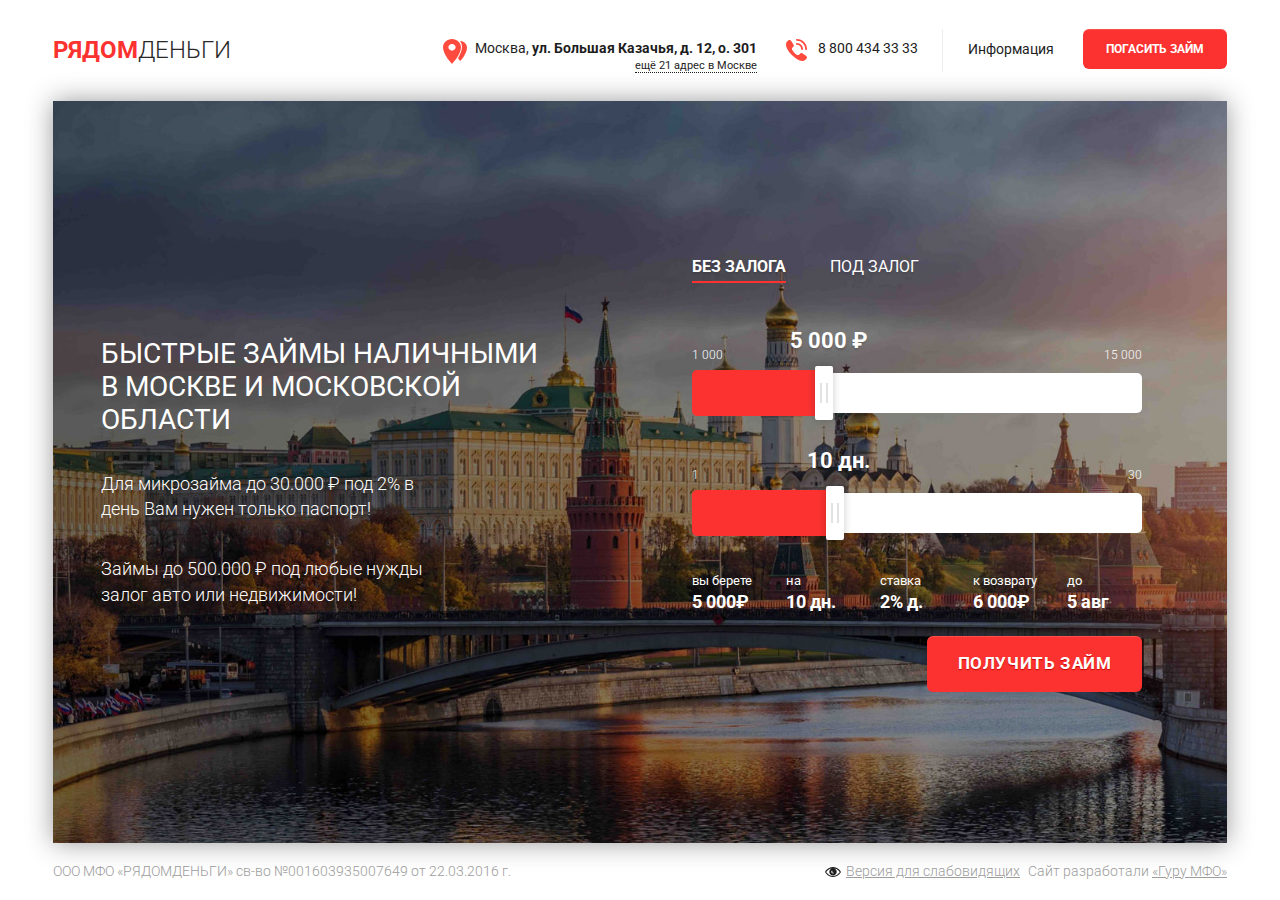
<file: develop/index.html>
<!DOCTYPE html>
<html lang="ru">
<head>
	<meta charset="UTF-8">
	<meta http-equiv="X-UA-Compatible" content="IE=edge" />
	<meta name="viewport" content="width=device-width, initial-scale=1.0">
	<title>Готовое решение - Главная</title>

	<link rel="stylesheet" href="css/styles.min.css?v=0.46">
	<link rel="stylesheet" href="theme-1/css/theme-1.min.css?v=0.1" title="theme-1">
	<!--<link rel="stylesheet" href="theme-2/css/theme-2.min.css?v=0.1" title="theme-2">-->
	<!--<link rel="stylesheet" href="theme-3/css/theme-3.min.css?v=0.1" title="theme-3">-->
	<!--<link rel="stylesheet" href="theme-4/css/theme-4.min.css?v=0.1" title="theme-4">-->
	<link href="https://fonts.googleapis.com/css?family=Roboto:300,400,700&subset=cyrillic" rel="stylesheet">
</head>
<body class="home theme-1">

	<div class="wrapper">

		<!-- HEADER :: start -->
		<header id="header" class="header header--home">

			<div class="header__left">
				<!-- LOGO :: start -->
				<div class="logo">
					<a href="index.html">
						<span class="logo__badge">
							<span class="highlight">Рядом</span>деньги
						</span>
					</a>
				</div>
				<!-- LOGO :: end -->
			</div>


			<div class="header__right">
				<!-- NAVMENU :: start -->
				<nav class="navmenu" id="nav" role="navigation" data-offset="260">

					<ul class="navmenu__list">
						<li><a href="info.html">Информация</a></li>
						<li><a href="#modal-passport" class="btn btn-primary popup-modal">Погасить займ</a></li>
					</ul>

					<div class="navmenu__contacts contacts">

						<div class="contact-item contact-item--address">
							Москва, <strong>ул. Большая Казачья, д. 12, о. 301</strong>
							<div class="text-lg-right"><small><a href="info.html#contacts" class=link-dot>ещё 21 адрес в Москве</a></small></div>
						</div>

						<div class="contact-item contact-item--phone">
							<a href="tel:8 800 434 33 33">8 800 434 33 33</a>
						</div>
					</div>

					<div class="navmenu__footer">

						<div class="svid">
							ООО МФО «РЯДОМДЕНЬГИ» св-во №001603935007649 от 22.03.2016 г.
						</div>

						<div class="developer">
							<div><a href="#poor-vision" class="poor-vision">Версия для слабовидящих</a></div>
							Сайт разработали <a href="http://sitemfo.ru/" target="_blank" rel="nofollow">Гуру МФО</a>
						</div>
					</div>

					<button type="button" class="close-btn" data-menu="nav"></button>
				</nav>
				<!-- NAVMENU :: end -->

				<!-- MENU TRIGGER :: start -->
				<div class="menu-trigger menu-trigger_header" data-menu="nav">
					<div class="menu-trigger__line"></div>
					<div class="menu-trigger__line"></div>
					<div class="menu-trigger__line"></div>
				</div>
				<!-- MENU TRIGGER :: end -->

			</div>

		</header>
		<!-- HEADER :: end -->

		<div class="cover">
			<div class="cover__inner">
				<div class="row align-items-center">
					<div class="col-lg-6">
						<!-- TEXT THEME 1 -->
						<div class="cover__text  cover__text--theme-1">
							<h1 class="cover__title">Быстрые займы наличными в москве и московской области</h1>

							<div class="cover__subtitle visible-min-tablet">
								Для микрозайма до 30.000 ₽ под 2% в день Вам нужен только паспорт!
							</div>
							<div class="cover__subtitle visible-min-tablet">
								Займы до 500.000 ₽ под любые нужды залог авто или недвижимости!
							</div>
						</div>

						<!-- TEXT THEME 2 -->
						<div class="cover__text cover__text--theme-2">
							<h1 class="cover__title">Студенческие займы без процентов!</h1>

							<div class="cover__subtitle visible-min-tablet">
								* При погашениии менее чем за 5 дней
							</div>
						</div>

						<!-- TEXT THEME 3 -->
						<div class="cover__text cover__text--theme-3">
							<h1 class="cover__title">Низкая ставка вместо фотографий счастливых людей</h1>

							<div class="cover__subtitle visible-min-tablet">
								Возьмите займ всего под 0,5% в день!
							</div>
						</div>

						<!-- TEXT THEME 4 -->
						<div class="cover__text cover__text--theme-4">
							<h1 class="cover__title">Займ, который приносит деньги!</h1>

							<div class="cover__subtitle visible-min-tablet">
								Получите Cashback 5% с каждого досрочно погашенного займа!
							</div>
						</div>
					</div>

					<div class="col-lg-6">
						<!-- TABS :: start -->
						<div id="tabs-loan" class="tab-container">
							<ul class="etab">
								<li class="tab"><a href="#tab-loan-1">Без залога</a></li>
								<li class="tab"><a href="#tab-loan-2">Под залог</a></li>
							</ul>
							<div class="panel-container">

								<!-- TAB LOAN #1 :: start -->
								<div id="tab-loan-1">

									<!-- calculate :: start -->
									<div class="calculate">
										<form method="post" action="anketa.html">
											<!-- Row 1 -->
											<div class="calculate__row">
												<div class="calculate__data">
													<div class="slider">
														<input type="text" id="money_range" class="hide" readonly="">
													</div>
												</div>
											</div>

											<!-- Row 2 -->
											<div class="calculate__row">
												<div class="calculate__data">
													<div class="slider">
														<input id="term_range" class="hide" readonly="" >
													</div>
												</div>
											</div>

											<!-- Row 3 -->
											<div class="calculate__row last">
												<div class="calculate__output output">
													<div class="output-item">
														<div class="output__title">вы берете</div>
														<div class="output__value"><span class="loan-sum">0</span>₽</div>
													</div>
													<div class="output-item">
														<div class="output__title">на</div>
														<div class="output__value"><span class="loan-term">0</span> дн.</div>
													</div>
													<div class="output-item">
														<div class="output__title">ставка</div>
														<div class="output__value"><span class="loan-percent">0</span>% д.</div>
													</div>
													<div class="output-item">
														<div class="output__title">к возврату</div>
														<div class="output__value"><span class="loan-back-money">0</span>₽</div>
													</div>
													<div class="output-item">
														<div class="output__title">до</div>
														<div class="output__value"><span class="loan-back-date">-</span></div>
													</div>
												</div>
											</div>

											<div class="calculate__row last">
												<button class="btn btn-primary calculate__button">Получить займ</button>
											</div>
										</form>
									</div>
									<!-- calculate :: end -->

								</div>
								<!-- TAB LOAN #1 :: end -->

								<!-- TAB LOAN #2 :: start -->
								<div id="tab-loan-2">
									<!-- calculate :: start -->
									<div class="calculate">
										<form method="post" action="anketa.html">
											<!-- Row 1 -->
											<div class="calculate__row">
												<div class="calculate__data">
													<div class="slider">
														<input type="text" id="money_range_on_bail" class="hide" readonly="">
													</div>
												</div>
											</div>

											<!-- Row 2 -->
											<div class="calculate__row">
												<div class="calculate__data">
													<div class="slider">
														<input id="term_range_on_bail" class="hide" readonly="" >
													</div>
												</div>
											</div>

											<!-- Row 3 -->
											<div class="calculate__row last">
												<div class="calculate__output output">
													<div class="output-item">
														<div class="output__title">вы берете</div>
														<div class="output__value"><span class="loan-sum_on-bail">0</span>₽</div>
													</div>
													<div class="output-item">
														<div class="output__title">на</div>
														<div class="output__value"><span class="loan-term_on-bail">0</span> дн.</div>
													</div>
													<div class="output-item">
														<div class="output__title">ставка</div>
														<div class="output__value"><span class="loan-percent_on-bail">0</span>% д.</div>
													</div>
													<div class="output-item">
														<div class="output__title">к возврату</div>
														<div class="output__value"><span class="loan-back-money_on-bail">0</span>₽</div>
													</div>
													<div class="output-item">
														<div class="output__title">до</div>
														<div class="output__value"><span class="loan-back-date_on-bail">-</span></div>
													</div>
												</div>
											</div>

											<div class="calculate__row last">
												<button class="btn btn-primary calculate__button">Получить займ</button>
											</div>
										</form>
									</div>
									<!-- calculate :: end -->
								</div>
								<!-- TAB LOAN #2 :: end -->
							</div>
						</div>
						<!-- TABS :: end -->
					</div>

					<div class="col-12 visible-max-tablet">
						<!-- TEXT BELOW THEME 1-->
						<div class="cover__text-below cover__text-below--theme-1">
							<div class="cover__subtitle">
								Для микрозайма до 30.000 ₽ под 2% в день Вам нужен только паспорт!
							</div>
							<div class="cover__subtitle">
								Займы до 500.000 ₽ под любые нужды залог авто или недвижимости!
							</div>
						</div>

						<!-- TEXT BELOW THEME 2-->
						<div class="cover__text-below cover__text-below--theme-2">
							<div class="cover__subtitle">
								* При погашениии менее чем за 5 дней
							</div>
						</div>

						<!-- TEXT BELOW THEME 3-->
						<div class="cover__text-below cover__text-below--theme-3">
							<div class="cover__subtitle">
								Возьмите займ всего под 0,5% в день!
							</div>
						</div>

						<!-- TEXT BELOW THEME 4-->
						<div class="cover__text-below cover__text-below--theme-4">
							<div class="cover__subtitle">
								Получите Cashback 5% с каждого досрочно погашенного займа!
							</div>
						</div>

					</div>
				</div>
			</div>
		</div>

		<footer class="footer footer--home">
			<div class="footer__left">
				ООО МФО «РЯДОМДЕНЬГИ» св-во №001603935007649 от 22.03.2016 г.
			</div>
			<div class="footer__right">
				<a href="#poor-vision" class="poor-vision">Версия для слабовидящих</a>
				Сайт разработали <a href="http://sitemfo.ru" target="_blank" rel="nofollow">«Гуру МФО»</a>
			</div>
		</footer>
	</div><!-- .wrapper -->

	<!-- POPUP PASSPORT :: start -->
	<div id="modal-passport" class="mpf-popup mpf-popup--small mfp-hide">
		<div class="popup">

			<p class="font-light text-center">Введите, пожалуйста, свой паспорт и номер договора.</p>

			<form action="#" id="form-passport" class="form-popup form-passport">
				<div class="form__field">
					<input name="passport_serial" type="tel" class="popup__input" required="" placeholder="Серия и номер паспорта">
				</div>
				<div class="form__field">
					<input type="text" name="treaty" class="popup__input" required="" placeholder="Номер договора">
				</div>
				<button class="btn btn-primary">Войти</button>
			</form>
		</div>
	</div>
	<!-- POPUP PASSPORT:: end -->

    <!-- POPUP SMS :: start -->
    <div id="modal-sms" class="mpf-popup mpf-popup--small mfp-hide">
        <div class="popup">

            <p class="font-light text-center">Введите, пожалуйста, СМС-код, который мы отправили на номер <span class="font-regular nowrap insert-phone">+7 917 321 04 84</span></p>

            <form action="#" id="form-sms" class="form-popup form-sms">
                <div class="form__field">
                    <div class="form__field form__field--inline text-center">
						<input type="text" name="sms_code" class="popup__input" placeholder="Код из СМС" autocomplete="off">
                    </div>
                    <span class="timer" id="confirm_timer">00:30</span>
                </div>

                <button class="btn btn-primary">Подтвердить</button>
                <div class="text-center" style="margin-top: 10px;"><small><button class="resend_code disabled btn-link" disabled>Отправить код еще раз</button></small></div>
            </form>
        </div>
    </div>
    <!-- POPUP SMS:: end -->

	<!-- POPUP SIGN IN :: start -->
	<div id="modal-sign-in" class="mpf-popup mpf-popup--small mfp-hide">
		<div class="popup text-center">

			<p class="font-light">Для входа в личный кабинет введите Ваш мобильный телефон</p>

			<form action="#" id="form-sign-in" class="form-popup form-sign">
				<div class="form__field">
					<div class="form__field text-center">
						<input type="tel" name="phone" id="phone_login" class="popup__input" placeholder="номер вашего телефона" required="">
					</div>
				</div>

				<button class="btn btn-primary">Войти</button>
			</form>
		</div>
	</div>
	<!-- POPUP SIGN IN :: end -->

	<!-- POPUP REPAY LOAN :: start -->
	<div id="modal-repay" class="mpf-popup mpf-popup--small mfp-hide">
		<div class="popup text-center">

			<p class="font-light">Вы вошли как</p>
			<p><strong>Иванов Сергей Иванович</strong></p>

			<div class="popup__center">
				<p class="font-light">К возврату сегодня</p>
				<p><strong class="repay-sum">6500,<span>00₽</span></strong></p>
			</div>

			<button class="btn btn-primary" onclick="location.href='#lk.html'; alert('Погашено! \nИли редирект на другую страницу.');">Погасить сейчас</button>
			<div class="popup__footer">
				<ul class="list-cards">
					<li><img src="img/maestro.png" alt=""></li>
					<li><img src="img/mc.png" alt=""></li>
					<li><img src="img/mir.png" alt=""></li>
					<li><img src="img/visa.png" alt=""></li>
				</ul>
			</div>
		</div>
	</div>
	<!-- POPUP REPAY LOAN :: end -->

	<!-- Common scripts -->
	<script src="js/jquery-3.2.1.min.js"></script>
	<script src="js/responsive-menu.min.js"></script>
    <script src="js/jquery.magnific-popup.min.js"></script>
    <script src="js/jquery.validate.min.js"></script>
    <script src="js/jquery.inputmask.min.js"></script>
    <script src="js/jquery.countdown.min.js"></script>
    <script src="js/jquery.lazylinepainter-1.5.1.min.js"></script>
    <script src="js/rAF-polyfil.min.js"></script>
    <script src="js/common.min.js?v=0.2"></script>

	<!-- Specific scripts for current page-->
	<script src="js/jquery.easytabs.min.js"></script>
	<script src="js/ion.rangeSlider.min.js"></script>
    <script src="js/home.min.js?v=0.2"></script>

</body>
</html>
</file>
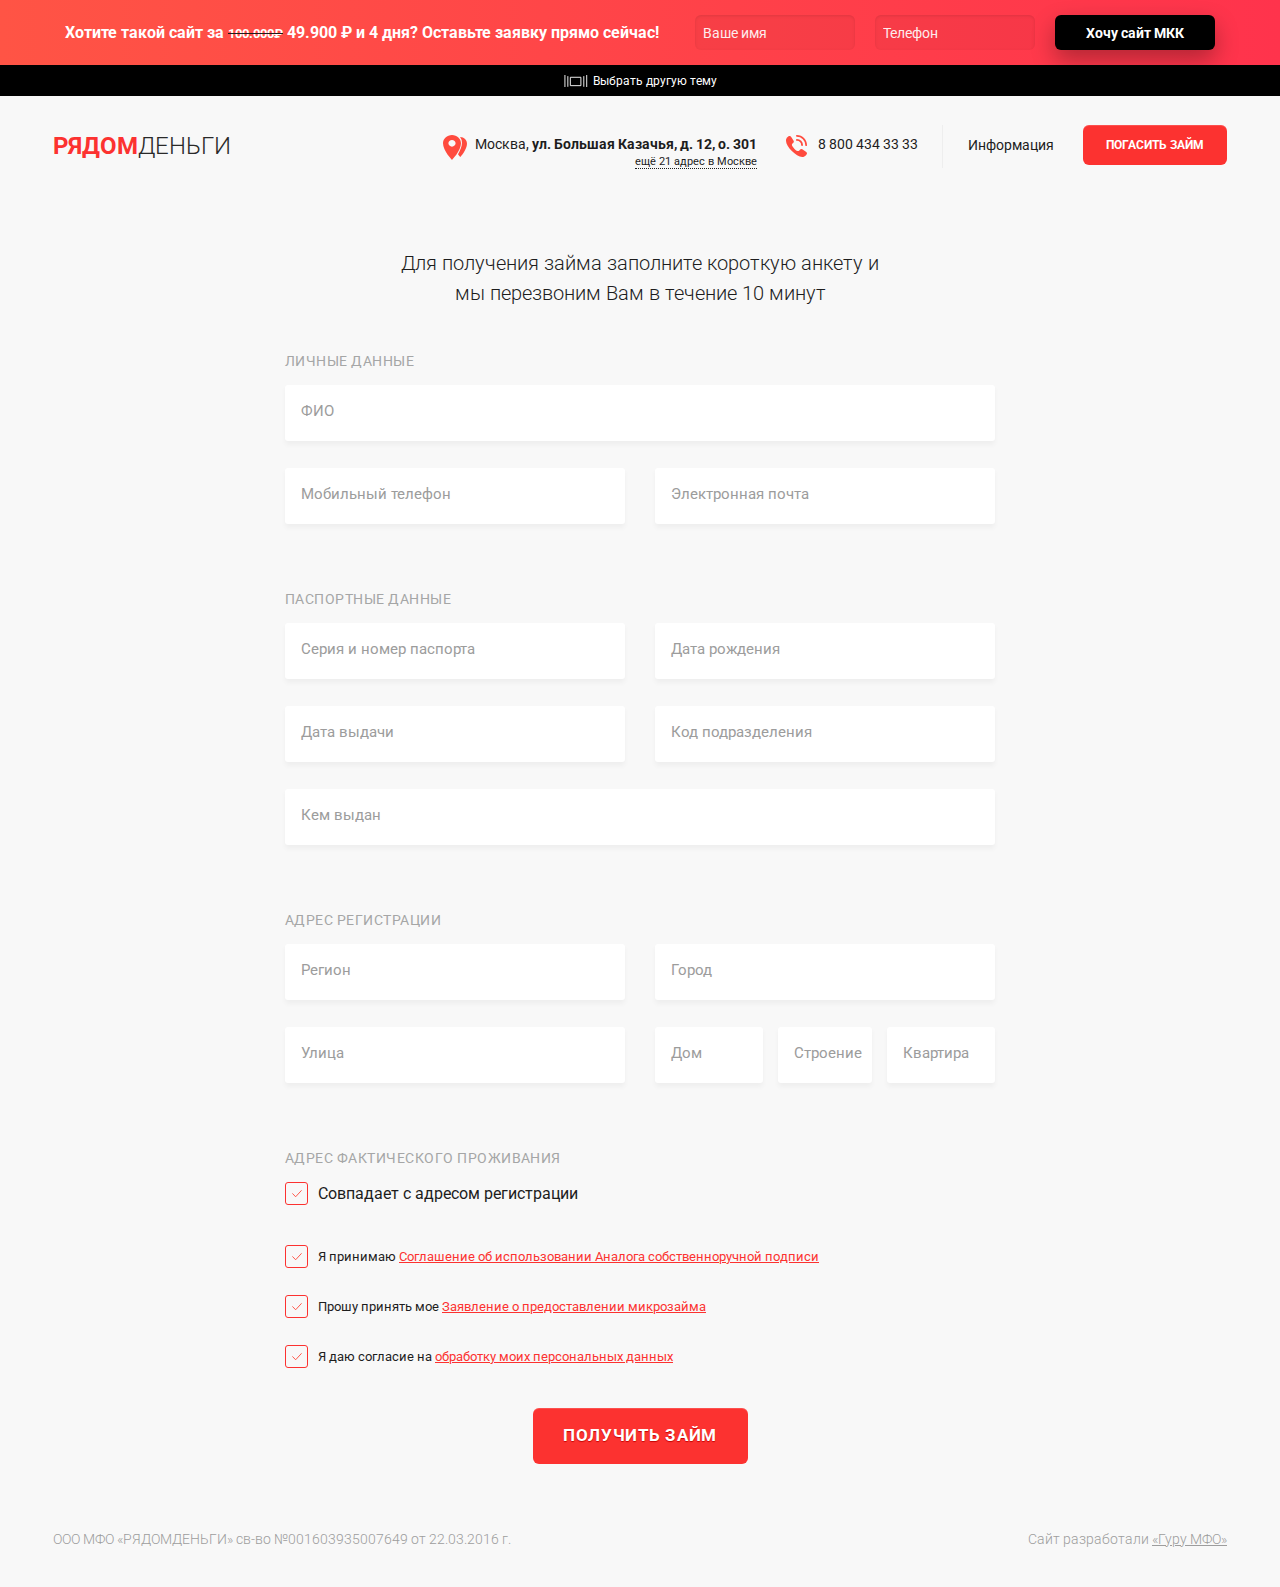
<file: develop/anketa-demo.html>
<!DOCTYPE html>
<html lang="ru">
<head>
	<meta charset="UTF-8">
	<meta http-equiv="X-UA-Compatible" content="IE=edge" />
	<meta name="viewport" content="width=device-width, initial-scale=1.0">
	<title>Готовое решение - Анкета</title>

	<link rel="stylesheet" href="css/styles.min.css?v=0.46">
	<link rel="stylesheet" href="theme-1/css/theme-1.min.css?v=0.1" title="theme-1">
	<link rel="stylesheet" href="theme-2/css/theme-2.min.css?v=0.1" title="theme-2">
	<link rel="stylesheet" href="theme-3/css/theme-3.min.css?v=0.1" title="theme-3">
	<link rel="stylesheet" href="theme-4/css/theme-4.min.css?v=0.1" title="theme-4">
	<link href="https://fonts.googleapis.com/css?family=Roboto:300,400,700&subset=cyrillic" rel="stylesheet">
</head>
<body class="dark">

	<div class="wrapper">
		<!-- TOP BAR WITH FORM :: start -->
		<div class="top-bar">
			<div class="top-bar__text">
				Хотите такой сайт за <small><strong class="strike"><span>100.000₽</span></strong></small> 49.900 ₽ и 4 дня? Оставьте заявку прямо сейчас!
			</div>
			<div class="top-bar__text--mobile">
				Хочу такой сайт
			</div>
			<form action="" id="top-bar-form" class="top-bar__form">
				<div class="top-bar__form_close">&times;</div>
				<div class="top-bar__field">
					<input type="text" name="top_bar_username" class="top-bar__input" placeholder="Ваше имя" required="">
				</div>
				<div class="top-bar__field">
					<input type="tel" name="top_bar_phone" class="top-bar__input" placeholder="Телефон" required="">
				</div>
				<div class="top-bar__field">
					<input type="hidden" name="theme" value="">

					<button class="btn top-bar__button">
						<span class="default">Хочу сайт МКК</span>
						<span class="sent" id="sent-1"></span>
						<span class="loading"><span>.</span><span>.</span><span>.</span></span>
						<span class="error-send">Ошибка</span>
					</button>
					<button class="btn top-bar__button top-bar__button--mobile">
						<span class="default">Оставить заявку</span>
						<span class="sent" id="sent-2"></span>
						<span class="loading"><span>.</span><span>.</span><span>.</span></span>
						<span class="error-send">Ошибка</span>
					</button>
				</div>

			</form>
		</div>
		<!-- TOP BAR WITH FORM :: end -->

		<!-- TOP PANEL WITH THEMES :: start-->
		<div class="top-panel">

			<div class="top-panel__inner">
				<div class="top-panel__title">Посмотрите яркие примеры реализации готового решения!</div>

				<div class="top-panel__items themes">
					<div class="theme-item styleswitch" rel="theme-1">
						<div class="theme-item__img">
							<img src="img/preview-theme-1.jpg" alt="Статусный">
						</div>
						<div class="theme-item__title">Статусный</div>
					</div>

					<div class="theme-item styleswitch" rel="theme-2">
						<div class="theme-item__img">
							<img src="img/preview-theme-2.jpg" alt="Беззаботный">
						</div>
						<div class="theme-item__title">Беззаботный</div>
					</div>

					<div class="theme-item styleswitch" rel="theme-3">
						<div class="theme-item__img">
							<img src="img/preview-theme-3.jpg" alt="Предсказуемый">
						</div>
						<div class="theme-item__title">Предсказуемый</div>
					</div>

					<div class="theme-item styleswitch" rel="theme-4">
						<div class="theme-item__img">
							<img src="img/preview-theme-4.jpg" alt="Бунтарь">
						</div>
						<div class="theme-item__title">Бунтарь</div>
					</div>
				</div>

				<a href="//sitemfo.ru" class="top-panel__exit">Выйти <br>из демо-режима</a>
			</div>

			<div class="top-panel__trigger"><span class="icon-theme"></span><span class="text">Выбрать другую тему</span></div>
		</div>
		<!-- TOP PANEL WITH THEMES :: end -->

		<!-- HEADER :: start -->
		<header id="header" class="header">

			<div class="header__left">
				<!-- LOGO :: start -->
				<div class="logo">
					<a href="index-demo.html">
						<span class="logo__badge">
							<span class="highlight">Рядом</span>деньги
						</span>
					</a>
				</div>
				<!-- LOGO :: end -->
			</div>


			<div class="header__right">
				<!-- NAVMENU :: start -->
				<nav class="navmenu" id="nav" role="navigation" data-offset="260">

					<ul class="navmenu__list">
						<li><a href="info-demo.html">Информация</a></li>
						<li><a href="#modal-passport" class="btn btn-primary popup-modal">Погасить займ</a></li>
					</ul>

					<div class="navmenu__contacts contacts">

						<div class="contact-item contact-item--address">
							Москва, <strong>ул. Большая Казачья, д. 12, о. 301</strong>
							<div class="text-lg-right"><small><a href="info-demo.html#contacts" class=link-dot>ещё 21 адрес в Москве</a></small></div>
						</div>

						<div class="contact-item contact-item--phone">
							<a href="tel:8 800 434 33 33">8 800 434 33 33</a>
						</div>
					</div>

					<div class="navmenu__footer">

						<div class="svid">
							ООО МФО «РЯДОМДЕНЬГИ» св-во №001603935007649 от 22.03.2016 г.
						</div>

						<div class="developer">
							Сайт разработали <a href="http://sitemfo.ru/" target="_blank" rel="nofollow">Гуру МФО</a>
						</div>
					</div>

					<button type="button" class="close-btn" data-menu="nav"></button>
				</nav>
				<!-- NAVMENU :: end -->

				<!-- MENU TRIGGER :: start -->
				<div class="menu-trigger menu-trigger_header" data-menu="nav">
					<div class="menu-trigger__line"></div>
					<div class="menu-trigger__line"></div>
					<div class="menu-trigger__line"></div>
				</div>
				<!-- MENU TRIGGER :: end -->

			</div>

		</header>
		<!-- HEADER :: end -->

		<main role="main" class="wrap">
			<h1 class="sub-title sub-title--anketa">Для получения займа заполните короткую анкету и мы перезвоним Вам в течение 10 минут</h1>

			<form action="" method="post" id="form" class="form">

				<div class="form__box">
					<div class="form__title">Личные данные</div>

					<div class="row">
						<div class="col-12">
							<div class="form__field">
								<input type="text" name="lastname" class="form__input" required="">
								<span class="form__placeholder">ФИО</span>
							</div>
						</div>
					</div>

					<div class="row">
						<div class="col-sm-12 col-md-6">
							<div class="form__field">
								<input type="tel" name="phone" class="form__input" required="">
								<span class="form__placeholder">Мобильный телефон</span>
							</div>
						</div>

						<div class="col-sm-12 col-md-6">
							<div class="form__field">
								<input type="email" name="email" class="form__input" required="">
								<span class="form__placeholder">Электронная почта</span>
							</div>
						</div>
					</div>
				</div>

				<div class="form__box">
					<div class="form__title">Паспортные данные</div>

					<div class="row">
						<div class="col-sm-12 col-md-6">
							<div class="form__field">
								<input name="passport_serial" type="tel" class="form__input" required="">
								<span class="form__placeholder">Серия и номер паспорта</span>
							</div>
						</div>

						<div class="col-sm-12 col-md-6">
							<div class="form__field">
								<input type="tel" name="birth" class="form__input calendar" required="">
								<span class="form__placeholder">Дата рождения</span>
							</div>
						</div>

						<div class="col-sm-12 col-md-6">
							<div class="form__field">
								<input name="passport_date" type="tel" class="form__input" required="">
								<span class="form__placeholder">Дата выдачи</span>
							</div>
						</div>

						<div class="col-sm-12 col-md-6">
							<div class="form__field">
								<input name="subdivision_code" type="tel" class="form__input" required="">
								<span class="form__placeholder">Код подразделения</span>
							</div>
						</div>

						<div class="col-sm-12">
							<div class="form__field">
								<input name="passport_issued" type="text" class="form__input" required="">
								<span class="form__placeholder">Кем выдан</span>
							</div>
						</div>
					</div>
				</div>

				<div class="form__box">
					<div class="form__title">Адрес регистрации</div>

					<div class="row">
						<div class="col-sm-12 col-md-6">
							<div class="form__field">
								<input name="region" type="text" class="form__input" required="">
								<span class="form__placeholder">Регион</span>
							</div>
						</div>

						<div class="col-sm-12 col-md-6">
							<div class="form__field">
								<input name="city" type="text" class="form__input" required="">
								<span class="form__placeholder">Город</span>
							</div>
						</div>

						<div class="col-sm-12 col-md-6">
							<div class="form__field">
								<input name="street" type="text" class="form__input" required="">
								<span class="form__placeholder">Улица</span>
							</div>
						</div>

						<div class="col-sm-12 col-md-6">
							<div class="row row__three">
								<div class="col-sm-4">
									<div class="form__field">
										<input name="house" type="tel" class="form__input" required="">
										<span class="form__placeholder">Дом</span>
									</div>
								</div>
								<div class="col-sm-4">
									<div class="form__field">
										<input name="housing" type="tel" class="form__input">
										<span class="form__placeholder">Строение</span>
									</div>
								</div>
								<div class="col-sm-4">
									<div class="form__field">
										<input name="room" type="tel" class="form__input">
										<span class="form__placeholder">Квартира</span>
									</div>
								</div>
							</div>
						</div>
					</div>
				</div>

				<div class="form__box">
					<div class="form__title">Адрес фактического проживания</div>

					<div class="form__field">
						<input name="sync" id="sync" type="checkbox" class="form__checkbox" checked="" required="">
						<label for="sync" class="form__check__label">
							<span class="chbox_cell"><span class="chbox_bd"></span></span>
							<span class="chbox_cell">Совпадает с адресом регистрации</span>
						</label>
					</div>
				</div>

				<div class="form__box form__box_dark" id="address-sync" style="display: none;">
					<div class="form__title">Адрес проживания</div>

					<div class="row">
						<div class="col-sm-12 col-md-6">
							<div class="form__field">
								<input name="region_2" type="text" class="form__input" required="">
								<span class="form__placeholder">Регион</span>
							</div>
						</div>

						<div class="col-sm-12 col-md-6">
							<div class="form__field">
								<input name="city_2" type="text" class="form__input" required="">
								<span class="form__placeholder">Город</span>
							</div>
						</div>

						<div class="col-sm-12 col-md-6">
							<div class="form__field">
								<input name="street_2" type="text" class="form__input" required="">
								<span class="form__placeholder">Улица</span>
							</div>
						</div>

						<div class="col-sm-12 col-md-6">
							<div class="row row__three">
								<div class="col-sm-4">
									<div class="form__field">
										<input name="house_2" type="tel" class="form__input" required="">
										<span class="form__placeholder">Дом</span>
									</div>
								</div>
								<div class="col-sm-4">
									<div class="form__field">
										<input name="housing_2" type="tel" class="form__input">
										<span class="form__placeholder">Строение</span>
									</div>
								</div>
								<div class="col-sm-4">
									<div class="form__field">
										<input name="room_2" type="tel" class="form__input">
										<span class="form__placeholder">Квартира</span>
									</div>
								</div>
							</div>
						</div>
					</div>
				</div>

				<div class="form__box form__box--check">
					<div class="form__field">
						<input name="agree_1" id="agree_1" type="checkbox" class="form__checkbox" checked="" required="">
						<label for="agree_1" class="form__check__label">
							<span class="chbox_cell"><span class="chbox_bd"></span></span>
							<span class="chbox_cell">Я принимаю <a href="#">Соглашение об использовании Аналога собственноручной подписи</a></span>
						</label>
					</div>

					<div class="form__field">
						<input name="agree_3" id="agree_3" type="checkbox" class="form__checkbox" checked="" required="">
						<label for="agree_3" class="form__check__label">
							<span class="chbox_cell"><span class="chbox_bd"></span></span>
							<span class="chbox_cell">Прошу принять мое <a href="#">Заявление о предоставлении микрозайма</a></span>
						</label>
					</div>

					<div class="form__field">
						<input name="agree_4" id="agree_4" type="checkbox" class="form__checkbox" checked="" required="">
						<label for="agree_4" class="form__check__label">
							<span class="chbox_cell"><span class="chbox_bd"></span></span>
							<span class="chbox_cell">Я даю согласие на <a href="#">обработку моих персональных данных</a></span>
						</label>
					</div>
				</div>

				<div class="form__box form__box--act">
					<div class="form__field text-center">
						<button type="submit" name="submit_anketa" class="btn btn-primary btn-large">Получить займ</button>
					</div>
				</div>
			</form>
		</main>


		<footer class="footer">
			<div class="footer__left">
				ООО МФО «РЯДОМДЕНЬГИ» св-во №001603935007649 от 22.03.2016 г.
			</div>
			<div class="footer__right">
				Сайт разработали <a href="http://sitemfo.ru" target="_blank" rel="nofollow">«Гуру МФО»</a>
			</div>
		</footer>
	</div>

	<!-- POPUP PASSPORT :: start -->
	<div id="modal-passport" class="mpf-popup mpf-popup--small mfp-hide">
		<div class="popup">

			<p class="font-light text-center">Введите, пожалуйста, свой паспорт и номер договора.</p>

			<form action="#" id="form-passport" class="form-popup form-passport">
				<div class="form__field">
					<input name="passport_serial" type="tel" class="popup__input" required="" placeholder="Серия и номер паспорта">
				</div>
				<div class="form__field">
					<input type="text" name="treaty" class="popup__input" required="" placeholder="Номер договора">
				</div>

				<button class="btn btn-primary">Войти</button>
			</form>
		</div>
	</div>
	<!-- POPUP PASSPORT:: end -->


	<!-- POPUP SMS :: start -->
	<div id="modal-sms-anketa" class="mpf-popup mpf-popup--small mfp-hide">
		<div class="popup">

			<p class="font-light text-center">Введите, пожалуйста, СМС-код, который мы отправили на номер <span class="font-regular nowrap insert-phone">+7 917 321 04 84</span></p>

			<form action="#" id="form-sms-anketa" class="form-popup form-sms">
				<div class="form__field">
					<div class="form__field form__field--inline text-center">
						<input type="text" name="sms_code" class="popup__input" placeholder="Код из СМС" autocomplete="off">
					</div>
					<span class="timer" id="confirm_timer">00:30</span>
				</div>

				<button class="btn btn-primary">Подтвердить</button>
				<div class="text-center" style="margin-top: 10px;"><small><button class="resend_code disabled btn-link" disabled>Отправить код еще раз</button></small></div>
			</form>
		</div>
	</div>
	<!-- POPUP SMS:: end -->

	<!-- POPUP SUCCESS :: start -->
	<div id="modal-success" class="mpf-popup mfp-hide">
		<div class="popup text-center">
			<div class="popup__icon success"></div>

			<p><strong>Мы уже рассматриваем Вашу анкету!</strong></p>
			<p class="font-light">Наш менеджер свяжется с Вами в ближайшее время.</p>

			<a href="index-demo.html" class="btn btn-primary">на главную</a>
		</div>
	</div>
	<!-- POPUP SUCCESS:: end -->

	<!-- POPUP SIGN IN :: start -->
	<div id="modal-sign-in" class="mpf-popup mpf-popup--small mfp-hide">
		<div class="popup text-center">

			<p class="font-light">Для входа в личный кабинет введите Ваш мобильный телефон</p>

			<form action="#" id="form-sign-in" class="form-popup form-sign">
				<div class="form__field">
					<div class="form__field text-center">
						<input type="tel" name="phone" id="phone_login" class="popup__input" placeholder="номер вашего телефона" required="">
					</div>
				</div>

				<button class="btn btn-primary">Войти</button>
			</form>
		</div>
	</div>
	<!-- POPUP SIGN IN :: end -->

	<!-- POPUP REPAY LOAN :: start -->
	<div id="modal-repay" class="mpf-popup mpf-popup--small mfp-hide">
		<div class="popup text-center">

			<p class="font-light">Вы вошли как</p>
			<p><strong>Иванов Сергей Иванович</strong></p>

			<div class="popup__center">
				<p class="font-light">К возврату сегодня</p>
				<p><strong class="repay-sum">6500,<span>00₽</span></strong></p>
			</div>

			<button class="btn btn-primary">Погасить сейчас</button>
			<div class="popup__footer">
				<ul class="list-cards">
					<li><img src="img/maestro.png" alt=""></li>
					<li><img src="img/mc.png" alt=""></li>
					<li><img src="img/mir.png" alt=""></li>
					<li><img src="img/visa.png" alt=""></li>
				</ul>
			</div>
		</div>
	</div>
	<!-- POPUP REPAY LOAN :: end -->


	<!-- Common scripts -->
	<script src="js/jquery-3.2.1.min.js"></script>
	<script src="js/responsive-menu.min.js"></script>
	<script src="js/jquery.magnific-popup.min.js"></script>
	<script src="js/jquery.validate.min.js"></script>
	<script src="js/jquery.inputmask.min.js"></script>
	<script src="js/jquery.countdown.min.js"></script>
	<script src="js/jquery.lazylinepainter-1.5.1.min.js"></script>
	<script src="js/rAF-polyfil.min.js"></script>
	<script src="js/common.min.js?v=0.2"></script>
	<script src="js/styleswitcher.min.js"></script>

	<!-- Specific scripts for current page-->
	<script src="js/anketa.min.js?v=0.2"></script>

</body>
</html>
</file>
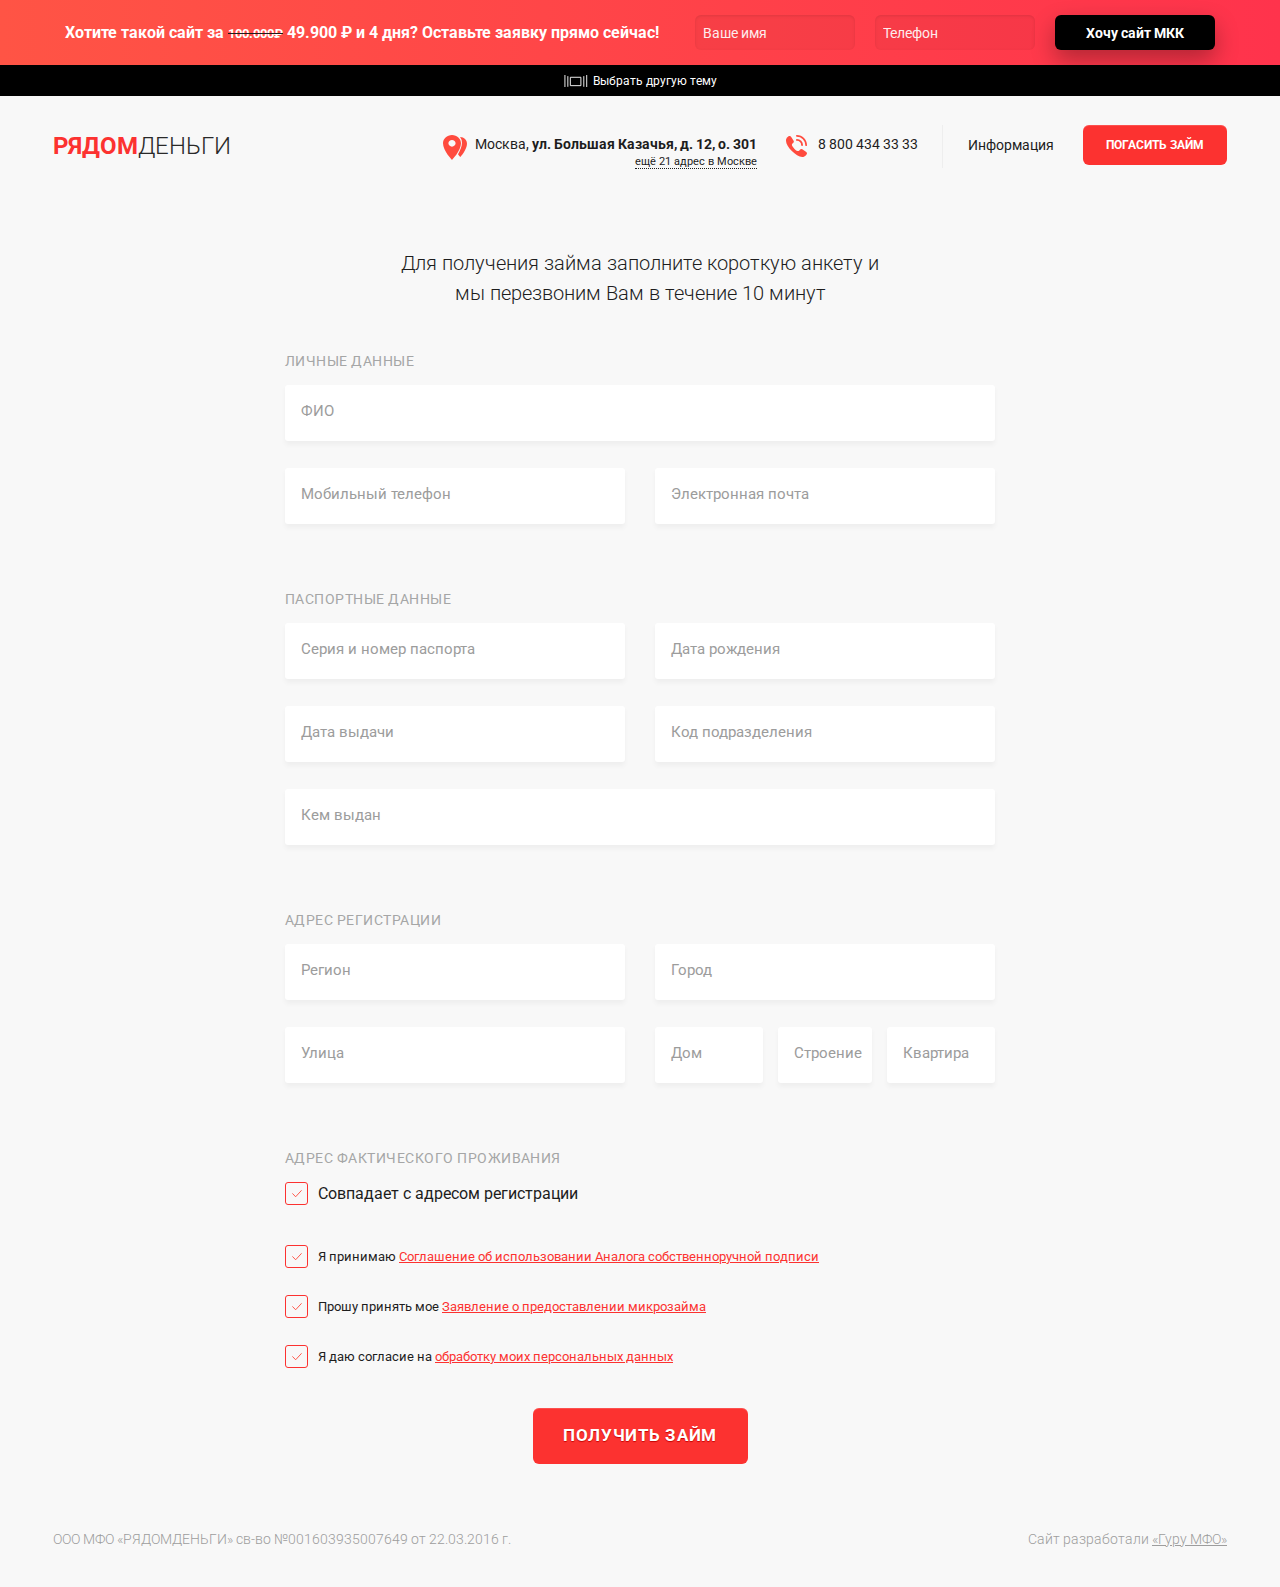
<file: develop/anketa-sign-default.html>
<!DOCTYPE html>
<html lang="ru">
<head>
	<meta charset="UTF-8">
	<meta http-equiv="X-UA-Compatible" content="IE=edge" />
	<meta name="viewport" content="width=device-width, initial-scale=1.0">
	<title>Готовое решение - Анкета</title>

	<link rel="stylesheet" href="css/styles.min.css?v=0.46">
	<link rel="stylesheet" href="theme-1/css/theme-1.min.css?v=0.1" title="theme-1">
	<link rel="stylesheet" href="theme-2/css/theme-2.min.css?v=0.1" title="theme-2">
	<link rel="stylesheet" href="theme-3/css/theme-3.min.css?v=0.1" title="theme-3">
	<link rel="stylesheet" href="theme-4/css/theme-4.min.css?v=0.1" title="theme-4">
	<link href="https://fonts.googleapis.com/css?family=Roboto:300,400,700&subset=cyrillic" rel="stylesheet">
</head>
<body class="dark">

	<div class="wrapper">

		<!-- TOP BAR WITH FORM :: start -->
		<div class="top-bar">
			<div class="top-bar__text">
				Хотите такой сайт за <small><strong class="strike"><span>100.000₽</span></strong></small> 49.900 ₽ и 4 дня? Оставьте заявку прямо сейчас!
			</div>
			<div class="top-bar__text--mobile">
				Хочу такой сайт
			</div>
			<form action="" id="top-bar-form" class="top-bar__form">
				<div class="top-bar__form_close">&times;</div>
				<div class="top-bar__field">
					<input type="text" name="top_bar_username" class="top-bar__input" placeholder="Ваше имя" required="">
				</div>
				<div class="top-bar__field">
					<input type="tel" name="top_bar_phone" class="top-bar__input" placeholder="Телефон" required="">
				</div>
				<div class="top-bar__field">
					<input type="hidden" name="theme" value="">

					<button class="btn top-bar__button">
						<span class="default">Хочу сайт МКК</span>
						<span class="sent" id="sent-1"></span>
						<span class="loading"><span>.</span><span>.</span><span>.</span></span>
						<span class="error-send">Ошибка</span>
					</button>
					<button class="btn top-bar__button top-bar__button--mobile">
						<span class="default">Оставить заявку</span>
						<span class="sent" id="sent-2"></span>
						<span class="loading"><span>.</span><span>.</span><span>.</span></span>
						<span class="error-send">Ошибка</span>
					</button>
				</div>

			</form>
		</div>
		<!-- TOP BAR WITH FORM :: end -->

		<!-- TOP PANEL WITH THEMES :: start-->
		<div class="top-panel">

			<div class="top-panel__inner">
				<div class="top-panel__title">Посмотрите яркие примеры реализации готового решения!</div>

				<div class="top-panel__items themes">
					<div class="theme-item styleswitch" rel="theme-1">
						<div class="theme-item__img">
							<img src="img/preview-theme-1.jpg" alt="Статусный">
						</div>
						<div class="theme-item__title">Статусный</div>
					</div>

					<div class="theme-item styleswitch" rel="theme-2">
						<div class="theme-item__img">
							<img src="img/preview-theme-2.jpg" alt="Беззаботный">
						</div>
						<div class="theme-item__title">Беззаботный</div>
					</div>

					<div class="theme-item styleswitch" rel="theme-3">
						<div class="theme-item__img">
							<img src="img/preview-theme-3.jpg" alt="Предсказуемый">
						</div>
						<div class="theme-item__title">Предсказуемый</div>
					</div>

					<div class="theme-item styleswitch" rel="theme-4">
						<div class="theme-item__img">
							<img src="img/preview-theme-4.jpg" alt="Бунтарь">
						</div>
						<div class="theme-item__title">Бунтарь</div>
					</div>
				</div>

				<a href="//sitemfo.ru" class="top-panel__exit">Выйти <br>из демо-режима</a>
			</div>

			<div class="top-panel__trigger"><span class="icon-theme"></span><span class="text">Выбрать другую тему</span></div>
		</div>
		<!-- TOP PANEL WITH THEMES :: end -->

		<!-- HEADER :: start -->
		<header id="header" class="header">

			<div class="header__left">
				<!-- LOGO :: start -->
				<div class="logo">
					<a href="index-sign-default.html">
						<span class="logo__badge">
							<span class="highlight">Рядом</span>деньги
						</span>
					</a>
				</div>
				<!-- LOGO :: end -->
			</div>

			<div class="header__right">
				<!-- NAVMENU :: start -->
				<nav class="navmenu" id="nav" role="navigation" data-offset="260">

					<ul class="navmenu__list">
						<li><a href="info-sign-default.html">Информация</a></li>
						<li><a href="#modal-sign-in" class="btn btn-primary popup-modal">Погасить займ</a></li>
					</ul>

					<div class="navmenu__contacts contacts">

						<div class="contact-item contact-item--address">
							Москва, <strong>ул. Большая Казачья, д. 12, о. 301</strong>
							<div class="text-lg-right"><small><a href="info-sign-default.html#contacts" class=link-dot>ещё 21 адрес в Москве</a></small></div>
						</div>

						<div class="contact-item contact-item--phone">
							<a href="tel:8 800 434 33 33">8 800 434 33 33</a>
						</div>
					</div>

					<div class="navmenu__footer">

						<div class="svid">
							ООО МФО «РЯДОМДЕНЬГИ» св-во №001603935007649 от 22.03.2016 г.
						</div>

						<div class="developer">
							Сайт разработали <a href="http://sitemfo.ru/" target="_blank" rel="nofollow">Гуру МФО</a>
						</div>
					</div>

					<button type="button" class="close-btn" data-menu="nav"></button>
				</nav>
				<!-- NAVMENU :: end -->

				<!-- MENU TRIGGER :: start -->
				<div class="menu-trigger menu-trigger_header" data-menu="nav">
					<div class="menu-trigger__line"></div>
					<div class="menu-trigger__line"></div>
					<div class="menu-trigger__line"></div>
				</div>
				<!-- MENU TRIGGER :: end -->

			</div>

		</header>
		<!-- HEADER :: end -->

		<main role="main" class="wrap">
			<h1 class="sub-title sub-title--anketa">Для получения займа заполните короткую анкету и мы перезвоним Вам в течение 10 минут</h1>

			<form action="" method="post" id="form" class="form">

				<div class="form__box">
					<div class="form__title">Личные данные</div>

					<div class="row">
						<div class="col-12">
							<div class="form__field">
								<input type="text" name="lastname" class="form__input" required="">
								<span class="form__placeholder">ФИО</span>
							</div>
						</div>
					</div>

					<div class="row">
						<div class="col-sm-12 col-md-6">
							<div class="form__field">
								<input type="tel" name="phone" class="form__input" required="">
								<span class="form__placeholder">Мобильный телефон</span>
							</div>
						</div>

						<div class="col-sm-12 col-md-6">
							<div class="form__field">
								<input type="email" name="email" class="form__input" required="">
								<span class="form__placeholder">Электронная почта</span>
							</div>
						</div>
					</div>
				</div>

				<div class="form__box">
					<div class="form__title">Паспортные данные</div>

					<div class="row">
						<div class="col-sm-12 col-md-6">
							<div class="form__field">
								<input name="passport_serial" type="tel" class="form__input" required="">
								<span class="form__placeholder">Серия и номер паспорта</span>
							</div>
						</div>

						<div class="col-sm-12 col-md-6">
							<div class="form__field">
								<input type="tel" name="birth" class="form__input calendar" required="">
								<span class="form__placeholder">Дата рождения</span>
							</div>
						</div>

						<div class="col-sm-12 col-md-6">
							<div class="form__field">
								<input name="passport_date" type="tel" class="form__input" required="">
								<span class="form__placeholder">Дата выдачи</span>
							</div>
						</div>

						<div class="col-sm-12 col-md-6">
							<div class="form__field">
								<input name="subdivision_code" type="tel" class="form__input" required="">
								<span class="form__placeholder">Код подразделения</span>
							</div>
						</div>

						<div class="col-sm-12">
							<div class="form__field">
								<input name="passport_issued" type="text" class="form__input" required="">
								<span class="form__placeholder">Кем выдан</span>
							</div>
						</div>
					</div>
				</div>

				<div class="form__box">
					<div class="form__title">Адрес регистрации</div>

					<div class="row">
						<div class="col-sm-12 col-md-6">
							<div class="form__field">
								<input name="region" type="text" class="form__input" required="">
								<span class="form__placeholder">Регион</span>
							</div>
						</div>

						<div class="col-sm-12 col-md-6">
							<div class="form__field">
								<input name="city" type="text" class="form__input" required="">
								<span class="form__placeholder">Город</span>
							</div>
						</div>

						<div class="col-sm-12 col-md-6">
							<div class="form__field">
								<input name="street" type="text" class="form__input" required="">
								<span class="form__placeholder">Улица</span>
							</div>
						</div>

						<div class="col-sm-12 col-md-6">
							<div class="row row__three">
								<div class="col-sm-4">
									<div class="form__field">
										<input name="house" type="tel" class="form__input" required="">
										<span class="form__placeholder">Дом</span>
									</div>
								</div>
								<div class="col-sm-4">
									<div class="form__field">
										<input name="housing" type="tel" class="form__input">
										<span class="form__placeholder">Строение</span>
									</div>
								</div>
								<div class="col-sm-4">
									<div class="form__field">
										<input name="room" type="tel" class="form__input">
										<span class="form__placeholder">Квартира</span>
									</div>
								</div>
							</div>
						</div>
					</div>
				</div>

				<div class="form__box">
					<div class="form__title">Адрес фактического проживания</div>

					<div class="form__field">
						<input name="sync" id="sync" type="checkbox" class="form__checkbox" checked="" required="">
						<label for="sync" class="form__check__label">
							<span class="chbox_cell"><span class="chbox_bd"></span></span>
							<span class="chbox_cell">Совпадает с адресом регистрации</span>
						</label>
					</div>
				</div>

				<div class="form__box form__box_dark" id="address-sync" style="display: none;">
					<div class="form__title">Адрес проживания</div>

					<div class="row">
						<div class="col-sm-12 col-md-6">
							<div class="form__field">
								<input name="region_2" type="text" class="form__input" required="">
								<span class="form__placeholder">Регион</span>
							</div>
						</div>

						<div class="col-sm-12 col-md-6">
							<div class="form__field">
								<input name="city_2" type="text" class="form__input" required="">
								<span class="form__placeholder">Город</span>
							</div>
						</div>

						<div class="col-sm-12 col-md-6">
							<div class="form__field">
								<input name="street_2" type="text" class="form__input" required="">
								<span class="form__placeholder">Улица</span>
							</div>
						</div>

						<div class="col-sm-12 col-md-6">
							<div class="row row__three">
								<div class="col-sm-4">
									<div class="form__field">
										<input name="house_2" type="tel" class="form__input" required="">
										<span class="form__placeholder">Дом</span>
									</div>
								</div>
								<div class="col-sm-4">
									<div class="form__field">
										<input name="housing_2" type="tel" class="form__input">
										<span class="form__placeholder">Строение</span>
									</div>
								</div>
								<div class="col-sm-4">
									<div class="form__field">
										<input name="room_2" type="tel" class="form__input">
										<span class="form__placeholder">Квартира</span>
									</div>
								</div>
							</div>
						</div>
					</div>
				</div>

				<div class="form__box form__box--check">
					<div class="form__field">
						<input name="agree_1" id="agree_1" type="checkbox" class="form__checkbox" checked="" required="">
						<label for="agree_1" class="form__check__label">
							<span class="chbox_cell"><span class="chbox_bd"></span></span>
							<span class="chbox_cell">Я принимаю <a href="#">Соглашение об использовании Аналога собственноручной подписи</a></span>
						</label>
					</div>

					<div class="form__field">
						<input name="agree_3" id="agree_3" type="checkbox" class="form__checkbox" checked="" required="">
						<label for="agree_3" class="form__check__label">
							<span class="chbox_cell"><span class="chbox_bd"></span></span>
							<span class="chbox_cell">Прошу принять мое <a href="#">Заявление о предоставлении микрозайма</a></span>
						</label>
					</div>

					<div class="form__field">
						<input name="agree_4" id="agree_4" type="checkbox" class="form__checkbox" checked="" required="">
						<label for="agree_4" class="form__check__label">
							<span class="chbox_cell"><span class="chbox_bd"></span></span>
							<span class="chbox_cell">Я даю согласие на <a href="#">обработку моих персональных данных</a></span>
						</label>
					</div>
				</div>

				<div class="form__box form__box--act">
					<div class="form__field text-center">
						<button type="submit" name="submit_anketa" class="btn btn-primary btn-large">Получить займ</button>
					</div>
				</div>
			</form>
		</main>


		<footer class="footer">
			<div class="footer__left">
				ООО МФО «РЯДОМДЕНЬГИ» св-во №001603935007649 от 22.03.2016 г.
			</div>
			<div class="footer__right">
				Сайт разработали <a href="http://sitemfo.ru" target="_blank" rel="nofollow">«Гуру МФО»</a>
			</div>
		</footer>
	</div>


	<!-- POPUP SMS :: start -->
	<div id="modal-sms-anketa" class="mpf-popup mpf-popup--small mfp-hide">
		<div class="popup">

			<p class="font-light text-center">Введите, пожалуйста, СМС-код, который мы отправили на номер <span class="font-regular nowrap insert-phone">+7 917 321 04 84</span></p>

			<form action="#" id="form-sms-anketa" class="form-popup form-sms">
				<div class="form__field">
					<div class="form__field form__field--inline text-center">
						<input type="text" name="sms_code" class="popup__input" placeholder="Код из СМС" autocomplete="off">
					</div>
					<span class="timer" id="confirm_timer">00:30</span>
				</div>

				<button class="btn btn-primary">Подтвердить</button>
				<div class="text-center" style="margin-top: 10px;"><small><button class="resend_code disabled btn-link" disabled>Отправить код еще раз</button></small></div>
			</form>
		</div>
	</div>
	<!-- POPUP SMS:: end -->

	<!-- POPUP SUCCESS :: start -->
	<div id="modal-success" class="mpf-popup mfp-hide">
		<div class="popup text-center">
			<div class="popup__icon success"></div>

			<p><strong>Мы уже рассматриваем Вашу анкету!</strong></p>
			<p class="font-light">Наш менеджер свяжется с Вами в ближайшее время.</p>

			<a href="index-sign-default.html" class="btn btn-primary">на главную</a>
		</div>
	</div>
	<!-- POPUP SUCCESS:: end -->

	<!-- POPUP SIGN IN :: start -->
	<div id="modal-sign-in" class="mpf-popup mpf-popup--small mfp-hide">
		<div class="popup text-center">

			<p class="font-light">Для входа в личный кабинет введите Ваш мобильный телефон</p>

			<form action="#" id="form-sign-in" class="form-popup form-sign">
				<div class="form__field">
					<div class="form__field text-center">
						<input type="tel" name="phone" id="phone_login" class="popup__input" placeholder="номер вашего телефона" required="">
					</div>
				</div>

				<button class="btn btn-primary">Войти</button>
			</form>
		</div>
	</div>
	<!-- POPUP SIGN IN :: end -->

	<!-- POPUP REPAY LOAN :: start -->
	<div id="modal-repay" class="mpf-popup mpf-popup--small mfp-hide">
		<div class="popup text-center">

			<p class="font-light">Вы вошли как</p>
			<p><strong>Иванов Сергей Иванович</strong></p>

			<div class="popup__center">
				<p class="font-light">К возврату сегодня</p>
				<p><strong class="repay-sum">6500,<span>00₽</span></strong></p>
			</div>

			<button class="btn btn-primary">Погасить сейчас</button>
			<div class="popup__footer">
				<ul class="list-cards">
					<li><img src="img/maestro.png" alt=""></li>
					<li><img src="img/mc.png" alt=""></li>
					<li><img src="img/mir.png" alt=""></li>
					<li><img src="img/visa.png" alt=""></li>
				</ul>
			</div>
		</div>
	</div>
	<!-- POPUP REPAY LOAN :: end -->


	<!-- Common scripts -->
	<script src="js/jquery-3.2.1.min.js"></script>
	<script src="js/responsive-menu.min.js"></script>
	<script src="js/jquery.magnific-popup.min.js"></script>
	<script src="js/jquery.validate.min.js"></script>
	<script src="js/jquery.inputmask.min.js"></script>
	<script src="js/jquery.countdown.min.js"></script>
	<script src="js/jquery.lazylinepainter-1.5.1.min.js"></script>
	<script src="js/rAF-polyfil.min.js"></script>
	<script src="js/common.min.js?v=0.2"></script>
	<script src="js/styleswitcher.min.js"></script>

	<!-- Specific scripts for current page-->
	<script src="js/anketa.min.js?v=0.2"></script>

</body>
</html>
</file>
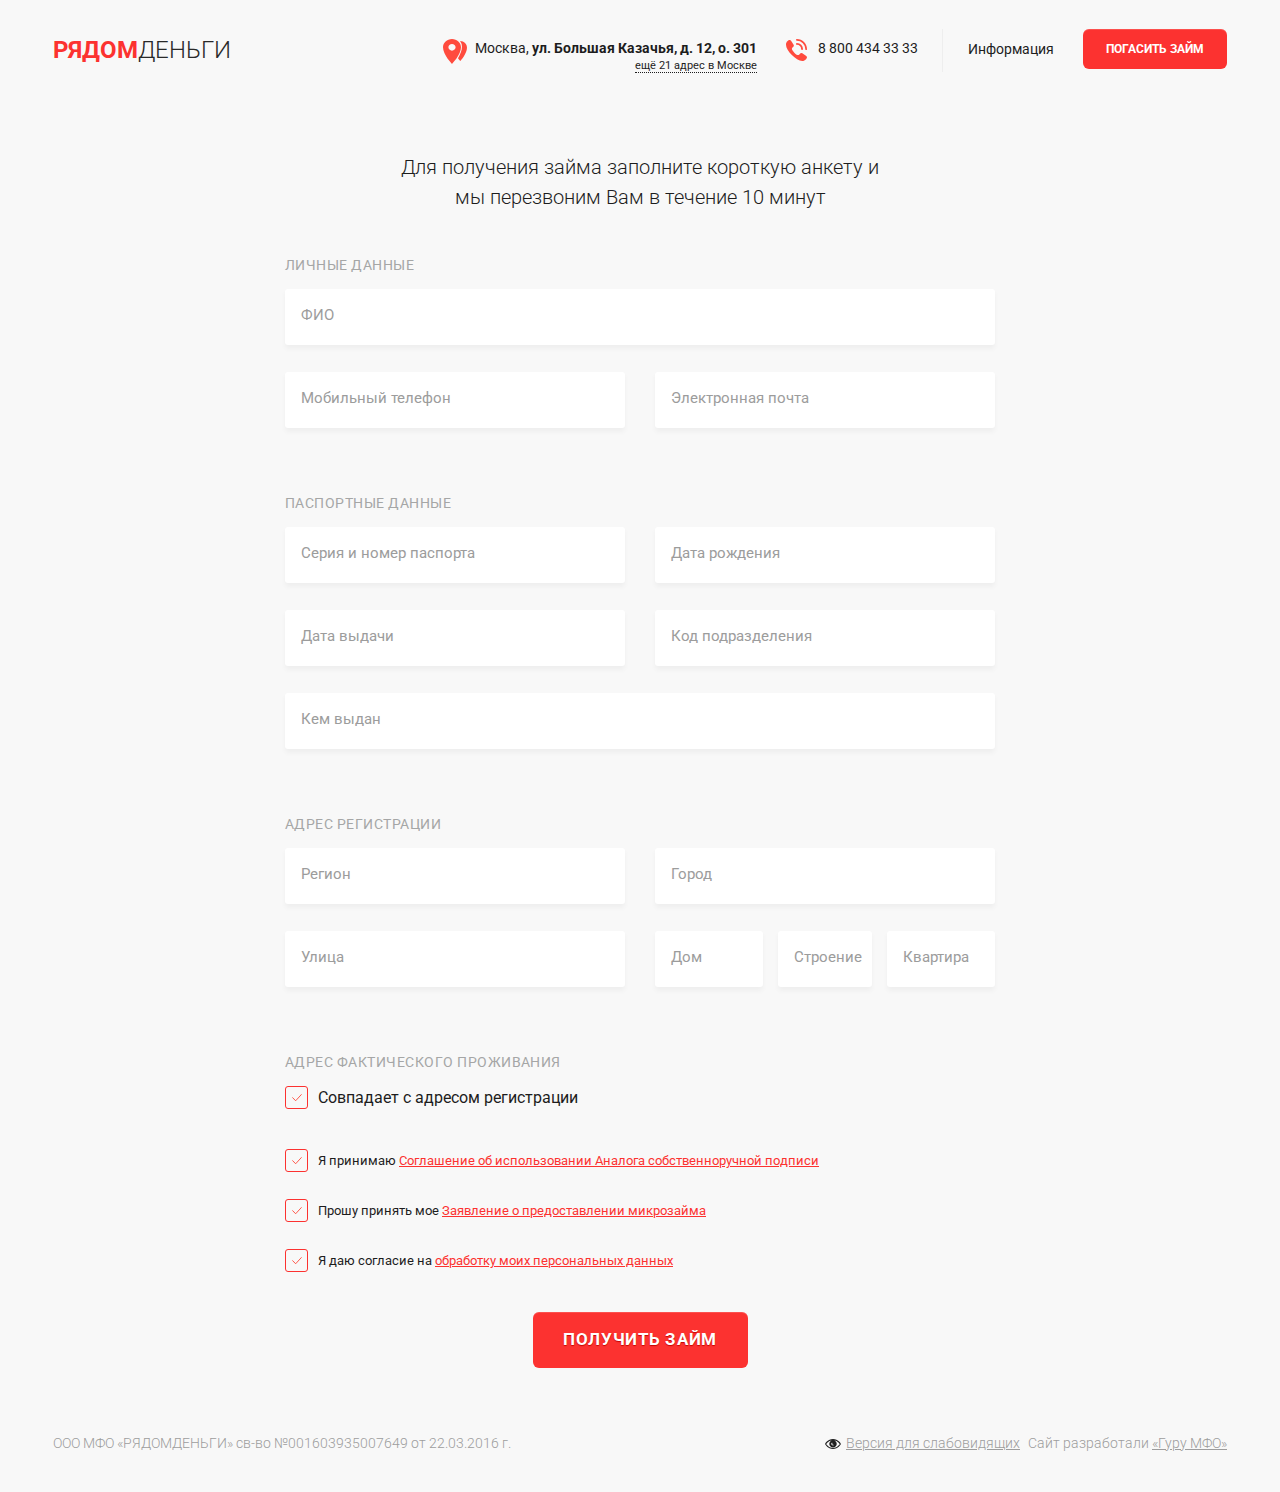
<file: develop/anketa.html>
<!DOCTYPE html>
<html lang="ru">
<head>
	<meta charset="UTF-8">
	<meta http-equiv="X-UA-Compatible" content="IE=edge" />
	<meta name="viewport" content="width=device-width, initial-scale=1.0">
	<title>Готовое решение - Анкета</title>

	<link rel="stylesheet" href="css/styles.min.css?v=0.46">
	<link rel="stylesheet" href="theme-1/css/theme-1.min.css?v=0.1" title="theme-1">
	<!--<link rel="stylesheet" href="theme-2/css/theme-2.min.css?v=0.1" title="theme-2">-->
	<!--<link rel="stylesheet" href="theme-3/css/theme-3.min.css?v=0.1" title="theme-3">-->
	<!--<link rel="stylesheet" href="theme-4/css/theme-4.min.css?v=0.1" title="theme-4">-->
	<link href="https://fonts.googleapis.com/css?family=Roboto:300,400,700&subset=cyrillic" rel="stylesheet">
</head>
<body class="dark theme-1">

	<div class="wrapper">

		<!-- HEADER :: start -->
		<header id="header" class="header">

			<div class="header__left">
				<!-- LOGO :: start -->
				<div class="logo">
					<a href="index.html">
						<span class="logo__badge">
							<span class="highlight">Рядом</span>деньги
						</span>
					</a>
				</div>
				<!-- LOGO :: end -->
			</div>


			<div class="header__right">
				<!-- NAVMENU :: start -->
				<nav class="navmenu" id="nav" role="navigation" data-offset="260">

					<ul class="navmenu__list">
						<li><a href="info.html">Информация</a></li>
						<li><a href="#modal-passport" class="btn btn-primary popup-modal">Погасить займ</a></li>
					</ul>

					<div class="navmenu__contacts contacts">

						<div class="contact-item contact-item--address">
							Москва, <strong>ул. Большая Казачья, д. 12, о. 301</strong>
							<div class="text-lg-right"><small><a href="info.html#contacts" class=link-dot>ещё 21 адрес в Москве</a></small></div>
						</div>

						<div class="contact-item contact-item--phone">
							<a href="tel:8 800 434 33 33">8 800 434 33 33</a>
						</div>
					</div>

					<div class="navmenu__footer">

						<div class="svid">
							ООО МФО «РЯДОМДЕНЬГИ» св-во №001603935007649 от 22.03.2016 г.
						</div>

						<div class="developer">
							<div><a href="#poor-vision" class="poor-vision">Версия для слабовидящих</a></div>
							Сайт разработали <a href="http://sitemfo.ru/" target="_blank" rel="nofollow">Гуру МФО</a>
						</div>
					</div>

					<button type="button" class="close-btn" data-menu="nav"></button>
				</nav>
				<!-- NAVMENU :: end -->

				<!-- MENU TRIGGER :: start -->
				<div class="menu-trigger menu-trigger_header" data-menu="nav">
					<div class="menu-trigger__line"></div>
					<div class="menu-trigger__line"></div>
					<div class="menu-trigger__line"></div>
				</div>
				<!-- MENU TRIGGER :: end -->

			</div>

		</header>
		<!-- HEADER :: end -->

		<main role="main" class="wrap">
			<h1 class="sub-title sub-title--anketa">Для получения займа заполните короткую анкету и мы перезвоним Вам в течение 10 минут</h1>

			<form action="" method="post" id="form" class="form">

				<div class="form__box">
					<div class="form__title">Личные данные</div>

					<div class="row">
						<div class="col-12">
							<div class="form__field">
								<input type="text" name="lastname" class="form__input" required="">
								<span class="form__placeholder">ФИО</span>
							</div>
						</div>
					</div>

					<div class="row">
						<div class="col-sm-12 col-md-6">
							<div class="form__field">
								<input type="tel" name="phone" class="form__input" required="">
								<span class="form__placeholder">Мобильный телефон</span>
							</div>
						</div>

						<div class="col-sm-12 col-md-6">
							<div class="form__field">
								<input type="email" name="email" class="form__input" required="">
								<span class="form__placeholder">Электронная почта</span>
							</div>
						</div>
					</div>
				</div>

				<div class="form__box">
					<div class="form__title">Паспортные данные</div>

					<div class="row">
						<div class="col-sm-12 col-md-6">
							<div class="form__field">
								<input name="passport_serial" type="tel" class="form__input" required="">
								<span class="form__placeholder">Серия и номер паспорта</span>
							</div>
						</div>

						<div class="col-sm-12 col-md-6">
							<div class="form__field">
								<input type="tel" name="birth" class="form__input calendar" required="">
								<span class="form__placeholder">Дата рождения</span>
							</div>
						</div>

						<div class="col-sm-12 col-md-6">
							<div class="form__field">
								<input name="passport_date" type="tel" class="form__input" required="">
								<span class="form__placeholder">Дата выдачи</span>
							</div>
						</div>

						<div class="col-sm-12 col-md-6">
							<div class="form__field">
								<input name="subdivision_code" type="tel" class="form__input" required="">
								<span class="form__placeholder">Код подразделения</span>
							</div>
						</div>

						<div class="col-sm-12">
							<div class="form__field">
								<input name="passport_issued" type="text" class="form__input" required="">
								<span class="form__placeholder">Кем выдан</span>
							</div>
						</div>
					</div>
				</div>

				<div class="form__box">
					<div class="form__title">Адрес регистрации</div>

					<div class="row">
						<div class="col-sm-12 col-md-6">
							<div class="form__field">
								<input name="region" type="text" class="form__input" required="">
								<span class="form__placeholder">Регион</span>
							</div>
						</div>

						<div class="col-sm-12 col-md-6">
							<div class="form__field">
								<input name="city" type="text" class="form__input" required="">
								<span class="form__placeholder">Город</span>
							</div>
						</div>

						<div class="col-sm-12 col-md-6">
							<div class="form__field">
								<input name="street" type="text" class="form__input" required="">
								<span class="form__placeholder">Улица</span>
							</div>
						</div>

						<div class="col-sm-12 col-md-6">
							<div class="row row__three">
								<div class="col-sm-4">
									<div class="form__field">
										<input name="house" type="tel" class="form__input" required="">
										<span class="form__placeholder">Дом</span>
									</div>
								</div>
								<div class="col-sm-4">
									<div class="form__field">
										<input name="housing" type="tel" class="form__input">
										<span class="form__placeholder">Строение</span>
									</div>
								</div>
								<div class="col-sm-4">
									<div class="form__field">
										<input name="room" type="tel" class="form__input">
										<span class="form__placeholder">Квартира</span>
									</div>
								</div>
							</div>
						</div>
					</div>
				</div>

				<div class="form__box">
					<div class="form__title">Адрес фактического проживания</div>

					<div class="form__field">
						<input name="sync" id="sync" type="checkbox" class="form__checkbox" checked="" required="">
						<label for="sync" class="form__check__label">
							<span class="chbox_cell"><span class="chbox_bd"></span></span>
							<span class="chbox_cell">Совпадает с адресом регистрации</span>
						</label>
					</div>
				</div>

				<div class="form__box form__box_dark" id="address-sync" style="display: none;">
					<div class="form__title">Адрес проживания</div>

					<div class="row">
						<div class="col-sm-12 col-md-6">
							<div class="form__field">
								<input name="region_2" type="text" class="form__input" required="">
								<span class="form__placeholder">Регион</span>
							</div>
						</div>

						<div class="col-sm-12 col-md-6">
							<div class="form__field">
								<input name="city_2" type="text" class="form__input" required="">
								<span class="form__placeholder">Город</span>
							</div>
						</div>

						<div class="col-sm-12 col-md-6">
							<div class="form__field">
								<input name="street_2" type="text" class="form__input" required="">
								<span class="form__placeholder">Улица</span>
							</div>
						</div>

						<div class="col-sm-12 col-md-6">
							<div class="row row__three">
								<div class="col-sm-4">
									<div class="form__field">
										<input name="house_2" type="tel" class="form__input" required="">
										<span class="form__placeholder">Дом</span>
									</div>
								</div>
								<div class="col-sm-4">
									<div class="form__field">
										<input name="housing_2" type="tel" class="form__input">
										<span class="form__placeholder">Строение</span>
									</div>
								</div>
								<div class="col-sm-4">
									<div class="form__field">
										<input name="room_2" type="tel" class="form__input">
										<span class="form__placeholder">Квартира</span>
									</div>
								</div>
							</div>
						</div>
					</div>
				</div>

				<div class="form__box form__box--check">
					<div class="form__field">
						<input name="agree_1" id="agree_1" type="checkbox" class="form__checkbox" checked="" required="">
						<label for="agree_1" class="form__check__label">
							<span class="chbox_cell"><span class="chbox_bd"></span></span>
							<span class="chbox_cell">Я принимаю <a href="#">Соглашение об использовании Аналога собственноручной подписи</a></span>
						</label>
					</div>

					<div class="form__field">
						<input name="agree_3" id="agree_3" type="checkbox" class="form__checkbox" checked="" required="">
						<label for="agree_3" class="form__check__label">
							<span class="chbox_cell"><span class="chbox_bd"></span></span>
							<span class="chbox_cell">Прошу принять мое <a href="#">Заявление о предоставлении микрозайма</a></span>
						</label>
					</div>

					<div class="form__field">
						<input name="agree_4" id="agree_4" type="checkbox" class="form__checkbox" checked="" required="">
						<label for="agree_4" class="form__check__label">
							<span class="chbox_cell"><span class="chbox_bd"></span></span>
							<span class="chbox_cell">Я даю согласие на <a href="#">обработку моих персональных данных</a></span>
						</label>
					</div>
				</div>

				<div class="form__box form__box--act">
					<div class="form__field text-center">
						<button type="submit" name="submit_anketa" class="btn btn-primary btn-large">Получить займ</button>
					</div>
				</div>
			</form>
		</main>


		<footer class="footer">
			<div class="footer__left">
				ООО МФО «РЯДОМДЕНЬГИ» св-во №001603935007649 от 22.03.2016 г.
			</div>
			<div class="footer__right">
				<a href="#poor-vision" class="poor-vision">Версия для слабовидящих</a>
				Сайт разработали <a href="http://sitemfo.ru" target="_blank" rel="nofollow">«Гуру МФО»</a>
			</div>
		</footer>
	</div>

	<!-- POPUP PASSPORT :: start -->
	<div id="modal-passport" class="mpf-popup mpf-popup--small mfp-hide">
		<div class="popup">

			<p class="font-light text-center">Введите, пожалуйста, свой паспорт и номер договора.</p>

			<form action="#" id="form-passport" class="form-popup form-passport">
				<div class="form__field">
					<input name="passport_serial" type="tel" class="popup__input" required="" placeholder="Серия и номер паспорта">
				</div>
				<div class="form__field">
					<input type="text" name="treaty" class="popup__input" required="" placeholder="Номер договора">
				</div>

				<button class="btn btn-primary">Войти</button>
			</form>
		</div>
	</div>
	<!-- POPUP PASSPORT:: end -->


	<!-- POPUP SMS :: start -->
	<div id="modal-sms-anketa" class="mpf-popup mpf-popup--small mfp-hide">
		<div class="popup">

			<p class="font-light text-center">Введите, пожалуйста, СМС-код, который мы отправили на номер <span class="font-regular nowrap insert-phone">+7 917 321 04 84</span></p>

			<form action="#" id="form-sms-anketa" class="form-popup form-sms">
				<div class="form__field">
					<div class="form__field form__field--inline text-center">
						<input type="text" name="sms_code" class="popup__input" placeholder="Код из СМС" autocomplete="off">
					</div>
					<span class="timer" id="confirm_timer">00:30</span>
				</div>

				<button class="btn btn-primary">Подтвердить</button>
				<div class="text-center" style="margin-top: 10px;"><small><button class="resend_code disabled btn-link" disabled>Отправить код еще раз</button></small></div>
			</form>
		</div>
	</div>
	<!-- POPUP SMS:: end -->

	<!-- POPUP SUCCESS :: start -->
	<div id="modal-success" class="mpf-popup mfp-hide">
		<div class="popup text-center">
			<div class="popup__icon success"></div>

			<p><strong>Мы уже рассматриваем Вашу анкету!</strong></p>
			<p class="font-light">Наш менеджер свяжется с Вами в ближайшее время.</p>

			<a href="index.html" class="btn btn-primary">на главную</a>
		</div>
	</div>
	<!-- POPUP SUCCESS:: end -->

	<!-- POPUP SIGN IN :: start -->
	<div id="modal-sign-in" class="mpf-popup mpf-popup--small mfp-hide">
		<div class="popup text-center">

			<p class="font-light">Для входа в личный кабинет введите Ваш мобильный телефон</p>

			<form action="#" id="form-sign-in" class="form-popup form-sign">
				<div class="form__field">
					<div class="form__field text-center">
						<input type="tel" name="phone" id="phone_login" class="popup__input" placeholder="номер вашего телефона" required="">
					</div>
				</div>

				<button class="btn btn-primary">Войти</button>
			</form>
		</div>
	</div>
	<!-- POPUP SIGN IN :: end -->

	<!-- POPUP REPAY LOAN :: start -->
	<div id="modal-repay" class="mpf-popup mpf-popup--small mfp-hide">
		<div class="popup text-center">

			<p class="font-light">Вы вошли как</p>
			<p><strong>Иванов Сергей Иванович</strong></p>

			<div class="popup__center">
				<p class="font-light">К возврату сегодня</p>
				<p><strong class="repay-sum">6500,<span>00₽</span></strong></p>
			</div>

			<button class="btn btn-primary">Погасить сейчас</button>
			<div class="popup__footer">
				<ul class="list-cards">
					<li><img src="img/maestro.png" alt=""></li>
					<li><img src="img/mc.png" alt=""></li>
					<li><img src="img/mir.png" alt=""></li>
					<li><img src="img/visa.png" alt=""></li>
				</ul>
			</div>
		</div>
	</div>
	<!-- POPUP REPAY LOAN :: end -->


	<!-- Common scripts -->
	<script src="js/jquery-3.2.1.min.js"></script>
	<script src="js/responsive-menu.min.js"></script>
	<script src="js/jquery.magnific-popup.min.js"></script>
	<script src="js/jquery.validate.min.js"></script>
	<script src="js/jquery.inputmask.min.js"></script>
	<script src="js/jquery.countdown.min.js"></script>
	<script src="js/jquery.lazylinepainter-1.5.1.min.js"></script>
	<script src="js/rAF-polyfil.min.js"></script>
	<script src="js/common.min.js?v=0.2"></script>

	<!-- Specific scripts for current page-->
	<script src="js/anketa.min.js?v=0.2"></script>

</body>
</html>
</file>
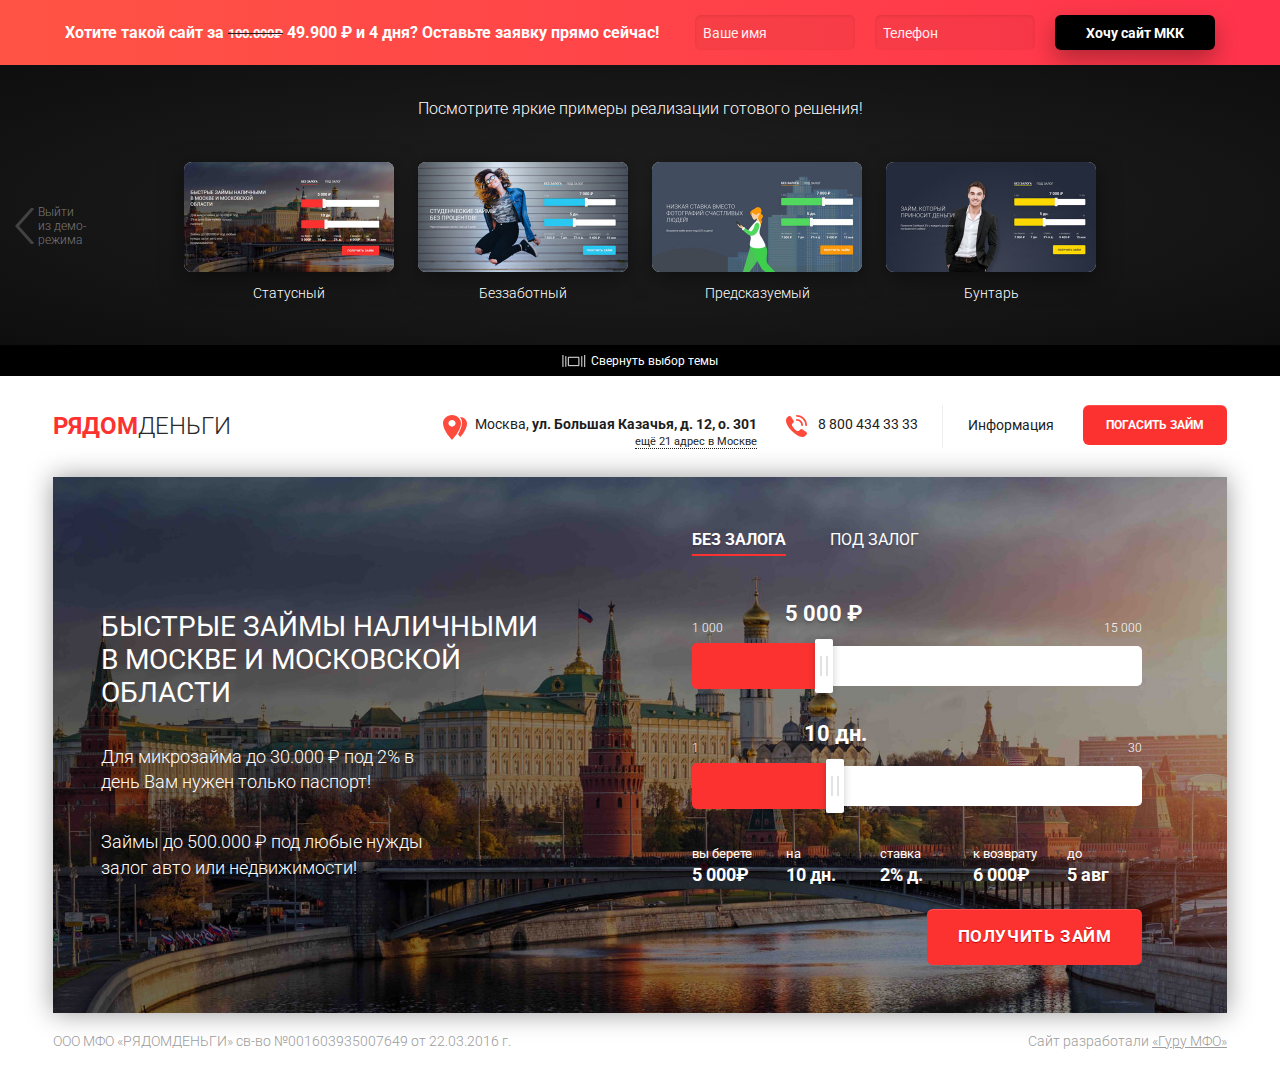
<file: develop/index-demo.html>
<!DOCTYPE html>
<html lang="ru">
<head>
	<meta charset="UTF-8">
	<meta http-equiv="X-UA-Compatible" content="IE=edge" />
	<meta name="viewport" content="width=device-width, initial-scale=1.0">
	<title>Готовое решение - Главная</title>

	<link rel="stylesheet" href="css/styles.min.css?v=0.46">
	<link rel="stylesheet" href="theme-1/css/theme-1.min.css?v=0.1" title="theme-1">
	<link rel="stylesheet" href="theme-2/css/theme-2.min.css?v=0.1" title="theme-2">
	<link rel="stylesheet" href="theme-3/css/theme-3.min.css?v=0.1" title="theme-3">
	<link rel="stylesheet" href="theme-4/css/theme-4.min.css?v=0.1" title="theme-4">
	<link href="https://fonts.googleapis.com/css?family=Roboto:300,400,700&subset=cyrillic" rel="stylesheet">
</head>
<body class="home theme-1">

	<div class="wrapper">

		<!-- TOP BAR WITH FORM :: start -->
		<div class="top-bar">
			<div class="top-bar__text">
				Хотите такой сайт за <small><strong class="strike"><span>100.000₽</span></strong></small> 49.900 ₽ и 4 дня? Оставьте заявку прямо сейчас!
			</div>
			<div class="top-bar__text--mobile">
				Хочу такой сайт
			</div>
			<form action="" id="top-bar-form" class="top-bar__form">
				<div class="top-bar__form_close">&times;</div>
				<div class="top-bar__field">
					<input type="text" name="top_bar_username" class="top-bar__input" placeholder="Ваше имя" required="">
				</div>
				<div class="top-bar__field">
					<input type="tel" name="top_bar_phone" class="top-bar__input" placeholder="Телефон" required="">
				</div>
				<div class="top-bar__field">
					<input type="hidden" name="theme" value="">

					<button class="btn top-bar__button">
						<span class="default">Хочу сайт МКК</span>
						<span class="sent" id="sent-1"></span>
						<span class="loading"><span>.</span><span>.</span><span>.</span></span>
						<span class="error-send">Ошибка</span>
					</button>
					<button class="btn top-bar__button top-bar__button--mobile">
						<span class="default">Оставить заявку</span>
						<span class="sent" id="sent-2"></span>
						<span class="loading"><span>.</span><span>.</span><span>.</span></span>
						<span class="error-send">Ошибка</span>
					</button>
				</div>

			</form>
		</div>
		<!-- TOP BAR WITH FORM :: end -->

		<!-- TOP PANEL WITH THEMES :: start-->
		<div class="top-panel active">

			<div class="top-panel__inner">
				<div class="top-panel__title">Посмотрите яркие примеры реализации готового решения!</div>

				<div class="top-panel__items themes">
					<div class="theme-item styleswitch active" rel="theme-1">
						<div class="theme-item__img">
							<img src="img/preview-theme-1.jpg" alt="Статусный">
						</div>
						<div class="theme-item__title">Статусный</div>
					</div>

					<div class="theme-item styleswitch" rel="theme-2">
						<div class="theme-item__img">
							<img src="img/preview-theme-2.jpg" alt="Беззаботный">
						</div>
						<div class="theme-item__title">Беззаботный</div>
					</div>

					<div class="theme-item styleswitch" rel="theme-3">
						<div class="theme-item__img">
							<img src="img/preview-theme-3.jpg" alt="Предсказуемый">
						</div>
						<div class="theme-item__title">Предсказуемый</div>
					</div>

					<div class="theme-item styleswitch" rel="theme-4">
						<div class="theme-item__img">
							<img src="img/preview-theme-4.jpg" alt="Бунтарь">
						</div>
						<div class="theme-item__title">Бунтарь</div>
					</div>
				</div>

				<a href="//sitemfo.ru" class="top-panel__exit">Выйти <br>из демо-режима</a>
			</div>

			<div class="top-panel__trigger"><span class="icon-theme"></span><span class="text">Свернуть выбор темы</span></div>
		</div>
		<!-- TOP PANEL WITH THEMES :: end -->

		<!-- HEADER :: start -->
		<header id="header" class="header header--home">

			<div class="header__left">
				<!-- LOGO :: start -->
				<div class="logo">
					<a href="index-demo.html">
						<span class="logo__badge">
							<span class="highlight">Рядом</span>деньги
						</span>
					</a>
				</div>
				<!-- LOGO :: end -->
			</div>


			<div class="header__right">
				<!-- NAVMENU :: start -->
				<nav class="navmenu" id="nav" role="navigation" data-offset="260">

					<ul class="navmenu__list">
						<li><a href="info-demo.html">Информация</a></li>
						<li><a href="#modal-passport" class="btn btn-primary popup-modal">Погасить займ</a></li>
					</ul>

					<div class="navmenu__contacts contacts">

						<div class="contact-item contact-item--address">
							Москва, <strong>ул. Большая Казачья, д. 12, о. 301</strong>
							<div class="text-lg-right"><small><a href="info-demo.html#contacts" class=link-dot>ещё 21 адрес в Москве</a></small></div>
						</div>

						<div class="contact-item contact-item--phone">
							<a href="tel:8 800 434 33 33">8 800 434 33 33</a>
						</div>
					</div>

					<div class="navmenu__footer">

						<div class="svid">
							ООО МФО «РЯДОМДЕНЬГИ» св-во №001603935007649 от 22.03.2016 г.
						</div>

						<div class="developer">
							Сайт разработали <a href="http://sitemfo.ru/" target="_blank" rel="nofollow">Гуру МФО</a>
						</div>
					</div>

					<button type="button" class="close-btn" data-menu="nav"></button>
				</nav>
				<!-- NAVMENU :: end -->

				<!-- MENU TRIGGER :: start -->
				<div class="menu-trigger menu-trigger_header" data-menu="nav">
					<div class="menu-trigger__line"></div>
					<div class="menu-trigger__line"></div>
					<div class="menu-trigger__line"></div>
				</div>
				<!-- MENU TRIGGER :: end -->

			</div>

		</header>
		<!-- HEADER :: end -->

		<div class="cover">
			<div class="cover__inner">
				<div class="row align-items-center">
					<div class="col-lg-6">
						<!-- TEXT THEME 1 -->
						<div class="cover__text  cover__text--theme-1">
							<h1 class="cover__title">Быстрые займы наличными в москве и московской области</h1>

							<div class="cover__subtitle visible-min-tablet">
								Для микрозайма до 30.000 ₽ под 2% в день Вам нужен только паспорт!
							</div>
							<div class="cover__subtitle visible-min-tablet">
								Займы до 500.000 ₽ под любые нужды залог авто или недвижимости!
							</div>
						</div>

						<!-- TEXT THEME 2 -->
						<div class="cover__text cover__text--theme-2">
							<h1 class="cover__title">Студенческие займы без процентов!</h1>

							<div class="cover__subtitle visible-min-tablet">
								* При погашениии менее чем за 5 дней
							</div>
						</div>

						<!-- TEXT THEME 3 -->
						<div class="cover__text cover__text--theme-3">
							<h1 class="cover__title">Низкая ставка вместо фотографий счастливых людей</h1>

							<div class="cover__subtitle visible-min-tablet">
								Возьмите займ всего под 0,5% в день!
							</div>
						</div>

						<!-- TEXT THEME 4 -->
						<div class="cover__text cover__text--theme-4">
							<h1 class="cover__title">Займ, который приносит деньги!</h1>

							<div class="cover__subtitle visible-min-tablet">
								Получите Cashback 5% с каждого досрочно погашенного займа!
							</div>
						</div>
					</div>

					<div class="col-lg-6">
						<!-- TABS :: start -->
						<div id="tabs-loan" class="tab-container">
							<ul class="etab">
								<li class="tab"><a href="#tab-loan-1">Без залога</a></li>
								<li class="tab"><a href="#tab-loan-2">Под залог</a></li>
							</ul>
							<div class="panel-container">

								<!-- TAB LOAN #1 :: start -->
								<div id="tab-loan-1">

									<!-- calculate :: start -->
									<div class="calculate">
										<form method="post" action="anketa-demo.html">
											<!-- Row 1 -->
											<div class="calculate__row">
												<div class="calculate__data">
													<div class="slider">
														<input type="text" id="money_range" class="hide" readonly="">
													</div>
												</div>
											</div>

											<!-- Row 2 -->
											<div class="calculate__row">
												<div class="calculate__data">
													<div class="slider">
														<input id="term_range" class="hide" readonly="" >
													</div>
												</div>
											</div>

											<!-- Row 3 -->
											<div class="calculate__row last">
												<div class="calculate__output output">
													<div class="output-item">
														<div class="output__title">вы берете</div>
														<div class="output__value"><span class="loan-sum">0</span>₽</div>
													</div>
													<div class="output-item">
														<div class="output__title">на</div>
														<div class="output__value"><span class="loan-term">0</span> дн.</div>
													</div>
													<div class="output-item">
														<div class="output__title">ставка</div>
														<div class="output__value"><span class="loan-percent">0</span>% д.</div>
													</div>
													<div class="output-item">
														<div class="output__title">к возврату</div>
														<div class="output__value"><span class="loan-back-money">0</span>₽</div>
													</div>
													<div class="output-item">
														<div class="output__title">до</div>
														<div class="output__value"><span class="loan-back-date">-</span></div>
													</div>
												</div>
											</div>

											<div class="calculate__row last">
												<button class="btn btn-primary calculate__button">Получить займ</button>
											</div>
										</form>
									</div>
									<!-- calculate :: end -->

								</div>
								<!-- TAB LOAN #1 :: end -->

								<!-- TAB LOAN #2 :: start -->
								<div id="tab-loan-2">
									<!-- calculate :: start -->
									<div class="calculate">
										<form method="post" action="anketa-demo.html">
											<!-- Row 1 -->
											<div class="calculate__row">
												<div class="calculate__data">
													<div class="slider">
														<input type="text" id="money_range_on_bail" class="hide" readonly="">
													</div>
												</div>
											</div>

											<!-- Row 2 -->
											<div class="calculate__row">
												<div class="calculate__data">
													<div class="slider">
														<input id="term_range_on_bail" class="hide" readonly="" >
													</div>
												</div>
											</div>

											<!-- Row 3 -->
											<div class="calculate__row last">
												<div class="calculate__output output">
													<div class="output-item">
														<div class="output__title">вы берете</div>
														<div class="output__value"><span class="loan-sum_on-bail">0</span>₽</div>
													</div>
													<div class="output-item">
														<div class="output__title">на</div>
														<div class="output__value"><span class="loan-term_on-bail">0</span> дн.</div>
													</div>
													<div class="output-item">
														<div class="output__title">ставка</div>
														<div class="output__value"><span class="loan-percent_on-bail">0</span>% д.</div>
													</div>
													<div class="output-item">
														<div class="output__title">к возврату</div>
														<div class="output__value"><span class="loan-back-money_on-bail">0</span>₽</div>
													</div>
													<div class="output-item">
														<div class="output__title">до</div>
														<div class="output__value"><span class="loan-back-date_on-bail">-</span></div>
													</div>
												</div>
											</div>

											<div class="calculate__row last">
												<button class="btn btn-primary calculate__button">Получить займ</button>
											</div>
										</form>
									</div>
									<!-- calculate :: end -->
								</div>
								<!-- TAB LOAN #2 :: end -->
							</div>
						</div>
						<!-- TABS :: end -->
					</div>

					<div class="col-12 visible-max-tablet">
						<!-- TEXT BELOW THEME 1-->
						<div class="cover__text-below cover__text-below--theme-1">
							<div class="cover__subtitle">
								Для микрозайма до 30.000 ₽ под 2% в день Вам нужен только паспорт!
							</div>
							<div class="cover__subtitle">
								Займы до 500.000 ₽ под любые нужды залог авто или недвижимости!
							</div>
						</div>

						<!-- TEXT BELOW THEME 2-->
						<div class="cover__text-below cover__text-below--theme-2">
							<div class="cover__subtitle">
								* При погашениии менее чем за 5 дней
							</div>
						</div>

						<!-- TEXT BELOW THEME 3-->
						<div class="cover__text-below cover__text-below--theme-3">
							<div class="cover__subtitle">
								Возьмите займ всего под 0,5% в день!
							</div>
						</div>

						<!-- TEXT BELOW THEME 4-->
						<div class="cover__text-below cover__text-below--theme-4">
							<div class="cover__subtitle">
								Получите Cashback 5% с каждого досрочно погашенного займа!
							</div>
						</div>

					</div>
				</div>
			</div>
		</div>

		<footer class="footer footer--home">
			<div class="footer__left">
				ООО МФО «РЯДОМДЕНЬГИ» св-во №001603935007649 от 22.03.2016 г.
			</div>
			<div class="footer__right">
				Сайт разработали <a href="http://sitemfo.ru" target="_blank" rel="nofollow">«Гуру МФО»</a>
			</div>
		</footer>
	</div><!-- .wrapper -->

	<!-- POPUP PASSPORT :: start -->
	<div id="modal-passport" class="mpf-popup mpf-popup--small mfp-hide">
		<div class="popup">

			<p class="font-light text-center">Введите, пожалуйста, свой паспорт и номер договора.</p>

			<form action="#" id="form-passport" class="form-popup form-passport">
				<div class="form__field">
					<input name="passport_serial" type="tel" class="popup__input" required="" placeholder="Серия и номер паспорта">
				</div>
				<div class="form__field">
					<input type="text" name="treaty" class="popup__input" required="" placeholder="Номер договора">
				</div>
				<button class="btn btn-primary">Войти</button>
			</form>
		</div>
	</div>
	<!-- POPUP PASSPORT:: end -->

    <!-- POPUP SMS :: start -->
    <div id="modal-sms" class="mpf-popup mpf-popup--small mfp-hide">
        <div class="popup">

            <p class="font-light text-center">Введите, пожалуйста, СМС-код, который мы отправили на номер <span class="font-regular nowrap insert-phone">+7 917 321 04 84</span></p>

            <form action="#" id="form-sms" class="form-popup form-sms">
                <div class="form__field">
                    <div class="form__field form__field--inline text-center">
						<input type="text" name="sms_code" class="popup__input" placeholder="Код из СМС" autocomplete="off">
                    </div>
                    <span class="timer" id="confirm_timer">00:30</span>
                </div>

                <button class="btn btn-primary">Подтвердить</button>
                <div class="text-center" style="margin-top: 10px;"><small><button class="resend_code disabled btn-link" disabled>Отправить код еще раз</button></small></div>
            </form>
        </div>
    </div>
    <!-- POPUP SMS:: end -->

	<!-- POPUP SIGN IN :: start -->
	<div id="modal-sign-in" class="mpf-popup mpf-popup--small mfp-hide">
		<div class="popup text-center">

			<p class="font-light">Для входа в личный кабинет введите Ваш мобильный телефон</p>

			<form action="#" id="form-sign-in" class="form-popup form-sign">
				<div class="form__field">
					<div class="form__field text-center">
						<input type="tel" name="phone" id="phone_login" class="popup__input" placeholder="номер вашего телефона" required="">
					</div>
				</div>

				<button class="btn btn-primary">Войти</button>
			</form>
		</div>
	</div>
	<!-- POPUP SIGN IN :: end -->

	<!-- POPUP REPAY LOAN :: start -->
	<div id="modal-repay" class="mpf-popup mpf-popup--small mfp-hide">
		<div class="popup text-center">

			<p class="font-light">Вы вошли как</p>
			<p><strong>Иванов Сергей Иванович</strong></p>

			<div class="popup__center">
				<p class="font-light">К возврату сегодня</p>
				<p><strong class="repay-sum">6500,<span>00₽</span></strong></p>
			</div>

			<button class="btn btn-primary" onclick="location.href='#lk-demo.html'; alert('Погашено! \nИли редирект на другую страницу.');">Погасить сейчас</button>
			<div class="popup__footer">
				<ul class="list-cards">
					<li><img src="img/maestro.png" alt=""></li>
					<li><img src="img/mc.png" alt=""></li>
					<li><img src="img/mir.png" alt=""></li>
					<li><img src="img/visa.png" alt=""></li>
				</ul>
			</div>
		</div>
	</div>
	<!-- POPUP REPAY LOAN :: end -->

	<!-- Common scripts -->
	<script src="js/jquery-3.2.1.min.js"></script>
	<script src="js/responsive-menu.min.js"></script>
    <script src="js/jquery.magnific-popup.min.js"></script>
    <script src="js/jquery.validate.min.js"></script>
    <script src="js/jquery.inputmask.min.js"></script>
    <script src="js/jquery.countdown.min.js"></script>
    <script src="js/jquery.lazylinepainter-1.5.1.min.js"></script>
    <script src="js/rAF-polyfil.min.js"></script>
    <script src="js/common.min.js?v=0.2"></script>
    <script src="js/styleswitcher.min.js"></script>

	<!-- Specific scripts for current page-->
	<script src="js/jquery.easytabs.min.js"></script>
	<script src="js/ion.rangeSlider.min.js"></script>
    <script src="js/home.min.js?v=0.2"></script>

</body>
</html>
</file>
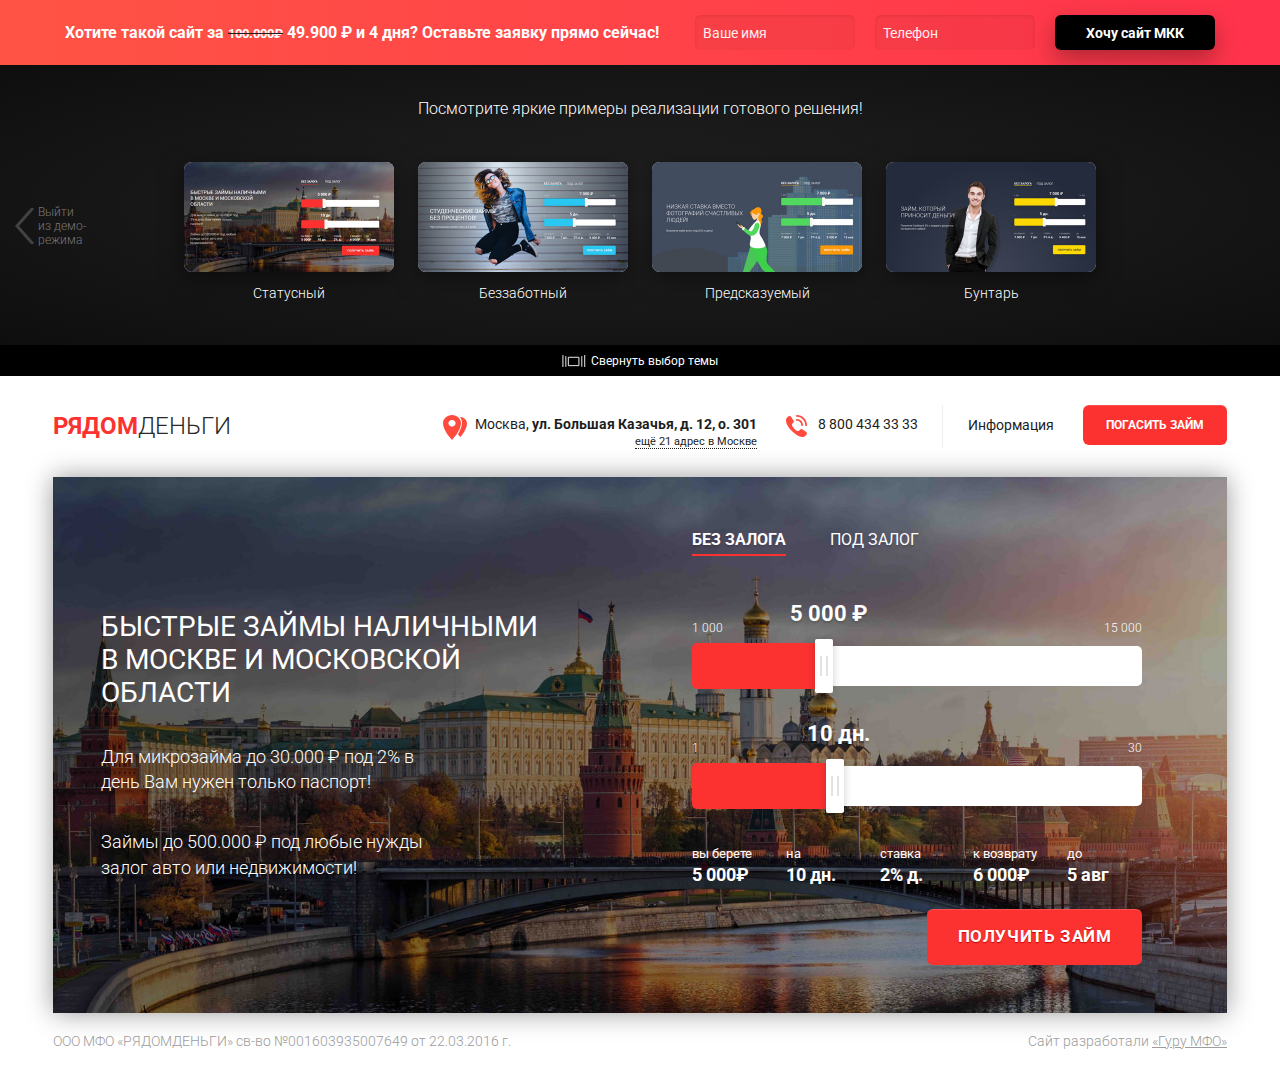
<file: develop/index-sign-default.html>
<!DOCTYPE html>
<html lang="ru">
<head>
	<meta charset="UTF-8">
	<meta http-equiv="X-UA-Compatible" content="IE=edge" />
	<meta name="viewport" content="width=device-width, initial-scale=1.0">
	<title>Готовое решение - Главная</title>

	<link rel="stylesheet" href="css/styles.min.css?v=0.46">
	<link rel="stylesheet" href="theme-1/css/theme-1.min.css?v=0.1" title="theme-1">
	<link rel="stylesheet" href="theme-2/css/theme-2.min.css?v=0.1" title="theme-2">
	<link rel="stylesheet" href="theme-3/css/theme-3.min.css?v=0.1" title="theme-3">
	<link rel="stylesheet" href="theme-4/css/theme-4.min.css?v=0.1" title="theme-4">
	<link href="https://fonts.googleapis.com/css?family=Roboto:300,400,700&subset=cyrillic" rel="stylesheet">
</head>
<body class="home theme-1">

	<div class="wrapper">

		<!-- TOP BAR WITH FORM :: start -->
		<div class="top-bar">
			<div class="top-bar__text">
				Хотите такой сайт за <small><strong class="strike"><span>100.000₽</span></strong></small> 49.900 ₽ и 4 дня? Оставьте заявку прямо сейчас!
			</div>
			<div class="top-bar__text--mobile">
				Хочу такой сайт
			</div>
			<form action="" id="top-bar-form" class="top-bar__form">
				<div class="top-bar__form_close">&times;</div>
				<div class="top-bar__field">
					<input type="text" name="top_bar_username" class="top-bar__input" placeholder="Ваше имя" required="">
				</div>
				<div class="top-bar__field">
					<input type="tel" name="top_bar_phone" class="top-bar__input" placeholder="Телефон" required="">
				</div>
				<div class="top-bar__field">
					<input type="hidden" name="theme" value="">

					<button class="btn top-bar__button">
						<span class="default">Хочу сайт МКК</span>
						<span class="sent" id="sent-1"></span>
						<span class="loading"><span>.</span><span>.</span><span>.</span></span>
						<span class="error-send">Ошибка</span>
					</button>
					<button class="btn top-bar__button top-bar__button--mobile">
						<span class="default">Оставить заявку</span>
						<span class="sent" id="sent-2"></span>
						<span class="loading"><span>.</span><span>.</span><span>.</span></span>
						<span class="error-send">Ошибка</span>
					</button>
				</div>

			</form>
		</div>
		<!-- TOP BAR WITH FORM :: end -->

		<!-- TOP PANEL WITH THEMES :: start-->
		<div class="top-panel active">

			<div class="top-panel__inner">
				<div class="top-panel__title">Посмотрите яркие примеры реализации готового решения!</div>

				<div class="top-panel__items themes">
					<div class="theme-item styleswitch active" rel="theme-1">
						<div class="theme-item__img">
							<img src="img/preview-theme-1.jpg" alt="Статусный">
						</div>
						<div class="theme-item__title">Статусный</div>
					</div>

					<div class="theme-item styleswitch" rel="theme-2">
						<div class="theme-item__img">
							<img src="img/preview-theme-2.jpg" alt="Беззаботный">
						</div>
						<div class="theme-item__title">Беззаботный</div>
					</div>

					<div class="theme-item styleswitch" rel="theme-3">
						<div class="theme-item__img">
							<img src="img/preview-theme-3.jpg" alt="Предсказуемый">
						</div>
						<div class="theme-item__title">Предсказуемый</div>
					</div>

					<div class="theme-item styleswitch" rel="theme-4">
						<div class="theme-item__img">
							<img src="img/preview-theme-4.jpg" alt="Бунтарь">
						</div>
						<div class="theme-item__title">Бунтарь</div>
					</div>
				</div>

				<a href="//sitemfo.ru" class="top-panel__exit">Выйти <br>из демо-режима</a>
			</div>

			<div class="top-panel__trigger"><span class="icon-theme"></span><span class="text">Свернуть выбор темы</span></div>
		</div>
		<!-- TOP PANEL WITH THEMES :: end -->

		<!-- HEADER :: start -->
		<header id="header" class="header header--home">

			<div class="header__left">
				<!-- LOGO :: start -->
				<div class="logo">
					<a href="index-sign-default.html">
						<span class="logo__badge">
							<span class="highlight">Рядом</span>деньги
						</span>
					</a>
				</div>
				<!-- LOGO :: end -->
			</div>

			<div class="header__right">
				<!-- NAVMENU :: start -->
				<nav class="navmenu" id="nav" role="navigation" data-offset="260">

					<ul class="navmenu__list">
						<li><a href="info-sign-default.html">Информация</a></li>
						<li><a href="#modal-sign-in" class="btn btn-primary popup-modal">Погасить займ</a></li>
					</ul>

					<div class="navmenu__contacts contacts">

						<div class="contact-item contact-item--address">
							Москва, <strong>ул. Большая Казачья, д. 12, о. 301</strong>
							<div class="text-lg-right"><small><a href="info-sign-default.html#contacts" class=link-dot>ещё 21 адрес в Москве</a></small></div>
						</div>

						<div class="contact-item contact-item--phone">
							<a href="tel:8 800 434 33 33">8 800 434 33 33</a>
						</div>
					</div>

					<div class="navmenu__footer">

						<div class="svid">
							ООО МФО «РЯДОМДЕНЬГИ» св-во №001603935007649 от 22.03.2016 г.
						</div>

						<div class="developer">
							Сайт разработали <a href="http://sitemfo.ru/" target="_blank" rel="nofollow">Гуру МФО</a>
						</div>
					</div>

					<button type="button" class="close-btn" data-menu="nav"></button>
				</nav>
				<!-- NAVMENU :: end -->

				<!-- MENU TRIGGER :: start -->
				<div class="menu-trigger menu-trigger_header" data-menu="nav">
					<div class="menu-trigger__line"></div>
					<div class="menu-trigger__line"></div>
					<div class="menu-trigger__line"></div>
				</div>
				<!-- MENU TRIGGER :: end -->

			</div>

		</header>
		<!-- HEADER :: end -->

		<div class="cover">
			<div class="cover__inner">
				<div class="row align-items-center">
					<div class="col-lg-6">
						<!-- TEXT THEME 1 -->
						<div class="cover__text  cover__text--theme-1">
							<h1 class="cover__title">Быстрые займы наличными в москве и московской области</h1>

							<div class="cover__subtitle visible-min-tablet">
								Для микрозайма до 30.000 ₽ под 2% в день Вам нужен только паспорт!
							</div>
							<div class="cover__subtitle visible-min-tablet">
								Займы до 500.000 ₽ под любые нужды залог авто или недвижимости!
							</div>
						</div>

						<!-- TEXT THEME 2 -->
						<div class="cover__text cover__text--theme-2">
							<h1 class="cover__title">Студенческие займы без процентов!</h1>

							<div class="cover__subtitle visible-min-tablet">
								* При погашениии менее чем за 5 дней
							</div>
						</div>

						<!-- TEXT THEME 3 -->
						<div class="cover__text cover__text--theme-3">
							<h1 class="cover__title">Низкая ставка вместо фотографий счастливых людей</h1>

							<div class="cover__subtitle visible-min-tablet">
								Возьмите займ всего под 0,5% в день!
							</div>
						</div>

						<!-- TEXT THEME 4 -->
						<div class="cover__text cover__text--theme-4">
							<h1 class="cover__title">Займ, который приносит деньги!</h1>

							<div class="cover__subtitle visible-min-tablet">
								Получите Cashback 5% с каждого досрочно погашенного займа!
							</div>
						</div>
					</div>

					<div class="col-lg-6">
						<!-- TABS :: start -->
						<div id="tabs-loan" class="tab-container">
							<ul class="etab">
								<li class="tab"><a href="#tab-loan-1">Без залога</a></li>
								<li class="tab"><a href="#tab-loan-2">Под залог</a></li>
							</ul>
							<div class="panel-container">

								<!-- TAB LOAN #1 :: start -->
								<div id="tab-loan-1">

									<!-- calculate :: start -->
									<div class="calculate">
										<form method="post" action="anketa.html">
											<!-- Row 1 -->
											<div class="calculate__row">
												<div class="calculate__data">
													<div class="slider">
														<input type="text" id="money_range" class="hide" readonly="">
													</div>
												</div>
											</div>

											<!-- Row 2 -->
											<div class="calculate__row">
												<div class="calculate__data">
													<div class="slider">
														<input id="term_range" class="hide" readonly="" >
													</div>
												</div>
											</div>

											<!-- Row 3 -->
											<div class="calculate__row last">
												<div class="calculate__output output">
													<div class="output-item">
														<div class="output__title">вы берете</div>
														<div class="output__value"><span class="loan-sum">0</span>₽</div>
													</div>
													<div class="output-item">
														<div class="output__title">на</div>
														<div class="output__value"><span class="loan-term">0</span> дн.</div>
													</div>
													<div class="output-item">
														<div class="output__title">ставка</div>
														<div class="output__value"><span class="loan-percent">0</span>% д.</div>
													</div>
													<div class="output-item">
														<div class="output__title">к возврату</div>
														<div class="output__value"><span class="loan-back-money">0</span>₽</div>
													</div>
													<div class="output-item">
														<div class="output__title">до</div>
														<div class="output__value"><span class="loan-back-date">-</span></div>
													</div>
												</div>
											</div>

											<div class="calculate__row last">
												<button class="btn btn-primary calculate__button">Получить займ</button>
											</div>
										</form>
									</div>
									<!-- calculate :: end -->

								</div>
								<!-- TAB LOAN #1 :: end -->

								<!-- TAB LOAN #2 :: start -->
								<div id="tab-loan-2">
									<!-- calculate :: start -->
									<div class="calculate">
										<form method="post" action="anketa.html">
											<!-- Row 1 -->
											<div class="calculate__row">
												<div class="calculate__data">
													<div class="slider">
														<input type="text" id="money_range_on_bail" class="hide" readonly="">
													</div>
												</div>
											</div>

											<!-- Row 2 -->
											<div class="calculate__row">
												<div class="calculate__data">
													<div class="slider">
														<input id="term_range_on_bail" class="hide" readonly="" >
													</div>
												</div>
											</div>

											<!-- Row 3 -->
											<div class="calculate__row last">
												<div class="calculate__output output">
													<div class="output-item">
														<div class="output__title">вы берете</div>
														<div class="output__value"><span class="loan-sum_on-bail">0</span>₽</div>
													</div>
													<div class="output-item">
														<div class="output__title">на</div>
														<div class="output__value"><span class="loan-term_on-bail">0</span> дн.</div>
													</div>
													<div class="output-item">
														<div class="output__title">ставка</div>
														<div class="output__value"><span class="loan-percent_on-bail">0</span>% д.</div>
													</div>
													<div class="output-item">
														<div class="output__title">к возврату</div>
														<div class="output__value"><span class="loan-back-money_on-bail">0</span>₽</div>
													</div>
													<div class="output-item">
														<div class="output__title">до</div>
														<div class="output__value"><span class="loan-back-date_on-bail">-</span></div>
													</div>
												</div>
											</div>

											<div class="calculate__row last">
												<button class="btn btn-primary calculate__button">Получить займ</button>
											</div>
										</form>
									</div>
									<!-- calculate :: end -->
								</div>
								<!-- TAB LOAN #2 :: end -->
							</div>
						</div>
						<!-- TABS :: end -->
					</div>

					<div class="col-12 visible-max-tablet">
						<!-- TEXT BELOW THEME 1-->
						<div class="cover__text-below cover__text-below--theme-1">
							<div class="cover__subtitle">
								Для микрозайма до 30.000 ₽ под 2% в день Вам нужен только паспорт!
							</div>
							<div class="cover__subtitle">
								Займы до 500.000 ₽ под любые нужды залог авто или недвижимости!
							</div>
						</div>

						<!-- TEXT BELOW THEME 2-->
						<div class="cover__text-below cover__text-below--theme-2">
							<div class="cover__subtitle">
								* При погашениии менее чем за 5 дней
							</div>
						</div>

						<!-- TEXT BELOW THEME 3-->
						<div class="cover__text-below cover__text-below--theme-3">
							<div class="cover__subtitle">
								Возьмите займ всего под 0,5% в день!
							</div>
						</div>

						<!-- TEXT BELOW THEME 4-->
						<div class="cover__text-below cover__text-below--theme-4">
							<div class="cover__subtitle">
								Получите Cashback 5% с каждого досрочно погашенного займа!
							</div>
						</div>

					</div>
				</div>
			</div>
		</div>

		<footer class="footer footer--home">
			<div class="footer__left">
				ООО МФО «РЯДОМДЕНЬГИ» св-во №001603935007649 от 22.03.2016 г.
			</div>
			<div class="footer__right">
				Сайт разработали <a href="http://sitemfo.ru" target="_blank" rel="nofollow">«Гуру МФО»</a>
			</div>
		</footer>
	</div><!-- .wrapper -->


    <!-- POPUP SMS :: start -->
    <div id="modal-sms" class="mpf-popup mpf-popup--small mfp-hide">
        <div class="popup">

            <p class="font-light text-center">Введите, пожалуйста, СМС-код, который мы отправили на номер <span class="font-regular nowrap insert-phone">+7 917 321 04 84</span></p>

            <form action="#" id="form-sms" class="form-popup form-sms">
                <div class="form__field">
                    <div class="form__field form__field--inline text-center">
						<input type="text" name="sms_code" class="popup__input" placeholder="Код из СМС" autocomplete="off">
                    </div>
                    <span class="timer" id="confirm_timer">00:30</span>
                </div>

                <button class="btn btn-primary">Подтвердить</button>
                <div class="text-center" style="margin-top: 10px;"><small><button class="resend_code disabled btn-link" disabled>Отправить код еще раз</button></small></div>
            </form>
        </div>
    </div>
    <!-- POPUP SMS:: end -->

	<!-- POPUP SIGN IN :: start -->
	<div id="modal-sign-in" class="mpf-popup mpf-popup--small mfp-hide">
		<div class="popup text-center">

			<p class="font-light">Для входа в личный кабинет введите Ваш мобильный телефон</p>

			<form action="#" id="form-sign-in" class="form-popup form-sign">
				<div class="form__field">
					<div class="form__field text-center">
						<input type="tel" name="phone" id="phone_login" class="popup__input" placeholder="номер вашего телефона" required="">
					</div>
				</div>

				<button class="btn btn-primary">Войти</button>
			</form>
		</div>
	</div>
	<!-- POPUP SIGN IN :: end -->

	<!-- POPUP REPAY LOAN :: start -->
	<div id="modal-repay" class="mpf-popup mpf-popup--small mfp-hide">
		<div class="popup text-center">

			<p class="font-light">Вы вошли как</p>
			<p><strong>Иванов Сергей Иванович</strong></p>

			<div class="popup__center">
				<p class="font-light">К возврату сегодня</p>
				<p><strong class="repay-sum">6500,<span>00₽</span></strong></p>
			</div>

			<button class="btn btn-primary" onclick="location.href='#lk.html'; alert('Погашено! \nИли редирект на другую страницу.');">Погасить сейчас</button>
			<div class="popup__footer">
				<ul class="list-cards">
					<li><img src="img/maestro.png" alt=""></li>
					<li><img src="img/mc.png" alt=""></li>
					<li><img src="img/mir.png" alt=""></li>
					<li><img src="img/visa.png" alt=""></li>
				</ul>
			</div>
		</div>
	</div>
	<!-- POPUP REPAY LOAN :: end -->

	<!-- Common scripts -->
	<script src="js/jquery-3.2.1.min.js"></script>
	<script src="js/responsive-menu.min.js"></script>
	<script src="js/jquery.magnific-popup.min.js"></script>
	<script src="js/jquery.validate.min.js"></script>
	<script src="js/jquery.inputmask.min.js"></script>
	<script src="js/jquery.countdown.min.js"></script>
	<script src="js/jquery.lazylinepainter-1.5.1.min.js"></script>
	<script src="js/rAF-polyfil.min.js"></script>
	<script src="js/common.min.js?v=0.2"></script>
	<script src="js/styleswitcher.min.js"></script>

	<!-- Specific scripts for current page-->
	<script src="js/jquery.easytabs.min.js"></script>
	<script src="js/ion.rangeSlider.min.js"></script>
    <script src="js/home.min.js?v=0.2"></script>

</body>
</html>
</file>
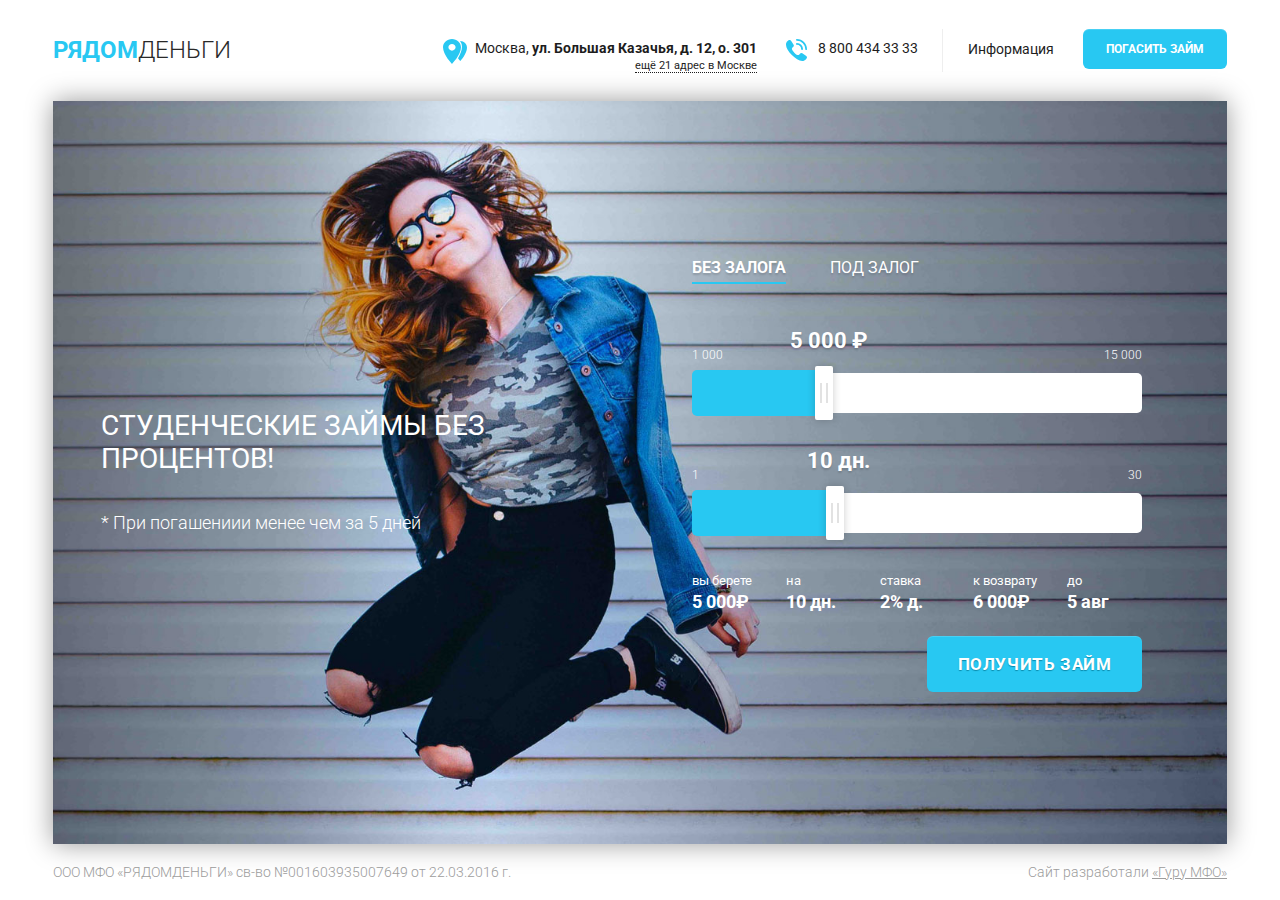
<file: develop/index-theme-2.html>
<!DOCTYPE html>
<html lang="ru">
<head>
	<meta charset="UTF-8">
	<meta http-equiv="X-UA-Compatible" content="IE=edge" />
	<meta name="viewport" content="width=device-width, initial-scale=1.0">
	<title>Готовое решение - Главная</title>

	<link rel="stylesheet" href="css/styles.min.css?v=0.46">
	<link rel="stylesheet" href="theme-2/css/theme-2.min.css?v=0.1" title="theme-2">
	<link href="https://fonts.googleapis.com/css?family=Roboto:300,400,700&subset=cyrillic" rel="stylesheet">
</head>
<body class="home theme-2">

	<div class="wrapper">

		<!-- HEADER :: start -->
		<header id="header" class="header header--home">

			<div class="header__left">
				<!-- LOGO :: start -->
				<div class="logo">
					<a href="index.html">
						<span class="logo__badge">
							<span class="highlight">Рядом</span>деньги
						</span>
					</a>
				</div>
				<!-- LOGO :: end -->
			</div>


			<div class="header__right">
				<!-- NAVMENU :: start -->
				<nav class="navmenu" id="nav" role="navigation" data-offset="260">

					<ul class="navmenu__list">
						<li><a href="info.html">Информация</a></li>
						<li><a href="#modal-passport" class="btn btn-primary popup-modal">Погасить займ</a></li>
					</ul>

					<div class="navmenu__contacts contacts">

						<div class="contact-item contact-item--address">
							Москва, <strong>ул. Большая Казачья, д. 12, о. 301</strong>
							<div class="text-lg-right"><small><a href="info.html#contacts" class=link-dot>ещё 21 адрес в Москве</a></small></div>
						</div>

						<div class="contact-item contact-item--phone">
							<a href="tel:8 800 434 33 33">8 800 434 33 33</a>
						</div>
					</div>

					<div class="navmenu__footer">

						<div class="svid">
							ООО МФО «РЯДОМДЕНЬГИ» св-во №001603935007649 от 22.03.2016 г.
						</div>

						<div class="developer">
							Сайт разработали <a href="http://sitemfo.ru/" target="_blank" rel="nofollow">Гуру МФО</a>
						</div>
					</div>

					<button type="button" class="close-btn" data-menu="nav"></button>
				</nav>
				<!-- NAVMENU :: end -->

				<!-- MENU TRIGGER :: start -->
				<div class="menu-trigger menu-trigger_header" data-menu="nav">
					<div class="menu-trigger__line"></div>
					<div class="menu-trigger__line"></div>
					<div class="menu-trigger__line"></div>
				</div>
				<!-- MENU TRIGGER :: end -->

			</div>

		</header>
		<!-- HEADER :: end -->

		<div class="cover">
			<div class="cover__inner">
				<div class="row align-items-center">
					<div class="col-lg-6">
						<!-- TEXT THEME 2 -->
						<div class="cover__text cover__text--theme-2">
							<h1 class="cover__title">Студенческие займы без процентов!</h1>

							<div class="cover__subtitle visible-min-tablet">
								* При погашениии менее чем за 5 дней
							</div>
						</div>
					</div>

					<div class="col-lg-6">
						<!-- TABS :: start -->
						<div id="tabs-loan" class="tab-container">
							<ul class="etab">
								<li class="tab"><a href="#tab-loan-1">Без залога</a></li>
								<li class="tab"><a href="#tab-loan-2">Под залог</a></li>
							</ul>
							<div class="panel-container">

								<!-- TAB LOAN #1 :: start -->
								<div id="tab-loan-1">

									<!-- calculate :: start -->
									<div class="calculate">
										<form method="post" action="anketa.html">
											<!-- Row 1 -->
											<div class="calculate__row">
												<div class="calculate__data">
													<div class="slider">
														<input type="text" id="money_range" class="hide" readonly="">
													</div>
												</div>
											</div>

											<!-- Row 2 -->
											<div class="calculate__row">
												<div class="calculate__data">
													<div class="slider">
														<input id="term_range" class="hide" readonly="" >
													</div>
												</div>
											</div>

											<!-- Row 3 -->
											<div class="calculate__row last">
												<div class="calculate__output output">
													<div class="output-item">
														<div class="output__title">вы берете</div>
														<div class="output__value"><span class="loan-sum">0</span>₽</div>
													</div>
													<div class="output-item">
														<div class="output__title">на</div>
														<div class="output__value"><span class="loan-term">0</span> дн.</div>
													</div>
													<div class="output-item">
														<div class="output__title">ставка</div>
														<div class="output__value"><span class="loan-percent">0</span>% д.</div>
													</div>
													<div class="output-item">
														<div class="output__title">к возврату</div>
														<div class="output__value"><span class="loan-back-money">0</span>₽</div>
													</div>
													<div class="output-item">
														<div class="output__title">до</div>
														<div class="output__value"><span class="loan-back-date">-</span></div>
													</div>
												</div>
											</div>

											<div class="calculate__row last">
												<button class="btn btn-primary calculate__button">Получить займ</button>
											</div>
										</form>
									</div>
									<!-- calculate :: end -->

								</div>
								<!-- TAB LOAN #1 :: end -->

								<!-- TAB LOAN #2 :: start -->
								<div id="tab-loan-2">
									<!-- calculate :: start -->
									<div class="calculate">
										<form method="post" action="anketa.html">
											<!-- Row 1 -->
											<div class="calculate__row">
												<div class="calculate__data">
													<div class="slider">
														<input type="text" id="money_range_on_bail" class="hide" readonly="">
													</div>
												</div>
											</div>

											<!-- Row 2 -->
											<div class="calculate__row">
												<div class="calculate__data">
													<div class="slider">
														<input id="term_range_on_bail" class="hide" readonly="" >
													</div>
												</div>
											</div>

											<!-- Row 3 -->
											<div class="calculate__row last">
												<div class="calculate__output output">
													<div class="output-item">
														<div class="output__title">вы берете</div>
														<div class="output__value"><span class="loan-sum_on-bail">0</span>₽</div>
													</div>
													<div class="output-item">
														<div class="output__title">на</div>
														<div class="output__value"><span class="loan-term_on-bail">0</span> дн.</div>
													</div>
													<div class="output-item">
														<div class="output__title">ставка</div>
														<div class="output__value"><span class="loan-percent_on-bail">0</span>% д.</div>
													</div>
													<div class="output-item">
														<div class="output__title">к возврату</div>
														<div class="output__value"><span class="loan-back-money_on-bail">0</span>₽</div>
													</div>
													<div class="output-item">
														<div class="output__title">до</div>
														<div class="output__value"><span class="loan-back-date_on-bail">-</span></div>
													</div>
												</div>
											</div>

											<div class="calculate__row last">
												<button class="btn btn-primary calculate__button">Получить займ</button>
											</div>
										</form>
									</div>
									<!-- calculate :: end -->
								</div>
								<!-- TAB LOAN #2 :: end -->
							</div>
						</div>
						<!-- TABS :: end -->
					</div>

					<div class="col-12 visible-max-tablet">
						<!-- TEXT BELOW THEME 2-->
						<div class="cover__text-below cover__text-below--theme-2">
							<div class="cover__subtitle">
								* При погашениии менее чем за 5 дней
							</div>
						</div>

					</div>
				</div>
			</div>
		</div>

		<footer class="footer footer--home">
			<div class="footer__left">
				ООО МФО «РЯДОМДЕНЬГИ» св-во №001603935007649 от 22.03.2016 г.
			</div>
			<div class="footer__right">
				Сайт разработали <a href="http://sitemfo.ru" target="_blank" rel="nofollow">«Гуру МФО»</a>
			</div>
		</footer>
	</div><!-- .wrapper -->

	<!-- POPUP PASSPORT :: start -->
	<div id="modal-passport" class="mpf-popup mpf-popup--small mfp-hide">
		<div class="popup">

			<p class="font-light text-center">Введите, пожалуйста, свой паспорт и номер договора.</p>

			<form action="#" id="form-passport" class="form-popup form-passport">
				<div class="form__field">
					<input name="passport_serial" type="tel" class="popup__input" required="" placeholder="Серия и номер паспорта">
				</div>
				<div class="form__field">
					<input type="text" name="treaty" class="popup__input" required="" placeholder="Номер договора">
				</div>
				<button class="btn btn-primary">Войти</button>
			</form>
		</div>
	</div>
	<!-- POPUP PASSPORT:: end -->

    <!-- POPUP SMS :: start -->
    <div id="modal-sms" class="mpf-popup mpf-popup--small mfp-hide">
        <div class="popup">

            <p class="font-light text-center">Введите, пожалуйста, СМС-код, который мы отправили на номер <span class="font-regular nowrap insert-phone">+7 917 321 04 84</span></p>

            <form action="#" id="form-sms" class="form-popup form-sms">
                <div class="form__field">
                    <div class="form__field form__field--inline text-center">
						<input type="text" name="sms_code" class="popup__input" placeholder="Код из СМС" autocomplete="off">
                    </div>
                    <span class="timer" id="confirm_timer">00:30</span>
                </div>

                <button class="btn btn-primary">Подтвердить</button>
                <div class="text-center" style="margin-top: 10px;"><small><button class="resend_code disabled btn-link" disabled>Отправить код еще раз</button></small></div>
            </form>
        </div>
    </div>
    <!-- POPUP SMS:: end -->

	<!-- POPUP SIGN IN :: start -->
	<div id="modal-sign-in" class="mpf-popup mpf-popup--small mfp-hide">
		<div class="popup text-center">

			<p class="font-light">Для входа в личный кабинет введите Ваш мобильный телефон</p>

			<form action="#" id="form-sign-in" class="form-popup form-sign">
				<div class="form__field">
					<div class="form__field text-center">
						<input type="tel" name="phone" id="phone_login" class="popup__input" placeholder="номер вашего телефона" required="">
					</div>
				</div>

				<button class="btn btn-primary">Войти</button>
			</form>
		</div>
	</div>
	<!-- POPUP SIGN IN :: end -->

	<!-- POPUP REPAY LOAN :: start -->
	<div id="modal-repay" class="mpf-popup mpf-popup--small mfp-hide">
		<div class="popup text-center">

			<p class="font-light">Вы вошли как</p>
			<p><strong>Иванов Сергей Иванович</strong></p>

			<div class="popup__center">
				<p class="font-light">К возврату сегодня</p>
				<p><strong class="repay-sum">6500,<span>00₽</span></strong></p>
			</div>

			<button class="btn btn-primary" onclick="location.href='#lk.html'; alert('Погашено! \nИли редирект на другую страницу.');">Погасить сейчас</button>
			<div class="popup__footer">
				<ul class="list-cards">
					<li><img src="img/maestro.png" alt=""></li>
					<li><img src="img/mc.png" alt=""></li>
					<li><img src="img/mir.png" alt=""></li>
					<li><img src="img/visa.png" alt=""></li>
				</ul>
			</div>
		</div>
	</div>
	<!-- POPUP REPAY LOAN :: end -->

	<!-- Common scripts -->
	<script src="js/jquery-3.2.1.min.js"></script>
	<script src="js/responsive-menu.min.js"></script>
    <script src="js/jquery.magnific-popup.min.js"></script>
    <script src="js/jquery.validate.min.js"></script>
    <script src="js/jquery.inputmask.min.js"></script>
    <script src="js/jquery.countdown.min.js"></script>
    <script src="js/jquery.lazylinepainter-1.5.1.min.js"></script>
    <script src="js/rAF-polyfil.min.js"></script>
    <script src="js/common.min.js?v=0.2"></script>

	<!-- Specific scripts for current page-->
	<script src="js/jquery.easytabs.min.js"></script>
	<script src="js/ion.rangeSlider.min.js"></script>
    <script src="js/home.min.js?v=0.2"></script>

</body>
</html>
</file>
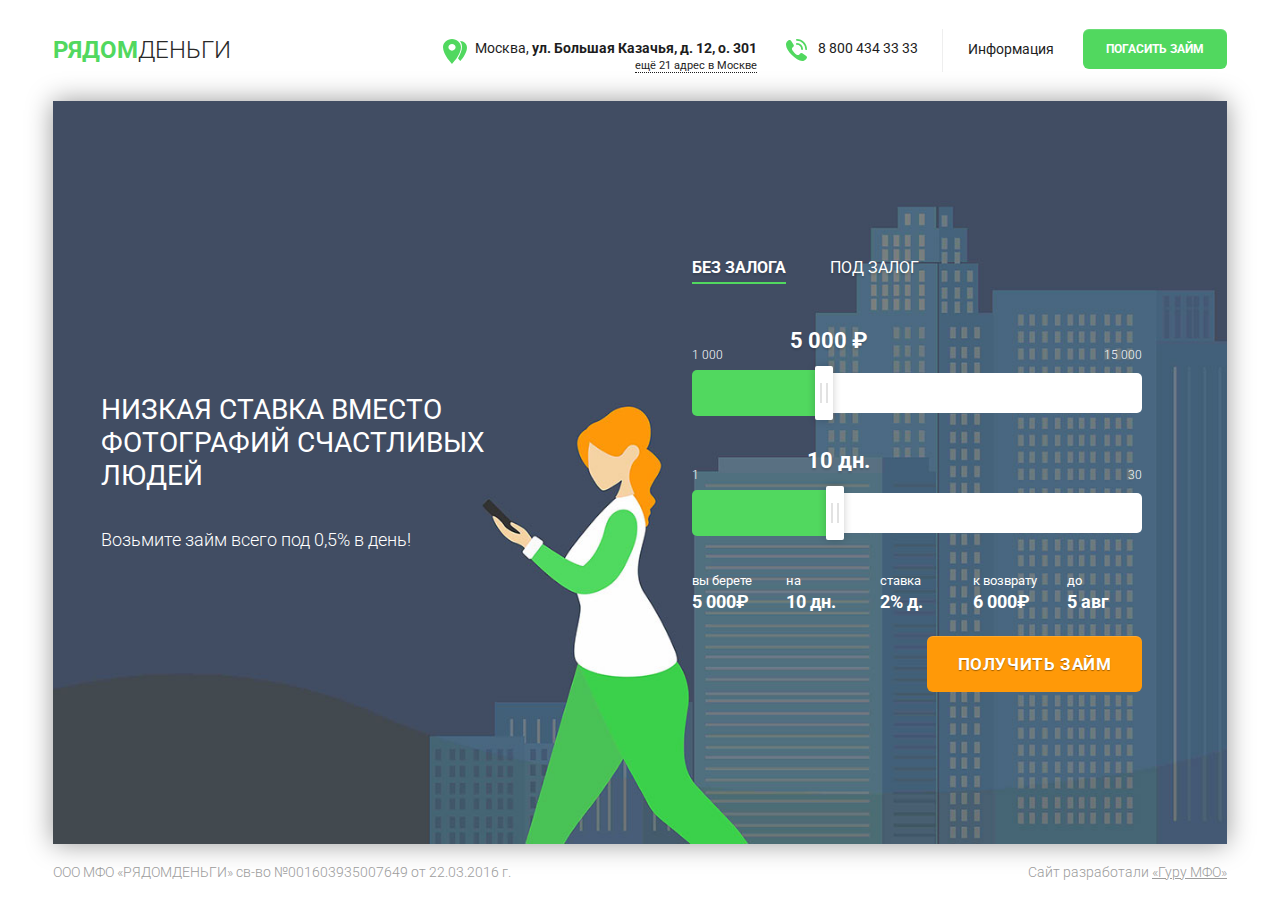
<file: develop/index-theme-3.html>
<!DOCTYPE html>
<html lang="ru">
<head>
	<meta charset="UTF-8">
	<meta http-equiv="X-UA-Compatible" content="IE=edge" />
	<meta name="viewport" content="width=device-width, initial-scale=1.0">
	<title>Готовое решение - Главная</title>

	<link rel="stylesheet" href="css/styles.min.css?v=0.46">
	<link rel="stylesheet" href="theme-3/css/theme-3.min.css?v=0.1" title="theme-3">
	<link href="https://fonts.googleapis.com/css?family=Roboto:300,400,700&subset=cyrillic" rel="stylesheet">
</head>
<body class="home theme-3">

	<div class="wrapper">

		<!-- HEADER :: start -->
		<header id="header" class="header header--home">

			<div class="header__left">
				<!-- LOGO :: start -->
				<div class="logo">
					<a href="index.html">
						<span class="logo__badge">
							<span class="highlight">Рядом</span>деньги
						</span>
					</a>
				</div>
				<!-- LOGO :: end -->
			</div>


			<div class="header__right">
				<!-- NAVMENU :: start -->
				<nav class="navmenu" id="nav" role="navigation" data-offset="260">

					<ul class="navmenu__list">
						<li><a href="info.html">Информация</a></li>
						<li><a href="#modal-passport" class="btn btn-primary popup-modal">Погасить займ</a></li>
					</ul>

					<div class="navmenu__contacts contacts">

						<div class="contact-item contact-item--address">
							Москва, <strong>ул. Большая Казачья, д. 12, о. 301</strong>
							<div class="text-lg-right"><small><a href="info.html#contacts" class=link-dot>ещё 21 адрес в Москве</a></small></div>
						</div>

						<div class="contact-item contact-item--phone">
							<a href="tel:8 800 434 33 33">8 800 434 33 33</a>
						</div>
					</div>

					<div class="navmenu__footer">

						<div class="svid">
							ООО МФО «РЯДОМДЕНЬГИ» св-во №001603935007649 от 22.03.2016 г.
						</div>

						<div class="developer">
							Сайт разработали <a href="http://sitemfo.ru/" target="_blank" rel="nofollow">Гуру МФО</a>
						</div>
					</div>

					<button type="button" class="close-btn" data-menu="nav"></button>
				</nav>
				<!-- NAVMENU :: end -->

				<!-- MENU TRIGGER :: start -->
				<div class="menu-trigger menu-trigger_header" data-menu="nav">
					<div class="menu-trigger__line"></div>
					<div class="menu-trigger__line"></div>
					<div class="menu-trigger__line"></div>
				</div>
				<!-- MENU TRIGGER :: end -->

			</div>

		</header>
		<!-- HEADER :: end -->

		<div class="cover">
			<div class="cover__inner">
				<div class="row align-items-center">
					<div class="col-lg-6">
						<!-- TEXT THEME 3 -->
						<div class="cover__text cover__text--theme-3">
							<h1 class="cover__title">Низкая ставка вместо фотографий счастливых людей</h1>

							<div class="cover__subtitle visible-min-tablet">
								Возьмите займ всего под 0,5% в день!
							</div>
						</div>

					</div>

					<div class="col-lg-6">
						<!-- TABS :: start -->
						<div id="tabs-loan" class="tab-container">
							<ul class="etab">
								<li class="tab"><a href="#tab-loan-1">Без залога</a></li>
								<li class="tab"><a href="#tab-loan-2">Под залог</a></li>
							</ul>
							<div class="panel-container">

								<!-- TAB LOAN #1 :: start -->
								<div id="tab-loan-1">

									<!-- calculate :: start -->
									<div class="calculate">
										<form method="post" action="anketa.html">
											<!-- Row 1 -->
											<div class="calculate__row">
												<div class="calculate__data">
													<div class="slider">
														<input type="text" id="money_range" class="hide" readonly="">
													</div>
												</div>
											</div>

											<!-- Row 2 -->
											<div class="calculate__row">
												<div class="calculate__data">
													<div class="slider">
														<input id="term_range" class="hide" readonly="" >
													</div>
												</div>
											</div>

											<!-- Row 3 -->
											<div class="calculate__row last">
												<div class="calculate__output output">
													<div class="output-item">
														<div class="output__title">вы берете</div>
														<div class="output__value"><span class="loan-sum">0</span>₽</div>
													</div>
													<div class="output-item">
														<div class="output__title">на</div>
														<div class="output__value"><span class="loan-term">0</span> дн.</div>
													</div>
													<div class="output-item">
														<div class="output__title">ставка</div>
														<div class="output__value"><span class="loan-percent">0</span>% д.</div>
													</div>
													<div class="output-item">
														<div class="output__title">к возврату</div>
														<div class="output__value"><span class="loan-back-money">0</span>₽</div>
													</div>
													<div class="output-item">
														<div class="output__title">до</div>
														<div class="output__value"><span class="loan-back-date">-</span></div>
													</div>
												</div>
											</div>

											<div class="calculate__row last">
												<button class="btn btn-primary calculate__button">Получить займ</button>
											</div>
										</form>
									</div>
									<!-- calculate :: end -->

								</div>
								<!-- TAB LOAN #1 :: end -->

								<!-- TAB LOAN #2 :: start -->
								<div id="tab-loan-2">
									<!-- calculate :: start -->
									<div class="calculate">
										<form method="post" action="anketa.html">
											<!-- Row 1 -->
											<div class="calculate__row">
												<div class="calculate__data">
													<div class="slider">
														<input type="text" id="money_range_on_bail" class="hide" readonly="">
													</div>
												</div>
											</div>

											<!-- Row 2 -->
											<div class="calculate__row">
												<div class="calculate__data">
													<div class="slider">
														<input id="term_range_on_bail" class="hide" readonly="" >
													</div>
												</div>
											</div>

											<!-- Row 3 -->
											<div class="calculate__row last">
												<div class="calculate__output output">
													<div class="output-item">
														<div class="output__title">вы берете</div>
														<div class="output__value"><span class="loan-sum_on-bail">0</span>₽</div>
													</div>
													<div class="output-item">
														<div class="output__title">на</div>
														<div class="output__value"><span class="loan-term_on-bail">0</span> дн.</div>
													</div>
													<div class="output-item">
														<div class="output__title">ставка</div>
														<div class="output__value"><span class="loan-percent_on-bail">0</span>% д.</div>
													</div>
													<div class="output-item">
														<div class="output__title">к возврату</div>
														<div class="output__value"><span class="loan-back-money_on-bail">0</span>₽</div>
													</div>
													<div class="output-item">
														<div class="output__title">до</div>
														<div class="output__value"><span class="loan-back-date_on-bail">-</span></div>
													</div>
												</div>
											</div>

											<div class="calculate__row last">
												<button class="btn btn-primary calculate__button">Получить займ</button>
											</div>
										</form>
									</div>
									<!-- calculate :: end -->
								</div>
								<!-- TAB LOAN #2 :: end -->
							</div>
						</div>
						<!-- TABS :: end -->
					</div>

					<div class="col-12 visible-max-tablet">
						<!-- TEXT BELOW THEME 3-->
						<div class="cover__text-below cover__text-below--theme-3">
							<div class="cover__subtitle">
								Возьмите займ всего под 0,5% в день!
							</div>
						</div>

					</div>
				</div>
			</div>
		</div>

		<footer class="footer footer--home">
			<div class="footer__left">
				ООО МФО «РЯДОМДЕНЬГИ» св-во №001603935007649 от 22.03.2016 г.
			</div>
			<div class="footer__right">
				Сайт разработали <a href="http://sitemfo.ru" target="_blank" rel="nofollow">«Гуру МФО»</a>
			</div>
		</footer>
	</div><!-- .wrapper -->

	<!-- POPUP PASSPORT :: start -->
	<div id="modal-passport" class="mpf-popup mpf-popup--small mfp-hide">
		<div class="popup">

			<p class="font-light text-center">Введите, пожалуйста, свой паспорт и номер договора.</p>

			<form action="#" id="form-passport" class="form-popup form-passport">
				<div class="form__field">
					<input name="passport_serial" type="tel" class="popup__input" required="" placeholder="Серия и номер паспорта">
				</div>
				<div class="form__field">
					<input type="text" name="treaty" class="popup__input" required="" placeholder="Номер договора">
				</div>
				<button class="btn btn-primary">Войти</button>
			</form>
		</div>
	</div>
	<!-- POPUP PASSPORT:: end -->

    <!-- POPUP SMS :: start -->
    <div id="modal-sms" class="mpf-popup mpf-popup--small mfp-hide">
        <div class="popup">

            <p class="font-light text-center">Введите, пожалуйста, СМС-код, который мы отправили на номер <span class="font-regular nowrap insert-phone">+7 917 321 04 84</span></p>

            <form action="#" id="form-sms" class="form-popup form-sms">
                <div class="form__field">
                    <div class="form__field form__field--inline text-center">
						<input type="text" name="sms_code" class="popup__input" placeholder="Код из СМС" autocomplete="off">
                    </div>
                    <span class="timer" id="confirm_timer">00:30</span>
                </div>

                <button class="btn btn-primary">Подтвердить</button>
                <div class="text-center" style="margin-top: 10px;"><small><button class="resend_code disabled btn-link" disabled>Отправить код еще раз</button></small></div>
            </form>
        </div>
    </div>
    <!-- POPUP SMS:: end -->

	<!-- POPUP SIGN IN :: start -->
	<div id="modal-sign-in" class="mpf-popup mpf-popup--small mfp-hide">
		<div class="popup text-center">

			<p class="font-light">Для входа в личный кабинет введите Ваш мобильный телефон</p>

			<form action="#" id="form-sign-in" class="form-popup form-sign">
				<div class="form__field">
					<div class="form__field text-center">
						<input type="tel" name="phone" id="phone_login" class="popup__input" placeholder="номер вашего телефона" required="">
					</div>
				</div>

				<button class="btn btn-primary">Войти</button>
			</form>
		</div>
	</div>
	<!-- POPUP SIGN IN :: end -->

	<!-- POPUP REPAY LOAN :: start -->
	<div id="modal-repay" class="mpf-popup mpf-popup--small mfp-hide">
		<div class="popup text-center">

			<p class="font-light">Вы вошли как</p>
			<p><strong>Иванов Сергей Иванович</strong></p>

			<div class="popup__center">
				<p class="font-light">К возврату сегодня</p>
				<p><strong class="repay-sum">6500,<span>00₽</span></strong></p>
			</div>

			<button class="btn btn-primary" onclick="location.href='#lk.html'; alert('Погашено! \nИли редирект на другую страницу.');">Погасить сейчас</button>
			<div class="popup__footer">
				<ul class="list-cards">
					<li><img src="img/maestro.png" alt=""></li>
					<li><img src="img/mc.png" alt=""></li>
					<li><img src="img/mir.png" alt=""></li>
					<li><img src="img/visa.png" alt=""></li>
				</ul>
			</div>
		</div>
	</div>
	<!-- POPUP REPAY LOAN :: end -->

	<!-- Common scripts -->
	<script src="js/jquery-3.2.1.min.js"></script>
	<script src="js/responsive-menu.min.js"></script>
    <script src="js/jquery.magnific-popup.min.js"></script>
    <script src="js/jquery.validate.min.js"></script>
    <script src="js/jquery.inputmask.min.js"></script>
    <script src="js/jquery.countdown.min.js"></script>
    <script src="js/jquery.lazylinepainter-1.5.1.min.js"></script>
    <script src="js/rAF-polyfil.min.js"></script>
    <script src="js/common.min.js?v=0.2"></script>

	<!-- Specific scripts for current page-->
	<script src="js/jquery.easytabs.min.js"></script>
	<script src="js/ion.rangeSlider.min.js"></script>
    <script src="js/home.min.js?v=0.2"></script>

</body>
</html>
</file>
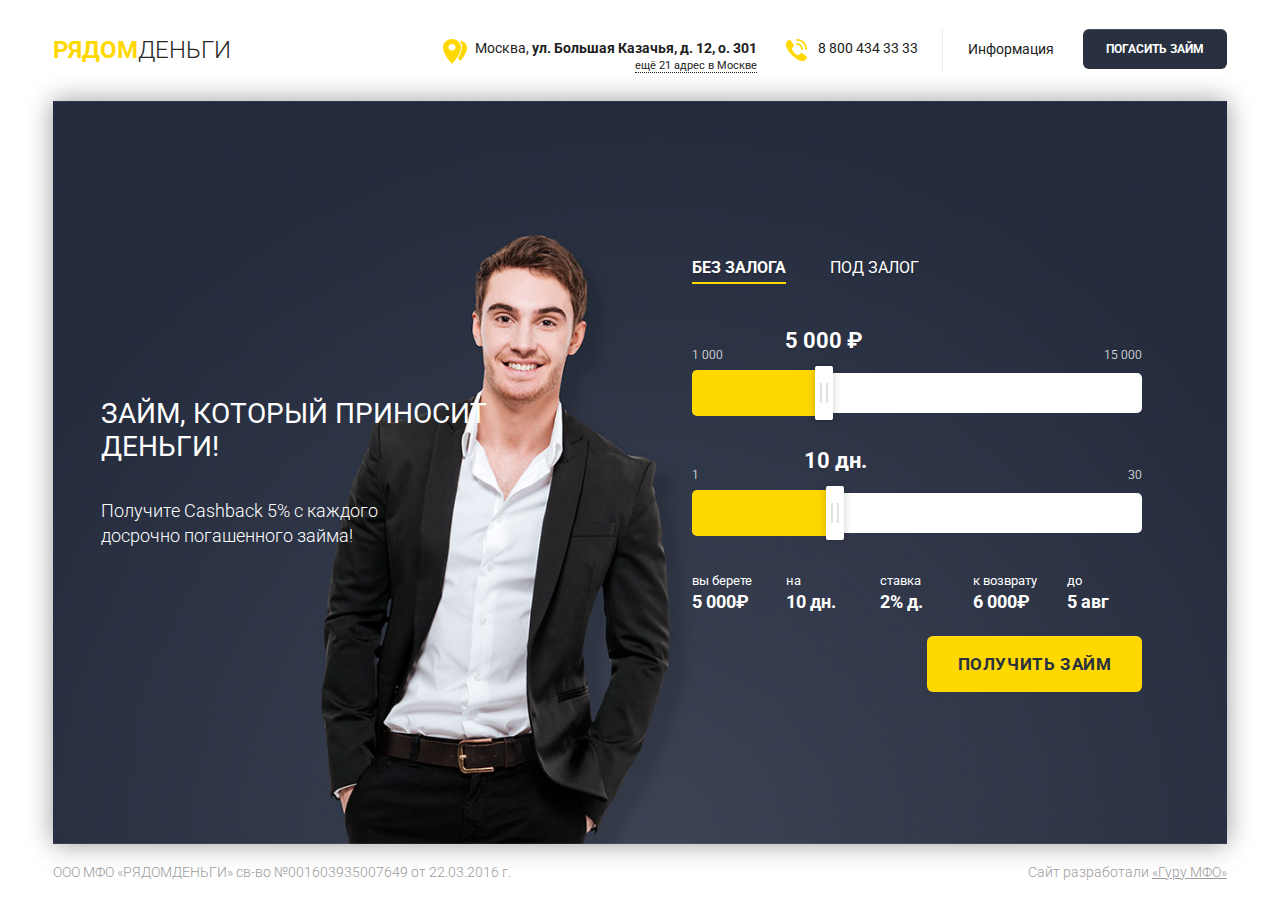
<file: develop/index-theme-4.html>
<!DOCTYPE html>
<html lang="ru">
<head>
	<meta charset="UTF-8">
	<meta http-equiv="X-UA-Compatible" content="IE=edge" />
	<meta name="viewport" content="width=device-width, initial-scale=1.0">
	<title>Готовое решение - Главная</title>

	<link rel="stylesheet" href="css/styles.min.css?v=0.46">
	<link rel="stylesheet" href="theme-4/css/theme-4.min.css?v=0.1" title="theme-4">
	<link href="https://fonts.googleapis.com/css?family=Roboto:300,400,700&subset=cyrillic" rel="stylesheet">
</head>
<body class="home theme-4">

	<div class="wrapper">

		<!-- HEADER :: start -->
		<header id="header" class="header header--home">

			<div class="header__left">
				<!-- LOGO :: start -->
				<div class="logo">
					<a href="index.html">
						<span class="logo__badge">
							<span class="highlight">Рядом</span>деньги
						</span>
					</a>
				</div>
				<!-- LOGO :: end -->
			</div>


			<div class="header__right">
				<!-- NAVMENU :: start -->
				<nav class="navmenu" id="nav" role="navigation" data-offset="260">

					<ul class="navmenu__list">
						<li><a href="info.html">Информация</a></li>
						<li><a href="#modal-passport" class="btn btn-primary popup-modal">Погасить займ</a></li>
					</ul>

					<div class="navmenu__contacts contacts">

						<div class="contact-item contact-item--address">
							Москва, <strong>ул. Большая Казачья, д. 12, о. 301</strong>
							<div class="text-lg-right"><small><a href="info.html#contacts" class=link-dot>ещё 21 адрес в Москве</a></small></div>
						</div>

						<div class="contact-item contact-item--phone">
							<a href="tel:8 800 434 33 33">8 800 434 33 33</a>
						</div>
					</div>

					<div class="navmenu__footer">

						<div class="svid">
							ООО МФО «РЯДОМДЕНЬГИ» св-во №001603935007649 от 22.03.2016 г.
						</div>

						<div class="developer">
							Сайт разработали <a href="http://sitemfo.ru/" target="_blank" rel="nofollow">Гуру МФО</a>
						</div>
					</div>

					<button type="button" class="close-btn" data-menu="nav"></button>
				</nav>
				<!-- NAVMENU :: end -->

				<!-- MENU TRIGGER :: start -->
				<div class="menu-trigger menu-trigger_header" data-menu="nav">
					<div class="menu-trigger__line"></div>
					<div class="menu-trigger__line"></div>
					<div class="menu-trigger__line"></div>
				</div>
				<!-- MENU TRIGGER :: end -->

			</div>

		</header>
		<!-- HEADER :: end -->

		<div class="cover">
			<div class="cover__inner">
				<div class="row align-items-center">
					<div class="col-lg-6">

						<!-- TEXT THEME 4 -->
						<div class="cover__text cover__text--theme-4">
							<h1 class="cover__title">Займ, который приносит деньги!</h1>

							<div class="cover__subtitle visible-min-tablet">
								Получите Cashback 5% с каждого досрочно погашенного займа!
							</div>
						</div>

					</div>

					<div class="col-lg-6">
						<!-- TABS :: start -->
						<div id="tabs-loan" class="tab-container">
							<ul class="etab">
								<li class="tab"><a href="#tab-loan-1">Без залога</a></li>
								<li class="tab"><a href="#tab-loan-2">Под залог</a></li>
							</ul>
							<div class="panel-container">

								<!-- TAB LOAN #1 :: start -->
								<div id="tab-loan-1">

									<!-- calculate :: start -->
									<div class="calculate">
										<form method="post" action="anketa.html">
											<!-- Row 1 -->
											<div class="calculate__row">
												<div class="calculate__data">
													<div class="slider">
														<input type="text" id="money_range" class="hide" readonly="">
													</div>
												</div>
											</div>

											<!-- Row 2 -->
											<div class="calculate__row">
												<div class="calculate__data">
													<div class="slider">
														<input id="term_range" class="hide" readonly="" >
													</div>
												</div>
											</div>

											<!-- Row 3 -->
											<div class="calculate__row last">
												<div class="calculate__output output">
													<div class="output-item">
														<div class="output__title">вы берете</div>
														<div class="output__value"><span class="loan-sum">0</span>₽</div>
													</div>
													<div class="output-item">
														<div class="output__title">на</div>
														<div class="output__value"><span class="loan-term">0</span> дн.</div>
													</div>
													<div class="output-item">
														<div class="output__title">ставка</div>
														<div class="output__value"><span class="loan-percent">0</span>% д.</div>
													</div>
													<div class="output-item">
														<div class="output__title">к возврату</div>
														<div class="output__value"><span class="loan-back-money">0</span>₽</div>
													</div>
													<div class="output-item">
														<div class="output__title">до</div>
														<div class="output__value"><span class="loan-back-date">-</span></div>
													</div>
												</div>
											</div>

											<div class="calculate__row last">
												<button class="btn btn-primary calculate__button">Получить займ</button>
											</div>
										</form>
									</div>
									<!-- calculate :: end -->

								</div>
								<!-- TAB LOAN #1 :: end -->

								<!-- TAB LOAN #2 :: start -->
								<div id="tab-loan-2">
									<!-- calculate :: start -->
									<div class="calculate">
										<form method="post" action="anketa.html">
											<!-- Row 1 -->
											<div class="calculate__row">
												<div class="calculate__data">
													<div class="slider">
														<input type="text" id="money_range_on_bail" class="hide" readonly="">
													</div>
												</div>
											</div>

											<!-- Row 2 -->
											<div class="calculate__row">
												<div class="calculate__data">
													<div class="slider">
														<input id="term_range_on_bail" class="hide" readonly="" >
													</div>
												</div>
											</div>

											<!-- Row 3 -->
											<div class="calculate__row last">
												<div class="calculate__output output">
													<div class="output-item">
														<div class="output__title">вы берете</div>
														<div class="output__value"><span class="loan-sum_on-bail">0</span>₽</div>
													</div>
													<div class="output-item">
														<div class="output__title">на</div>
														<div class="output__value"><span class="loan-term_on-bail">0</span> дн.</div>
													</div>
													<div class="output-item">
														<div class="output__title">ставка</div>
														<div class="output__value"><span class="loan-percent_on-bail">0</span>% д.</div>
													</div>
													<div class="output-item">
														<div class="output__title">к возврату</div>
														<div class="output__value"><span class="loan-back-money_on-bail">0</span>₽</div>
													</div>
													<div class="output-item">
														<div class="output__title">до</div>
														<div class="output__value"><span class="loan-back-date_on-bail">-</span></div>
													</div>
												</div>
											</div>

											<div class="calculate__row last">
												<button class="btn btn-primary calculate__button">Получить займ</button>
											</div>
										</form>
									</div>
									<!-- calculate :: end -->
								</div>
								<!-- TAB LOAN #2 :: end -->
							</div>
						</div>
						<!-- TABS :: end -->
					</div>

					<div class="col-12 visible-max-tablet">

						<!-- TEXT BELOW THEME 4-->
						<div class="cover__text-below cover__text-below--theme-4">
							<div class="cover__subtitle">
								Получите Cashback 5% с каждого досрочно погашенного займа!
							</div>
						</div>

					</div>
				</div>
			</div>
		</div>

		<footer class="footer footer--home">
			<div class="footer__left">
				ООО МФО «РЯДОМДЕНЬГИ» св-во №001603935007649 от 22.03.2016 г.
			</div>
			<div class="footer__right">
				Сайт разработали <a href="http://sitemfo.ru" target="_blank" rel="nofollow">«Гуру МФО»</a>
			</div>
		</footer>
	</div><!-- .wrapper -->

	<!-- POPUP PASSPORT :: start -->
	<div id="modal-passport" class="mpf-popup mpf-popup--small mfp-hide">
		<div class="popup">

			<p class="font-light text-center">Введите, пожалуйста, свой паспорт и номер договора.</p>

			<form action="#" id="form-passport" class="form-popup form-passport">
				<div class="form__field">
					<input name="passport_serial" type="tel" class="popup__input" required="" placeholder="Серия и номер паспорта">
				</div>
				<div class="form__field">
					<input type="text" name="treaty" class="popup__input" required="" placeholder="Номер договора">
				</div>
				<button class="btn btn-primary">Войти</button>
			</form>
		</div>
	</div>
	<!-- POPUP PASSPORT:: end -->

    <!-- POPUP SMS :: start -->
    <div id="modal-sms" class="mpf-popup mpf-popup--small mfp-hide">
        <div class="popup">

            <p class="font-light text-center">Введите, пожалуйста, СМС-код, который мы отправили на номер <span class="font-regular nowrap insert-phone">+7 917 321 04 84</span></p>

            <form action="#" id="form-sms" class="form-popup form-sms">
                <div class="form__field">
                    <div class="form__field form__field--inline text-center">
						<input type="text" name="sms_code" class="popup__input" placeholder="Код из СМС" autocomplete="off">
                    </div>
                    <span class="timer" id="confirm_timer">00:30</span>
                </div>

                <button class="btn btn-primary">Подтвердить</button>
                <div class="text-center" style="margin-top: 10px;"><small><button class="resend_code disabled btn-link" disabled>Отправить код еще раз</button></small></div>
            </form>
        </div>
    </div>
    <!-- POPUP SMS:: end -->

	<!-- POPUP SIGN IN :: start -->
	<div id="modal-sign-in" class="mpf-popup mpf-popup--small mfp-hide">
		<div class="popup text-center">

			<p class="font-light">Для входа в личный кабинет введите Ваш мобильный телефон</p>

			<form action="#" id="form-sign-in" class="form-popup form-sign">
				<div class="form__field">
					<div class="form__field text-center">
						<input type="tel" name="phone" id="phone_login" class="popup__input" placeholder="номер вашего телефона" required="">
					</div>
				</div>

				<button class="btn btn-primary">Войти</button>
			</form>
		</div>
	</div>
	<!-- POPUP SIGN IN :: end -->

	<!-- POPUP REPAY LOAN :: start -->
	<div id="modal-repay" class="mpf-popup mpf-popup--small mfp-hide">
		<div class="popup text-center">

			<p class="font-light">Вы вошли как</p>
			<p><strong>Иванов Сергей Иванович</strong></p>

			<div class="popup__center">
				<p class="font-light">К возврату сегодня</p>
				<p><strong class="repay-sum">6500,<span>00₽</span></strong></p>
			</div>

			<button class="btn btn-primary" onclick="location.href='#lk.html'; alert('Погашено! \nИли редирект на другую страницу.');">Погасить сейчас</button>
			<div class="popup__footer">
				<ul class="list-cards">
					<li><img src="img/maestro.png" alt=""></li>
					<li><img src="img/mc.png" alt=""></li>
					<li><img src="img/mir.png" alt=""></li>
					<li><img src="img/visa.png" alt=""></li>
				</ul>
			</div>
		</div>
	</div>
	<!-- POPUP REPAY LOAN :: end -->

	<!-- Common scripts -->
	<script src="js/jquery-3.2.1.min.js"></script>
	<script src="js/responsive-menu.min.js"></script>
    <script src="js/jquery.magnific-popup.min.js"></script>
    <script src="js/jquery.validate.min.js"></script>
    <script src="js/jquery.inputmask.min.js"></script>
    <script src="js/jquery.countdown.min.js"></script>
    <script src="js/jquery.lazylinepainter-1.5.1.min.js"></script>
    <script src="js/rAF-polyfil.min.js"></script>
    <script src="js/common.min.js?v=0.2"></script>

	<!-- Specific scripts for current page-->
	<script src="js/jquery.easytabs.min.js"></script>
	<script src="js/ion.rangeSlider.min.js"></script>
    <script src="js/home.min.js?v=0.2"></script>

</body>
</html>
</file>
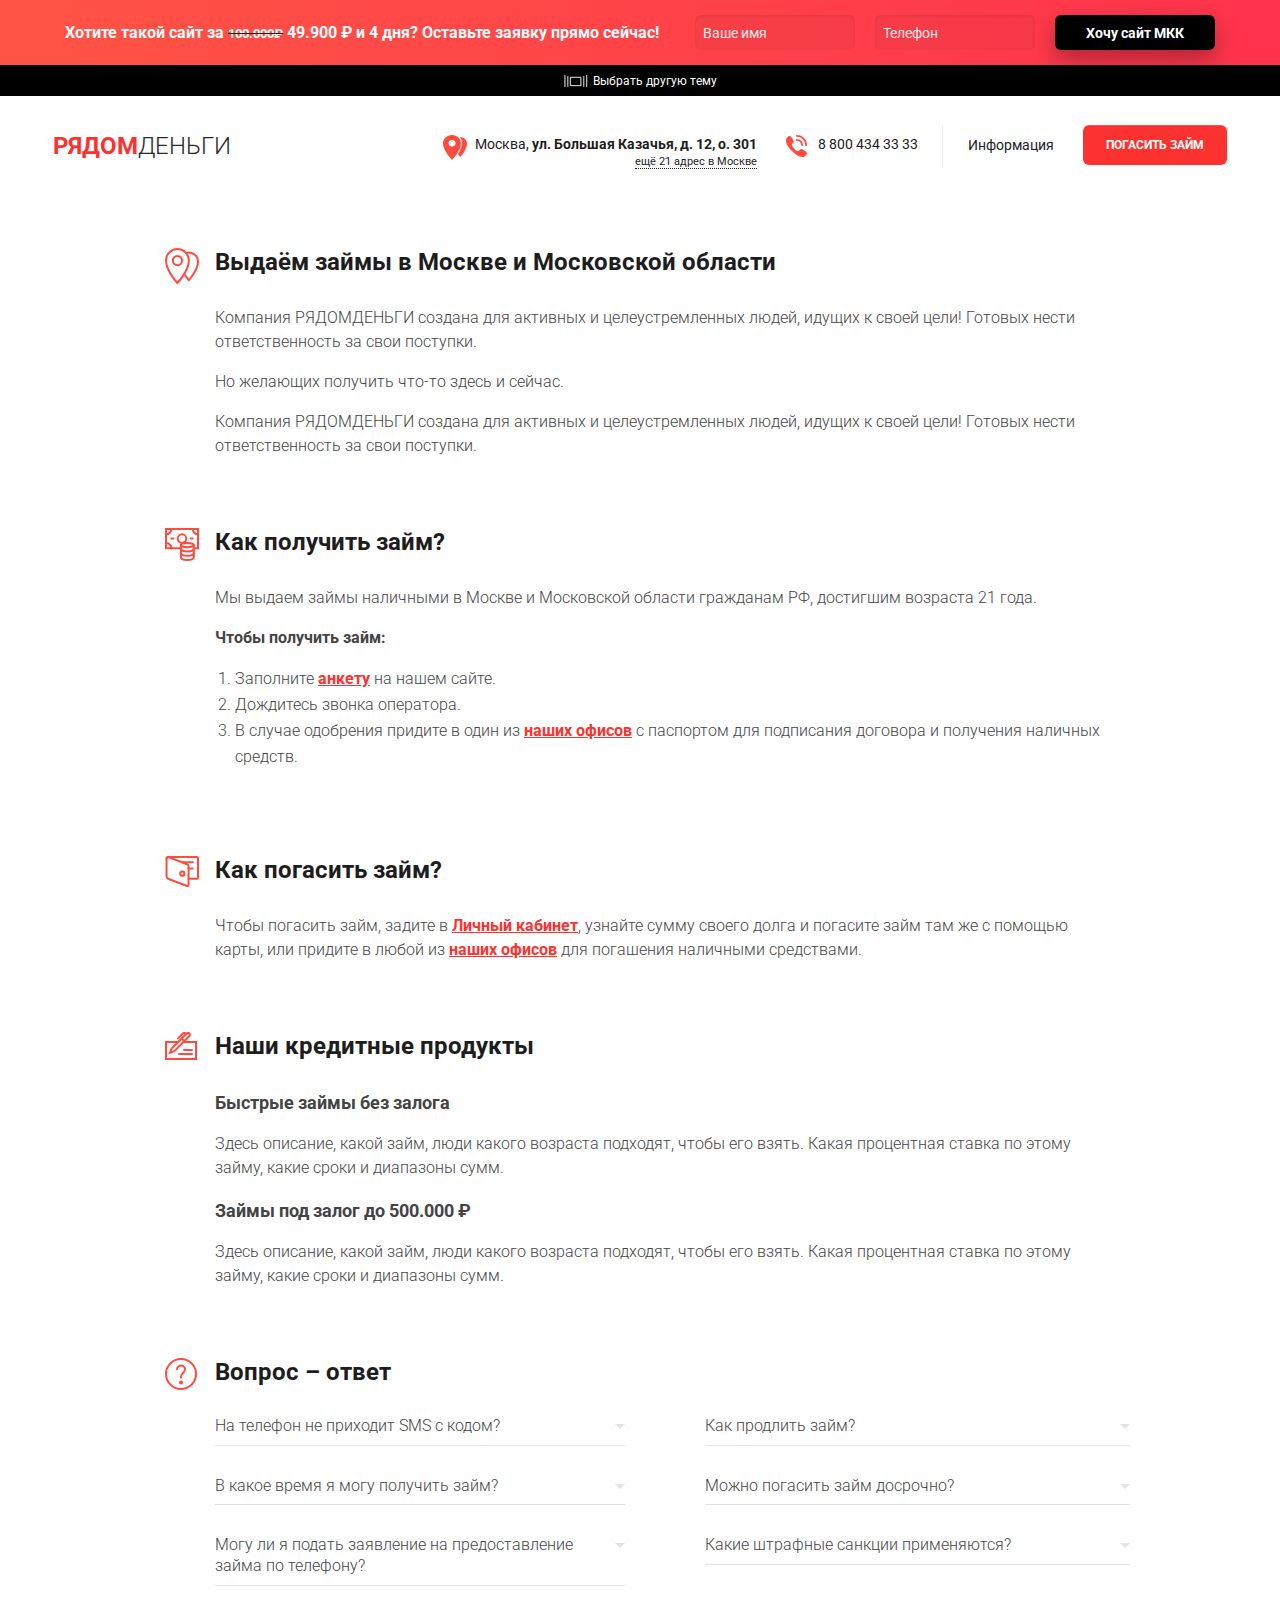
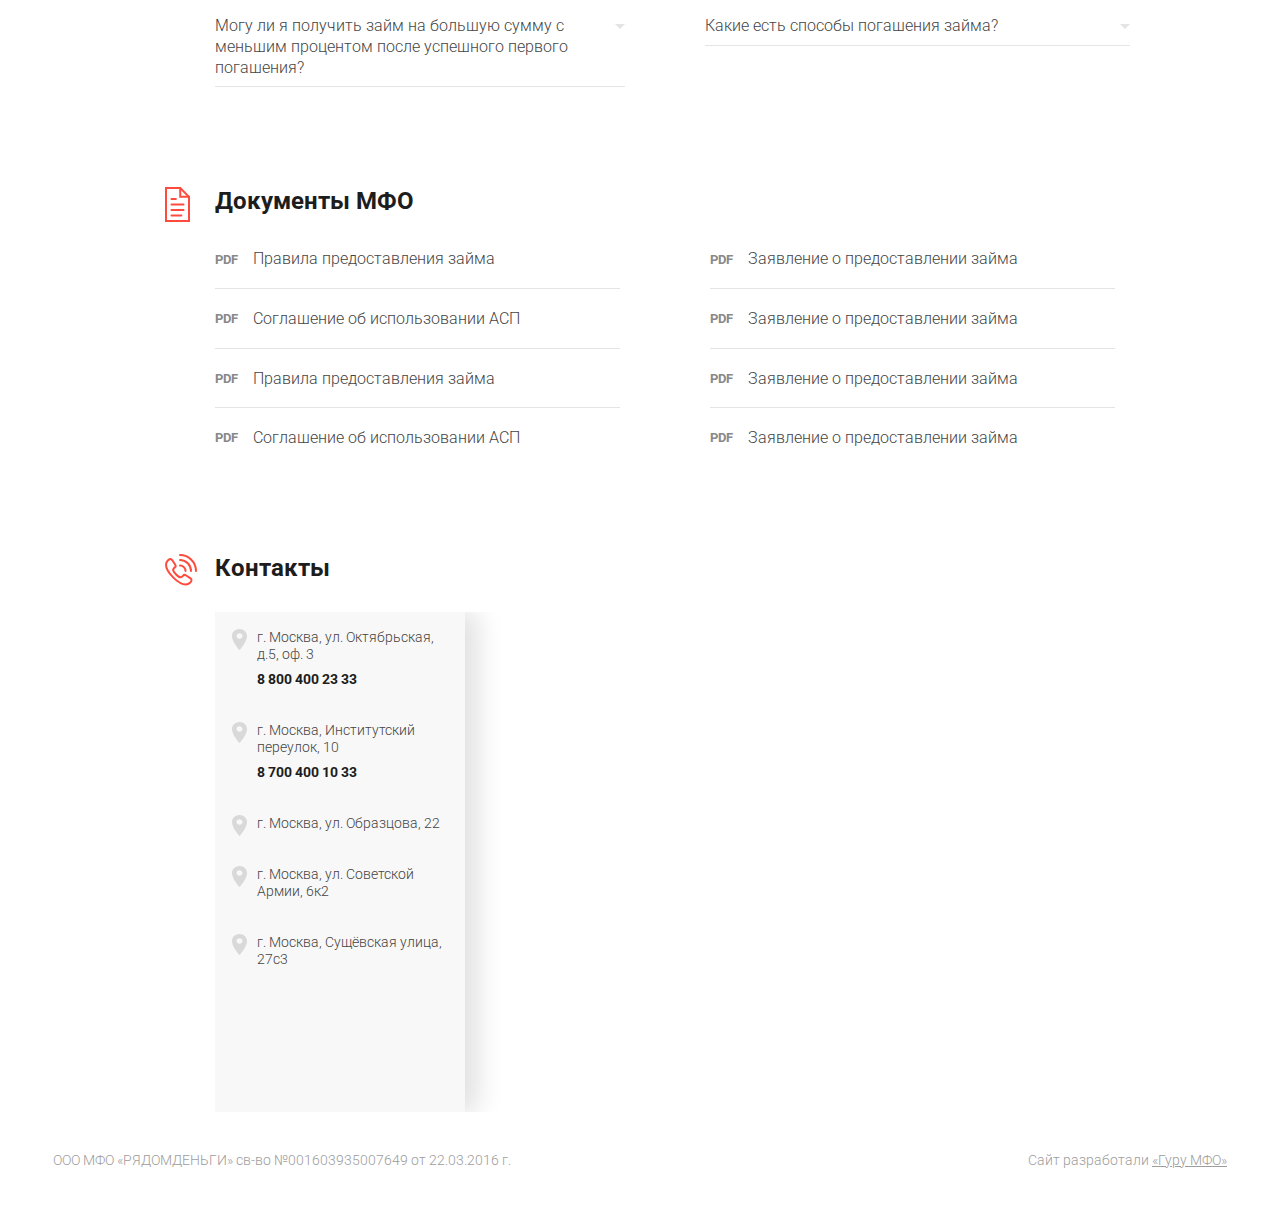
<file: develop/info-demo.html>
<!DOCTYPE html>
<html lang="ru">
<head>
	<meta charset="UTF-8">
	<meta http-equiv="X-UA-Compatible" content="IE=edge" />
	<meta name="viewport" content="width=device-width, initial-scale=1.0">
	<title>Готовое решение - Информация</title>

	<link rel="stylesheet" href="css/styles.min.css?v=0.46">
	<link rel="stylesheet" href="theme-1/css/theme-1.min.css?v=0.1" title="theme-1">
	<link rel="stylesheet" href="theme-2/css/theme-2.min.css?v=0.1" title="theme-2">
	<link rel="stylesheet" href="theme-3/css/theme-3.min.css?v=0.1" title="theme-3">
	<link rel="stylesheet" href="theme-4/css/theme-4.min.css?v=0.1" title="theme-4">
	<link href="https://fonts.googleapis.com/css?family=Roboto:300,400,700&subset=cyrillic" rel="stylesheet">
</head>
<body>

	<div class="wrapper">
		<!-- TOP BAR WITH FORM :: start -->
		<div class="top-bar">
			<div class="top-bar__text">
				Хотите такой сайт за <small><strong class="strike"><span>100.000₽</span></strong></small> 49.900 ₽ и 4 дня? Оставьте заявку прямо сейчас!
			</div>
			<div class="top-bar__text--mobile">
				Хочу такой сайт
			</div>
			<form action="" id="top-bar-form" class="top-bar__form">
				<div class="top-bar__form_close">&times;</div>
				<div class="top-bar__field">
					<input type="text" name="top_bar_username" class="top-bar__input" placeholder="Ваше имя" required="">
				</div>
				<div class="top-bar__field">
					<input type="tel" name="top_bar_phone" class="top-bar__input" placeholder="Телефон" required="">
				</div>
				<div class="top-bar__field">
					<input type="hidden" name="theme" value="">

					<button class="btn top-bar__button">
						<span class="default">Хочу сайт МКК</span>
						<span class="sent" id="sent-1"></span>
						<span class="loading"><span>.</span><span>.</span><span>.</span></span>
						<span class="error-send">Ошибка</span>
					</button>
					<button class="btn top-bar__button top-bar__button--mobile">
						<span class="default">Оставить заявку</span>
						<span class="sent" id="sent-2"></span>
						<span class="loading"><span>.</span><span>.</span><span>.</span></span>
						<span class="error-send">Ошибка</span>
					</button>
				</div>

			</form>
		</div>
		<!-- TOP BAR WITH FORM :: end -->

		<!-- TOP PANEL WITH THEMES :: start-->
		<div class="top-panel">

			<div class="top-panel__inner">
				<div class="top-panel__title">Посмотрите яркие примеры реализации готового решения!</div>

				<div class="top-panel__items themes">
					<div class="theme-item styleswitch" rel="theme-1">
						<div class="theme-item__img">
							<img src="img/preview-theme-1.jpg" alt="Статусный">
						</div>
						<div class="theme-item__title">Статусный</div>
					</div>

					<div class="theme-item styleswitch" rel="theme-2">
						<div class="theme-item__img">
							<img src="img/preview-theme-2.jpg" alt="Беззаботный">
						</div>
						<div class="theme-item__title">Беззаботный</div>
					</div>

					<div class="theme-item styleswitch" rel="theme-3">
						<div class="theme-item__img">
							<img src="img/preview-theme-3.jpg" alt="Предсказуемый">
						</div>
						<div class="theme-item__title">Предсказуемый</div>
					</div>

					<div class="theme-item styleswitch" rel="theme-4">
						<div class="theme-item__img">
							<img src="img/preview-theme-4.jpg" alt="Бунтарь">
						</div>
						<div class="theme-item__title">Бунтарь</div>
					</div>
				</div>

				<a href="//sitemfo.ru" class="top-panel__exit">Выйти <br>из демо-режима</a>
			</div>

			<div class="top-panel__trigger"><span class="icon-theme"></span><span class="text">Выбрать другую тему</span></div>
		</div>
		<!-- TOP PANEL WITH THEMES :: end -->

		<!-- HEADER :: start -->
		<header id="header" class="header">

			<div class="header__left">
				<!-- LOGO :: start -->
				<div class="logo">
					<a href="index-demo.html">
						<span class="logo__badge">
							<span class="highlight">Рядом</span>деньги
						</span>
					</a>
				</div>
				<!-- LOGO :: end -->
			</div>


			<div class="header__right">
				<!-- NAVMENU :: start -->
				<nav class="navmenu" id="nav" role="navigation" data-offset="260">

					<ul class="navmenu__list">
						<li><a href="info-demo.html">Информация</a></li>
						<li><a href="#modal-passport" class="btn btn-primary popup-modal">Погасить займ</a></li>
					</ul>

					<div class="navmenu__contacts contacts">

						<div class="contact-item contact-item--address">
							Москва, <strong>ул. Большая Казачья, д. 12, о. 301</strong>
							<div class="text-lg-right"><small><a href="info-demo.html#contacts" class=link-dot>ещё 21 адрес в Москве</a></small></div>
						</div>

						<div class="contact-item contact-item--phone">
							<a href="tel:8 800 434 33 33">8 800 434 33 33</a>
						</div>
					</div>

					<div class="navmenu__footer">

						<div class="svid">
							ООО МФО «РЯДОМДЕНЬГИ» св-во №001603935007649 от 22.03.2016 г.
						</div>

						<div class="developer">
							Сайт разработали <a href="http://sitemfo.ru/" target="_blank" rel="nofollow">Гуру МФО</a>
						</div>
					</div>

					<button type="button" class="close-btn" data-menu="nav"></button>
				</nav>
				<!-- NAVMENU :: end -->

				<!-- MENU TRIGGER :: start -->
				<div class="menu-trigger menu-trigger_header" data-menu="nav">
					<div class="menu-trigger__line"></div>
					<div class="menu-trigger__line"></div>
					<div class="menu-trigger__line"></div>
				</div>
				<!-- MENU TRIGGER :: end -->

			</div>

		</header>
		<!-- HEADER :: end -->


		<main role="main" class="wrap">
			<section id="general" class="section section--icon map-outline">
				<h1 class="section__title">
					Выдаём займы в Москве и Московской области
				</h1>
				<div class="section__content">
					<p>Компания РЯДОМДЕНЬГИ создана для активных и целеустремленных людей, идущих к своей цели! Готовых нести ответственность за свои поступки.</p>
					<p>Но желающих получить что-то здесь и сейчас.</p>
					<p>Компания РЯДОМДЕНЬГИ создана для активных и целеустремленных людей, идущих к своей цели! Готовых нести ответственность за свои поступки.</p>
				</div>
			</section>

			<section id="get-loan" class="section section--icon money">
				<h1 class="section__title">
					Как получить займ?
				</h1>
				<div class="section__content">
					<p>Мы выдаем займы наличными в Москве и Московской области гражданам РФ, достигшим возраста 21 года.</p>

					<p><strong>Чтобы получить займ:</strong></p>

					<ol>
						<li>Заполните <b><a href="anketa-demo.html">анкету</a></b> на нашем сайте.</li>
						<li>Дождитесь звонка оператора.</li>
						<li>В случае одобрения придите в один из <b><a href="info-demo.html#contacts">наших офисов</a></b> с паспортом для подписания договора и получения наличных средств.</li>
					</ol>

				</div>
			</section>

			<section id="repay-loan" class="section section--icon wallet">
				<h1 class="section__title">
					Как погасить займ?
				</h1>
				<div class="section__content">
					<p>Чтобы погасить займ, задите в <b><a href="sign-in-demo.html">Личный кабинет</a></b>, узнайте сумму своего долга и погасите займ там же с помощью карты, или придите в любой из <b><a href="info-demo.html#contacts">наших офисов</a></b> для погашения наличными средствами.</p>
				</div>
			</section>

			<section id="products" class="section section--icon pen">
				<h1 class="section__title">
					Наши кредитные продукты
				</h1>
				<div class="section__content">
					<h3>Быстрые займы без залога</h3>
					<p>Здесь описание, какой займ, люди какого возраста подходят, чтобы его взять. Какая процентная ставка по этому займу, какие сроки и диапазоны сумм.</p>

					<h3>Займы под залог до 500.000 ₽</h3>
					<p>Здесь описание, какой займ, люди какого возраста подходят, чтобы его взять. Какая процентная ставка по этому займу, какие сроки и диапазоны сумм.</p>
				</div>
			</section>

			<section id="faq" class="section section--icon question">
				<h1 class="section__title">
					Вопрос – ответ
				</h1>
				<div class="section__content">
					<div class="accordion-wrapper">
						<div class="row">

							<div class="col-lg-6">
								<div class="ac-pane">
									<div class="ac-title" data-accordion="true">
										На телефон не приходит SMS с кодом?
									</div>
									<div class="ac-content" style="display: none;">
										<p>Если Вы не получили SMS  с кодом в течение 10 минут, попробуйте выключить телефон и включить его снова. Если это не помогло, проверьте настройки телефона и баланс. Далее в форме заявки нажмите кнопку «Повторить отправку». Если код по SMS снова не придет, напишите нам на почту
											<b><a href="mailto:support@rublvam.ru">support@custom-mail.ru</a></b> с указанием Вашего номера телефона и мобильного оператора. </p>
									</div>
								</div>
							</div>

							<div class="col-lg-6">
								<div class="ac-pane">
									<div class="ac-title" data-accordion="true">
										Как продлить займ?
									</div>
									<div class="ac-content" style="display: none;">
										<p>Для того чтобы Вы в любое время смогли решить свои финансовые вопросы, мы готовы помогать вам 24/7.</p>
									</div>
								</div>
							</div>

							<div class="col-lg-6">
								<div class="ac-pane">
									<div class="ac-title" data-accordion="true">
										В какое время я могу получить займ?
									</div>
									<div class="ac-content" style="display: none;">
										<p>Легко24 не принимает заявления о предоставлении займа по телефону.</p>
									</div>
								</div>
							</div>

							<div class="col-lg-6">
								<div class="ac-pane">
									<div class="ac-title" data-accordion="true">
										Можно погасить займ досрочно?
									</div>
									<div class="ac-content" style="display: none;">
										<p>После каждого возврата у Вас растет лимит суммы займа.</p>
									</div>
								</div>
							</div>

							<div class="col-lg-6">
								<div class="ac-pane">
									<div class="ac-title" data-accordion="true">
										Могу ли я подать заявление на предоставление займа по телефону?
									</div>
									<div class="ac-content" style="display: none;">
										<p>Вы можете зарегистрироваться в системе с логином и паролем либо с помощью аккаунта в социальной сети. Любой способ действительный, последний же упрощает ваш вход в личный кабинет.</p>
									</div>
								</div>
							</div>

							<div class="col-lg-6">
								<div class="ac-pane">
									<div class="ac-title" data-accordion="true">
										Какие штрафные санкции применяются?
									</div>
									<div class="ac-content" style="display: none;">
										<p>В случае задержки выплат будут ежедневно начисляться проценты за просрочку. При длительном невозврате мы обращаемся в суд РФ</p>
									</div>
								</div>
							</div>

							<div class="col-lg-6">
								<div class="ac-pane">
									<div class="ac-title" data-accordion="true">
										Могу ли я получить займ на большую сумму с меньшим процентом после успешного первого погашения?
									</div>
									<div class="ac-content" style="display: none;">
										<p>Зайдите в личный кабинет, нажмите «Получить деньги», выберите сумму и срок, подпишите договор при помощи SMS.</p>
									</div>
								</div>
							</div>

							<div class="col-lg-6">
								<div class="ac-pane">
									<div class="ac-title" data-accordion="true">
										Какие есть способы погашения займа?
									</div>
									<div class="ac-content" style="display: none;">
										<p>После подписания договора заявку отменить нельзя. После получения денег Вы можете досрочно погасить займ в личном кабинете или с помощью терминалов «Киви», «Яндекс», «Мандарин». Узнать точную сумму для погашения займа Вы можете в личном кабинете.</p>
									</div>
								</div>
							</div>
						</div>
					</div>
				</div>
			</section>

			<section id="docs" class="section section--icon doc">
				<h1 class="section__title">
					Документы МФО
				</h1>
				<div class="section__content">
					<ul class="list-doc">
						<li><a href="#doc.pdf">Правила предоставления займа</a></li>
						<li><a href="#doc.pdf">Заявление о предоставлении займа</a></li>
						<li><a href="#doc.pdf">Соглашение об использовании АСП</a></li>
						<li><a href="#doc.pdf">Заявление о предоставлении займа</a></li>
						<li><a href="#doc.pdf">Правила предоставления займа</a></li>
						<li><a href="#doc.pdf">Заявление о предоставлении займа</a></li>
						<li><a href="#doc.pdf">Соглашение об использовании АСП</a></li>
						<li><a href="#doc.pdf">Заявление о предоставлении займа</a></li>
					</ul>
				</div>
			</section>

			<section id="contacts" class="section section--icon phone-outline">
				<h1 class="section__title">
					Контакты
				</h1>
				<div class="section__content">

					<div class="map">
						<div class="map__panel">
							<div class="point-item">
								<div class="point-item__address goto" data-id="0" data-coords="55.785549, 37.613575">
									г. Москва, ул. Октябрьская, д.5, оф. 3
								</div>
								<a href="tel:8 800 400 23 33" class="point-item__phone">8 800 400 23 33</a>
							</div>

							<div class="point-item">
								<div class="point-item__address goto" data-id="1" data-coords="55.785225, 37.612021">
									г. Москва, Институтский переулок, 10
								</div>
								<a href="tel:8 700 400 10 33" class="point-item__phone">8 700 400 10 33</a>
							</div>

							<div class="point-item">
								<div class="point-item__address goto" data-id="2" data-coords="55.788831, 37.610294">
									г. Москва, ул. Образцова, 22
								</div>
							</div>

							<div class="point-item">
								<div class="point-item__address goto" data-id="3" data-coords="55.787187, 37.617805">
									г. Москва, ул. Советской Армии, 6к2
								</div>
							</div>

							<div class="point-item">
									<div class="point-item__address goto" data-id="4" data-coords="55.783602, 37.599984">
										г. Москва, Сущёвская улица, 27с3
									</div>
								</div>
						</div>

						<div class="map__container">
							<div id="Ymap" class="Ymap"></div>
						</div>
					</div>

				</div>
			</section>

		</main>

		<footer class="footer">
			<div class="footer__left">
				ООО МФО «РЯДОМДЕНЬГИ» св-во №001603935007649 от 22.03.2016 г.
			</div>
			<div class="footer__right">
				Сайт разработали <a href="http://sitemfo.ru" target="_blank" rel="nofollow">«Гуру МФО»</a>
			</div>
		</footer>
	</div><!-- .wrapper -->

	<!-- POPUP PASSPORT :: start -->
	<div id="modal-passport" class="mpf-popup mpf-popup--small mfp-hide">
		<div class="popup">

			<p class="font-light text-center">Введите, пожалуйста, свой паспорт и номер договора.</p>

			<form action="#" id="form-passport" class="form-popup form-passport">
				<div class="form__field">
					<input name="passport_serial" type="tel" class="popup__input" required="" placeholder="Серия и номер паспорта">
				</div>
				<div class="form__field">
					<input type="text" name="treaty" class="popup__input" required="" placeholder="Номер договора">
				</div>

				<button class="btn btn-primary">Войти</button>
			</form>
		</div>
	</div>
	<!-- POPUP PASSPORT:: end -->

	<!-- POPUP SMS :: start -->
	<div id="modal-sms" class="mpf-popup mpf-popup--small mfp-hide">
		<div class="popup">

			<p class="font-light text-center">Введите, пожалуйста, СМС-код, который мы отправили на номер <span class="font-regular nowrap insert-phone">+7 917 321 04 84</span></p>

			<form action="#" id="form-sms" class="form-popup form-sms">
				<div class="form__field">
					<div class="form__field form__field--inline text-center">
						<input type="text" name="sms_code" class="popup__input" placeholder="Код из СМС" autocomplete="off">
					</div>
					<span class="timer" id="confirm_timer">00:30</span>
				</div>

				<button class="btn btn-primary">Подтвердить</button>
				<div class="text-center" style="margin-top: 10px;"><small><button class="resend_code disabled btn-link" disabled>Отправить код еще раз</button></small></div>
			</form>
		</div>
	</div>
	<!-- POPUP SMS:: end -->

	<!-- POPUP SIGN IN :: start -->
	<div id="modal-sign-in" class="mpf-popup mpf-popup--small mfp-hide">
		<div class="popup text-center">

			<p class="font-light">Для входа в личный кабинет введите Ваш мобильный телефон</p>

			<form action="#" id="form-sign-in" class="form-popup form-sign">
				<div class="form__field">
					<div class="form__field text-center">
						<input type="tel" name="phone" id="phone_login" class="popup__input" placeholder="номер вашего телефона" required="">
					</div>
				</div>

				<button class="btn btn-primary">Войти</button>
			</form>
		</div>
	</div>
	<!-- POPUP SIGN IN :: end -->

	<!-- POPUP REPAY LOAN :: start -->
	<div id="modal-repay" class="mpf-popup mpf-popup--small mfp-hide">
		<div class="popup text-center">

			<p class="font-light">Вы вошли как</p>
			<p><strong>Иванов Сергей Иванович</strong></p>

			<div class="popup__center">
				<p class="font-light">К возврату сегодня</p>
				<p><strong class="repay-sum">6500,<span>00₽</span></strong></p>
			</div>

			<button class="btn btn-primary" onclick="location.href='#lk-demo.html'; alert('Погашено! \nИли редирект на другую страницу.');">Погасить сейчас</button>
			<div class="popup__footer">
				<ul class="list-cards">
					<li><img src="img/maestro.png" alt=""></li>
					<li><img src="img/mc.png" alt=""></li>
					<li><img src="img/mir.png" alt=""></li>
					<li><img src="img/visa.png" alt=""></li>
				</ul>
			</div>
		</div>
	</div>
	<!-- POPUP REPAY LOAN :: end -->

	<!-- Common scripts -->
	<script src="js/jquery-3.2.1.min.js"></script>
	<script src="js/responsive-menu.min.js"></script>
	<script src="js/jquery.magnific-popup.min.js"></script>
	<script src="js/jquery.validate.min.js"></script>
	<script src="js/jquery.inputmask.min.js"></script>
	<script src="js/jquery.countdown.min.js"></script>
	<script src="js/jquery.lazylinepainter-1.5.1.min.js"></script>
	<script src="js/rAF-polyfil.min.js"></script>
	<script src="js/common.min.js?v=0.2"></script>
	<script src="js/styleswitcher.min.js"></script>

	<!-- Specific scripts for current page-->
	<script src="js/jquery.paccordion.min.js"></script>
	<script src="https://api-maps.yandex.ru/2.1/?lang=ru_RU"></script>
	<script src="js/info.min.js?v=0.22"></script>

</body>
</html>
</file>
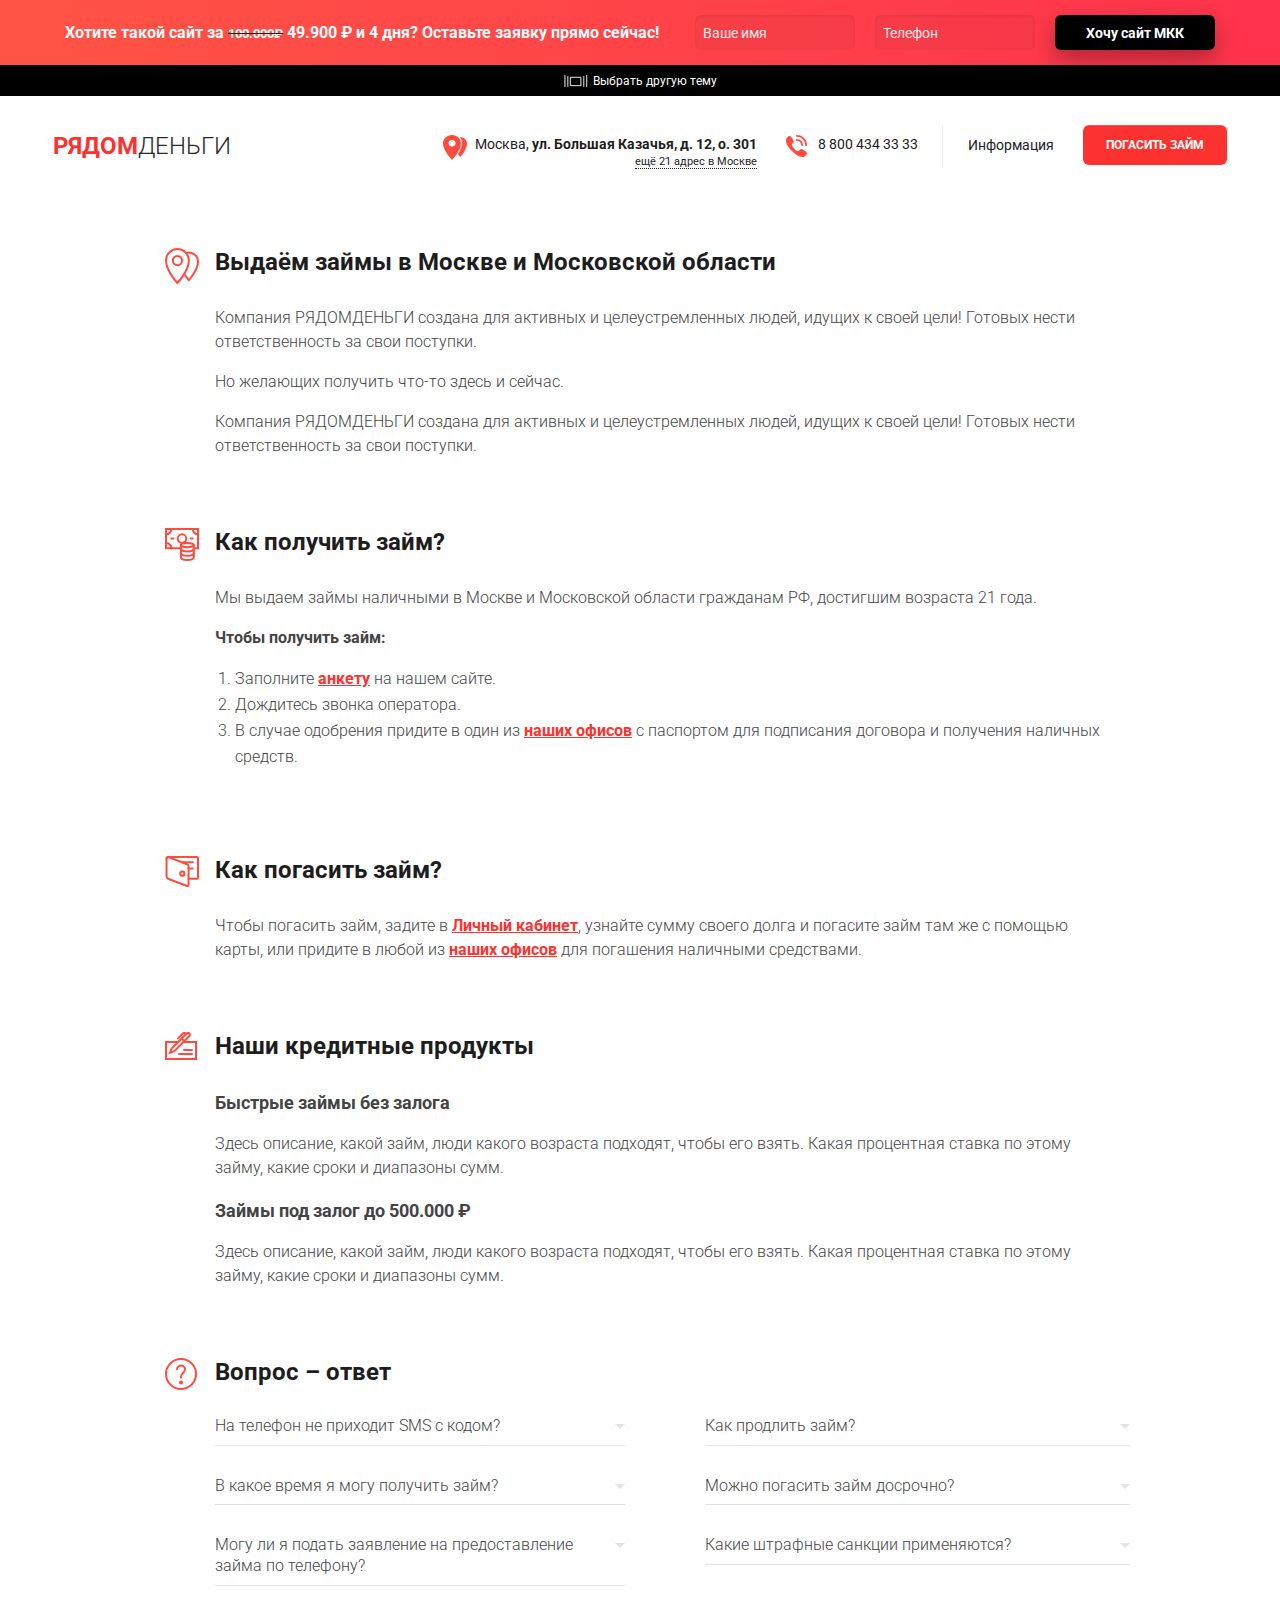
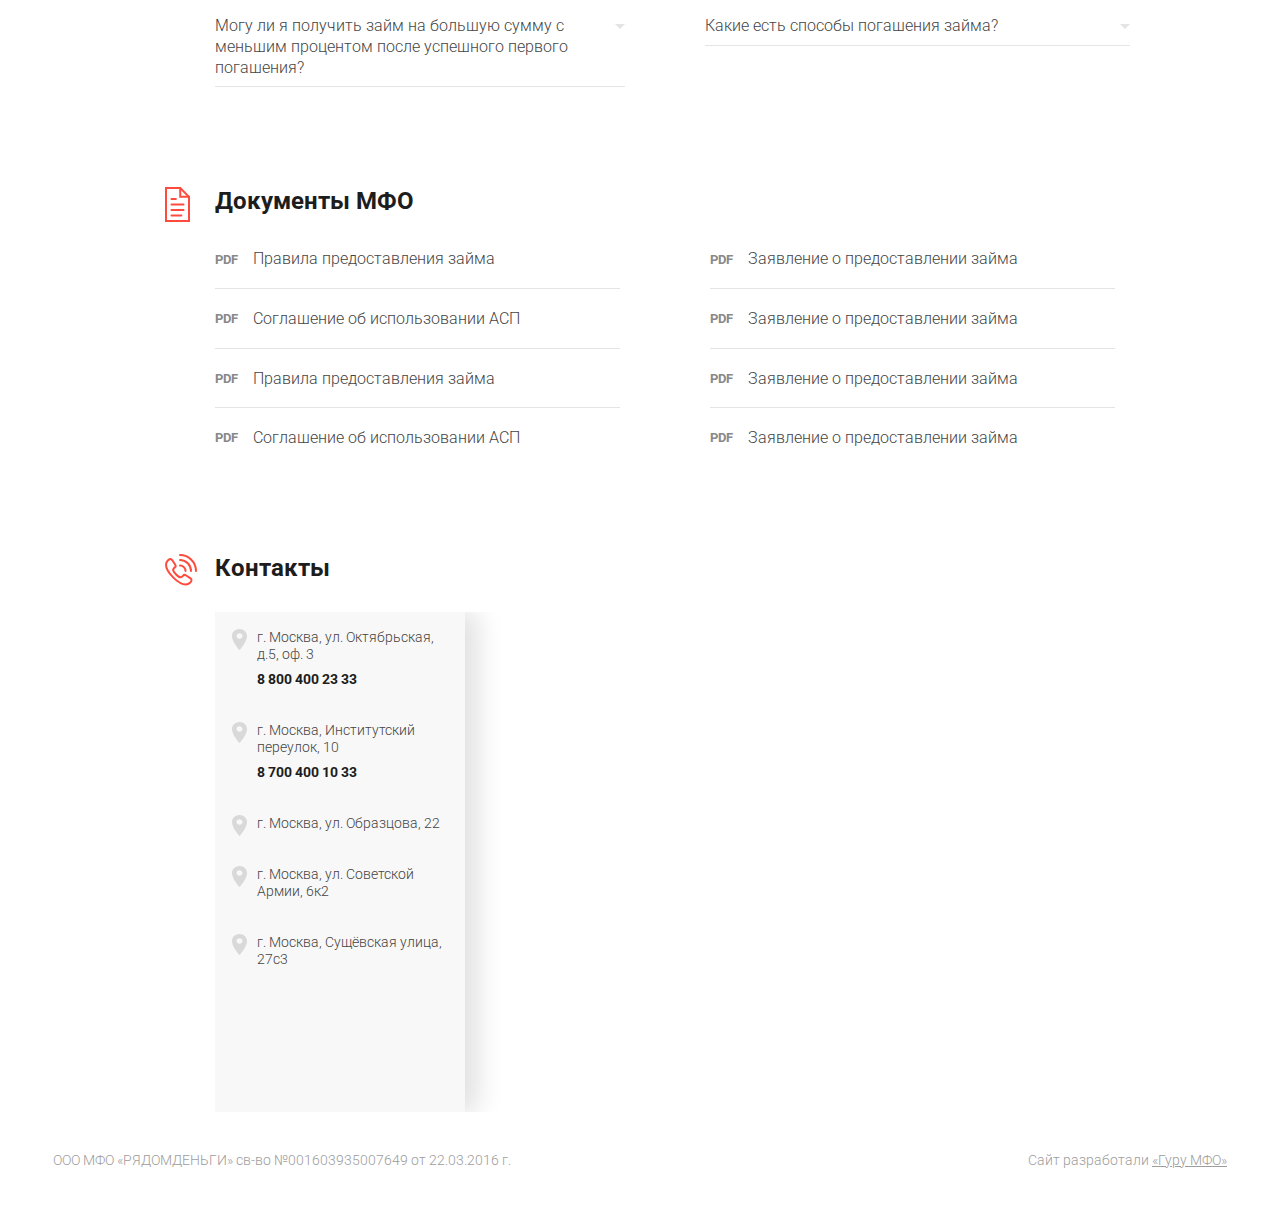
<file: develop/info-sign-default.html>
<!DOCTYPE html>
<html lang="ru">
<head>
	<meta charset="UTF-8">
	<meta http-equiv="X-UA-Compatible" content="IE=edge" />
	<meta name="viewport" content="width=device-width, initial-scale=1.0">
	<title>Готовое решение - Информация</title>

	<link rel="stylesheet" href="css/styles.min.css?v=0.46">
	<link rel="stylesheet" href="theme-1/css/theme-1.min.css?v=0.1" title="theme-1">
	<link rel="stylesheet" href="theme-2/css/theme-2.min.css?v=0.1" title="theme-2">
	<link rel="stylesheet" href="theme-3/css/theme-3.min.css?v=0.1" title="theme-3">
	<link rel="stylesheet" href="theme-4/css/theme-4.min.css?v=0.1" title="theme-4">
	<link href="https://fonts.googleapis.com/css?family=Roboto:300,400,700&subset=cyrillic" rel="stylesheet">
</head>
<body>

	<div class="wrapper">

		<!-- TOP BAR WITH FORM :: start -->
		<div class="top-bar">
			<div class="top-bar__text">
				Хотите такой сайт за <small><strong class="strike"><span>100.000₽</span></strong></small> 49.900 ₽ и 4 дня? Оставьте заявку прямо сейчас!
			</div>
			<div class="top-bar__text--mobile">
				Хочу такой сайт
			</div>
			<form action="" id="top-bar-form" class="top-bar__form">
				<div class="top-bar__form_close">&times;</div>
				<div class="top-bar__field">
					<input type="text" name="top_bar_username" class="top-bar__input" placeholder="Ваше имя" required="">
				</div>
				<div class="top-bar__field">
					<input type="tel" name="top_bar_phone" class="top-bar__input" placeholder="Телефон" required="">
				</div>
				<div class="top-bar__field">
					<input type="hidden" name="theme" value="">

					<button class="btn top-bar__button">
						<span class="default">Хочу сайт МКК</span>
						<span class="sent" id="sent-1"></span>
						<span class="loading"><span>.</span><span>.</span><span>.</span></span>
						<span class="error-send">Ошибка</span>
					</button>
					<button class="btn top-bar__button top-bar__button--mobile">
						<span class="default">Оставить заявку</span>
						<span class="sent" id="sent-2"></span>
						<span class="loading"><span>.</span><span>.</span><span>.</span></span>
						<span class="error-send">Ошибка</span>
					</button>
				</div>

			</form>
		</div>
		<!-- TOP BAR WITH FORM :: end -->

		<!-- TOP PANEL WITH THEMES :: start-->
		<div class="top-panel">

			<div class="top-panel__inner">
				<div class="top-panel__title">Посмотрите яркие примеры реализации готового решения!</div>

				<div class="top-panel__items themes">
					<div class="theme-item styleswitch" rel="theme-1">
						<div class="theme-item__img">
							<img src="img/preview-theme-1.jpg" alt="Статусный">
						</div>
						<div class="theme-item__title">Статусный</div>
					</div>

					<div class="theme-item styleswitch" rel="theme-2">
						<div class="theme-item__img">
							<img src="img/preview-theme-2.jpg" alt="Беззаботный">
						</div>
						<div class="theme-item__title">Беззаботный</div>
					</div>

					<div class="theme-item styleswitch" rel="theme-3">
						<div class="theme-item__img">
							<img src="img/preview-theme-3.jpg" alt="Предсказуемый">
						</div>
						<div class="theme-item__title">Предсказуемый</div>
					</div>

					<div class="theme-item styleswitch" rel="theme-4">
						<div class="theme-item__img">
							<img src="img/preview-theme-4.jpg" alt="Бунтарь">
						</div>
						<div class="theme-item__title">Бунтарь</div>
					</div>
				</div>

				<a href="//sitemfo.ru" class="top-panel__exit">Выйти <br>из демо-режима</a>
			</div>

			<div class="top-panel__trigger"><span class="icon-theme"></span><span class="text">Выбрать другую тему</span></div>
		</div>
		<!-- TOP PANEL WITH THEMES :: end -->

		<!-- HEADER :: start -->
		<header id="header" class="header">

			<div class="header__left">
				<!-- LOGO :: start -->
				<div class="logo">
					<a href="index-sign-default.html">
						<span class="logo__badge">
							<span class="highlight">Рядом</span>деньги
						</span>
					</a>
				</div>
				<!-- LOGO :: end -->
			</div>

			<div class="header__right">
				<!-- NAVMENU :: start -->
				<nav class="navmenu" id="nav" role="navigation" data-offset="260">

					<ul class="navmenu__list">
						<li><a href="info-sign-default.html">Информация</a></li>
						<li><a href="#modal-sign-in" class="btn btn-primary popup-modal">Погасить займ</a></li>
					</ul>

					<div class="navmenu__contacts contacts">

						<div class="contact-item contact-item--address">
							Москва, <strong>ул. Большая Казачья, д. 12, о. 301</strong>
							<div class="text-lg-right"><small><a href="info-sign-default.html#contacts" class=link-dot>ещё 21 адрес в Москве</a></small></div>
						</div>

						<div class="contact-item contact-item--phone">
							<a href="tel:8 800 434 33 33">8 800 434 33 33</a>
						</div>
					</div>

					<div class="navmenu__footer">

						<div class="svid">
							ООО МФО «РЯДОМДЕНЬГИ» св-во №001603935007649 от 22.03.2016 г.
						</div>

						<div class="developer">
							Сайт разработали <a href="http://sitemfo.ru/" target="_blank" rel="nofollow">Гуру МФО</a>
						</div>
					</div>

					<button type="button" class="close-btn" data-menu="nav"></button>
				</nav>
				<!-- NAVMENU :: end -->

				<!-- MENU TRIGGER :: start -->
				<div class="menu-trigger menu-trigger_header" data-menu="nav">
					<div class="menu-trigger__line"></div>
					<div class="menu-trigger__line"></div>
					<div class="menu-trigger__line"></div>
				</div>
				<!-- MENU TRIGGER :: end -->

			</div>

		</header>
		<!-- HEADER :: end -->


		<main role="main" class="wrap">
			<section id="general" class="section section--icon map-outline">
				<h1 class="section__title">
					Выдаём займы в Москве и Московской области
				</h1>
				<div class="section__content">
					<p>Компания РЯДОМДЕНЬГИ создана для активных и целеустремленных людей, идущих к своей цели! Готовых нести ответственность за свои поступки.</p>
					<p>Но желающих получить что-то здесь и сейчас.</p>
					<p>Компания РЯДОМДЕНЬГИ создана для активных и целеустремленных людей, идущих к своей цели! Готовых нести ответственность за свои поступки.</p>
				</div>
			</section>

			<section id="get-loan" class="section section--icon money">
				<h1 class="section__title">
					Как получить займ?
				</h1>
				<div class="section__content">
					<p>Мы выдаем займы наличными в Москве и Московской области гражданам РФ, достигшим возраста 21 года.</p>

					<p><strong>Чтобы получить займ:</strong></p>

					<ol>
						<li>Заполните <b><a href="anketa.html">анкету</a></b> на нашем сайте.</li>
						<li>Дождитесь звонка оператора.</li>
						<li>В случае одобрения придите в один из <b><a href="info-sign-default.html#contacts">наших офисов</a></b> с паспортом для подписания договора и получения наличных средств.</li>
					</ol>

				</div>
			</section>

			<section id="repay-loan" class="section section--icon wallet">
				<h1 class="section__title">
					Как погасить займ?
				</h1>
				<div class="section__content">
					<p>Чтобы погасить займ, задите в <b><a href="sign-in.html">Личный кабинет</a></b>, узнайте сумму своего долга и погасите займ там же с помощью карты, или придите в любой из <b><a href="info-sign-default.html#contacts">наших офисов</a></b> для погашения наличными средствами.</p>
				</div>
			</section>

			<section id="products" class="section section--icon pen">
				<h1 class="section__title">
					Наши кредитные продукты
				</h1>
				<div class="section__content">
					<h3>Быстрые займы без залога</h3>
					<p>Здесь описание, какой займ, люди какого возраста подходят, чтобы его взять. Какая процентная ставка по этому займу, какие сроки и диапазоны сумм.</p>

					<h3>Займы под залог до 500.000 ₽</h3>
					<p>Здесь описание, какой займ, люди какого возраста подходят, чтобы его взять. Какая процентная ставка по этому займу, какие сроки и диапазоны сумм.</p>
				</div>
			</section>

			<section id="faq" class="section section--icon question">
				<h1 class="section__title">
					Вопрос – ответ
				</h1>
				<div class="section__content">
					<div class="accordion-wrapper">
						<div class="row">

							<div class="col-lg-6">
								<div class="ac-pane">
									<div class="ac-title" data-accordion="true">
										На телефон не приходит SMS с кодом?
									</div>
									<div class="ac-content" style="display: none;">
										<p>Если Вы не получили SMS  с кодом в течение 10 минут, попробуйте выключить телефон и включить его снова. Если это не помогло, проверьте настройки телефона и баланс. Далее в форме заявки нажмите кнопку «Повторить отправку». Если код по SMS снова не придет, напишите нам на почту
											<b><a href="mailto:support@rublvam.ru">support@custom-mail.ru</a></b> с указанием Вашего номера телефона и мобильного оператора. </p>
									</div>
								</div>
							</div>

							<div class="col-lg-6">
								<div class="ac-pane">
									<div class="ac-title" data-accordion="true">
										Как продлить займ?
									</div>
									<div class="ac-content" style="display: none;">
										<p>Для того чтобы Вы в любое время смогли решить свои финансовые вопросы, мы готовы помогать вам 24/7.</p>
									</div>
								</div>
							</div>

							<div class="col-lg-6">
								<div class="ac-pane">
									<div class="ac-title" data-accordion="true">
										В какое время я могу получить займ?
									</div>
									<div class="ac-content" style="display: none;">
										<p>Легко24 не принимает заявления о предоставлении займа по телефону.</p>
									</div>
								</div>
							</div>

							<div class="col-lg-6">
								<div class="ac-pane">
									<div class="ac-title" data-accordion="true">
										Можно погасить займ досрочно?
									</div>
									<div class="ac-content" style="display: none;">
										<p>После каждого возврата у Вас растет лимит суммы займа.</p>
									</div>
								</div>
							</div>

							<div class="col-lg-6">
								<div class="ac-pane">
									<div class="ac-title" data-accordion="true">
										Могу ли я подать заявление на предоставление займа по телефону?
									</div>
									<div class="ac-content" style="display: none;">
										<p>Вы можете зарегистрироваться в системе с логином и паролем либо с помощью аккаунта в социальной сети. Любой способ действительный, последний же упрощает ваш вход в личный кабинет.</p>
									</div>
								</div>
							</div>

							<div class="col-lg-6">
								<div class="ac-pane">
									<div class="ac-title" data-accordion="true">
										Какие штрафные санкции применяются?
									</div>
									<div class="ac-content" style="display: none;">
										<p>В случае задержки выплат будут ежедневно начисляться проценты за просрочку. При длительном невозврате мы обращаемся в суд РФ</p>
									</div>
								</div>
							</div>

							<div class="col-lg-6">
								<div class="ac-pane">
									<div class="ac-title" data-accordion="true">
										Могу ли я получить займ на большую сумму с меньшим процентом после успешного первого погашения?
									</div>
									<div class="ac-content" style="display: none;">
										<p>Зайдите в личный кабинет, нажмите «Получить деньги», выберите сумму и срок, подпишите договор при помощи SMS.</p>
									</div>
								</div>
							</div>

							<div class="col-lg-6">
								<div class="ac-pane">
									<div class="ac-title" data-accordion="true">
										Какие есть способы погашения займа?
									</div>
									<div class="ac-content" style="display: none;">
										<p>После подписания договора заявку отменить нельзя. После получения денег Вы можете досрочно погасить займ в личном кабинете или с помощью терминалов «Киви», «Яндекс», «Мандарин». Узнать точную сумму для погашения займа Вы можете в личном кабинете.</p>
									</div>
								</div>
							</div>
						</div>
					</div>
				</div>
			</section>

			<section id="docs" class="section section--icon doc">
				<h1 class="section__title">
					Документы МФО
				</h1>
				<div class="section__content">
					<ul class="list-doc">
						<li><a href="#doc.pdf">Правила предоставления займа</a></li>
						<li><a href="#doc.pdf">Заявление о предоставлении займа</a></li>
						<li><a href="#doc.pdf">Соглашение об использовании АСП</a></li>
						<li><a href="#doc.pdf">Заявление о предоставлении займа</a></li>
						<li><a href="#doc.pdf">Правила предоставления займа</a></li>
						<li><a href="#doc.pdf">Заявление о предоставлении займа</a></li>
						<li><a href="#doc.pdf">Соглашение об использовании АСП</a></li>
						<li><a href="#doc.pdf">Заявление о предоставлении займа</a></li>
					</ul>
				</div>
			</section>

			<section id="contacts" class="section section--icon phone-outline">
				<h1 class="section__title">
					Контакты
				</h1>
				<div class="section__content">

					<div class="map">
						<div class="map__panel">
							<div class="point-item">
								<div class="point-item__address goto" data-id="0" data-coords="55.785549, 37.613575">
									г. Москва, ул. Октябрьская, д.5, оф. 3
								</div>
								<a href="tel:8 800 400 23 33" class="point-item__phone">8 800 400 23 33</a>
							</div>

							<div class="point-item">
								<div class="point-item__address goto" data-id="1" data-coords="55.785225, 37.612021">
									г. Москва, Институтский переулок, 10
								</div>
								<a href="tel:8 700 400 10 33" class="point-item__phone">8 700 400 10 33</a>
							</div>

							<div class="point-item">
								<div class="point-item__address goto" data-id="2" data-coords="55.788831, 37.610294">
									г. Москва, ул. Образцова, 22
								</div>
							</div>

							<div class="point-item">
								<div class="point-item__address goto" data-id="3" data-coords="55.787187, 37.617805">
									г. Москва, ул. Советской Армии, 6к2
								</div>
							</div>

							<div class="point-item">
									<div class="point-item__address goto" data-id="4" data-coords="55.783602, 37.599984">
										г. Москва, Сущёвская улица, 27с3
									</div>
								</div>
						</div>

						<div class="map__container">
							<div id="Ymap" class="Ymap"></div>
						</div>
					</div>

				</div>
			</section>

		</main>

		<footer class="footer">
			<div class="footer__left">
				ООО МФО «РЯДОМДЕНЬГИ» св-во №001603935007649 от 22.03.2016 г.
			</div>
			<div class="footer__right">
				Сайт разработали <a href="http://sitemfo.ru" target="_blank" rel="nofollow">«Гуру МФО»</a>
			</div>
		</footer>
	</div><!-- .wrapper -->

	<!-- POPUP SMS :: start -->
	<div id="modal-sms" class="mpf-popup mpf-popup--small mfp-hide">
		<div class="popup">

			<p class="font-light text-center">Введите, пожалуйста, СМС-код, который мы отправили на номер <span class="font-regular nowrap insert-phone">+7 917 321 04 84</span></p>

			<form action="#" id="form-sms" class="form-popup form-sms">
				<div class="form__field">
					<div class="form__field form__field--inline text-center">
						<input type="text" name="sms_code" class="popup__input" placeholder="Код из СМС" autocomplete="off">
					</div>
					<span class="timer" id="confirm_timer">00:30</span>
				</div>

				<button class="btn btn-primary">Подтвердить</button>
				<div class="text-center" style="margin-top: 10px;"><small><button class="resend_code disabled btn-link" disabled>Отправить код еще раз</button></small></div>
			</form>
		</div>
	</div>
	<!-- POPUP SMS:: end -->

	<!-- POPUP SIGN IN :: start -->
	<div id="modal-sign-in" class="mpf-popup mpf-popup--small mfp-hide">
		<div class="popup text-center">

			<p class="font-light">Для входа в личный кабинет введите Ваш мобильный телефон</p>

			<form action="#" id="form-sign-in" class="form-popup form-sign">
				<div class="form__field">
					<div class="form__field text-center">
						<input type="tel" name="phone" id="phone_login" class="popup__input" placeholder="номер вашего телефона" required="">
					</div>
				</div>

				<button class="btn btn-primary">Войти</button>
			</form>
		</div>
	</div>
	<!-- POPUP SIGN IN :: end -->

	<!-- POPUP REPAY LOAN :: start -->
	<div id="modal-repay" class="mpf-popup mpf-popup--small mfp-hide">
		<div class="popup text-center">

			<p class="font-light">Вы вошли как</p>
			<p><strong>Иванов Сергей Иванович</strong></p>

			<div class="popup__center">
				<p class="font-light">К возврату сегодня</p>
				<p><strong class="repay-sum">6500,<span>00₽</span></strong></p>
			</div>

			<button class="btn btn-primary" onclick="location.href='#lk.html'; alert('Погашено! \nИли редирект на другую страницу.');">Погасить сейчас</button>
			<div class="popup__footer">
				<ul class="list-cards">
					<li><img src="img/maestro.png" alt=""></li>
					<li><img src="img/mc.png" alt=""></li>
					<li><img src="img/mir.png" alt=""></li>
					<li><img src="img/visa.png" alt=""></li>
				</ul>
			</div>
		</div>
	</div>
	<!-- POPUP REPAY LOAN :: end -->

	<!-- Common scripts -->
	<script src="js/jquery-3.2.1.min.js"></script>
	<script src="js/responsive-menu.min.js"></script>
	<script src="js/jquery.magnific-popup.min.js"></script>
	<script src="js/jquery.validate.min.js"></script>
	<script src="js/jquery.inputmask.min.js"></script>
	<script src="js/jquery.countdown.min.js"></script>
	<script src="js/jquery.lazylinepainter-1.5.1.min.js"></script>
	<script src="js/rAF-polyfil.min.js"></script>
	<script src="js/common.min.js?v=0.2"></script>
	<script src="js/styleswitcher.min.js"></script>

	<!-- Specific scripts for current page-->
	<script src="js/jquery.paccordion.min.js"></script>
	<script src="https://api-maps.yandex.ru/2.1/?lang=ru_RU"></script>
	<script src="js/info.min.js?v=0.22"></script>

</body>
</html>
</file>
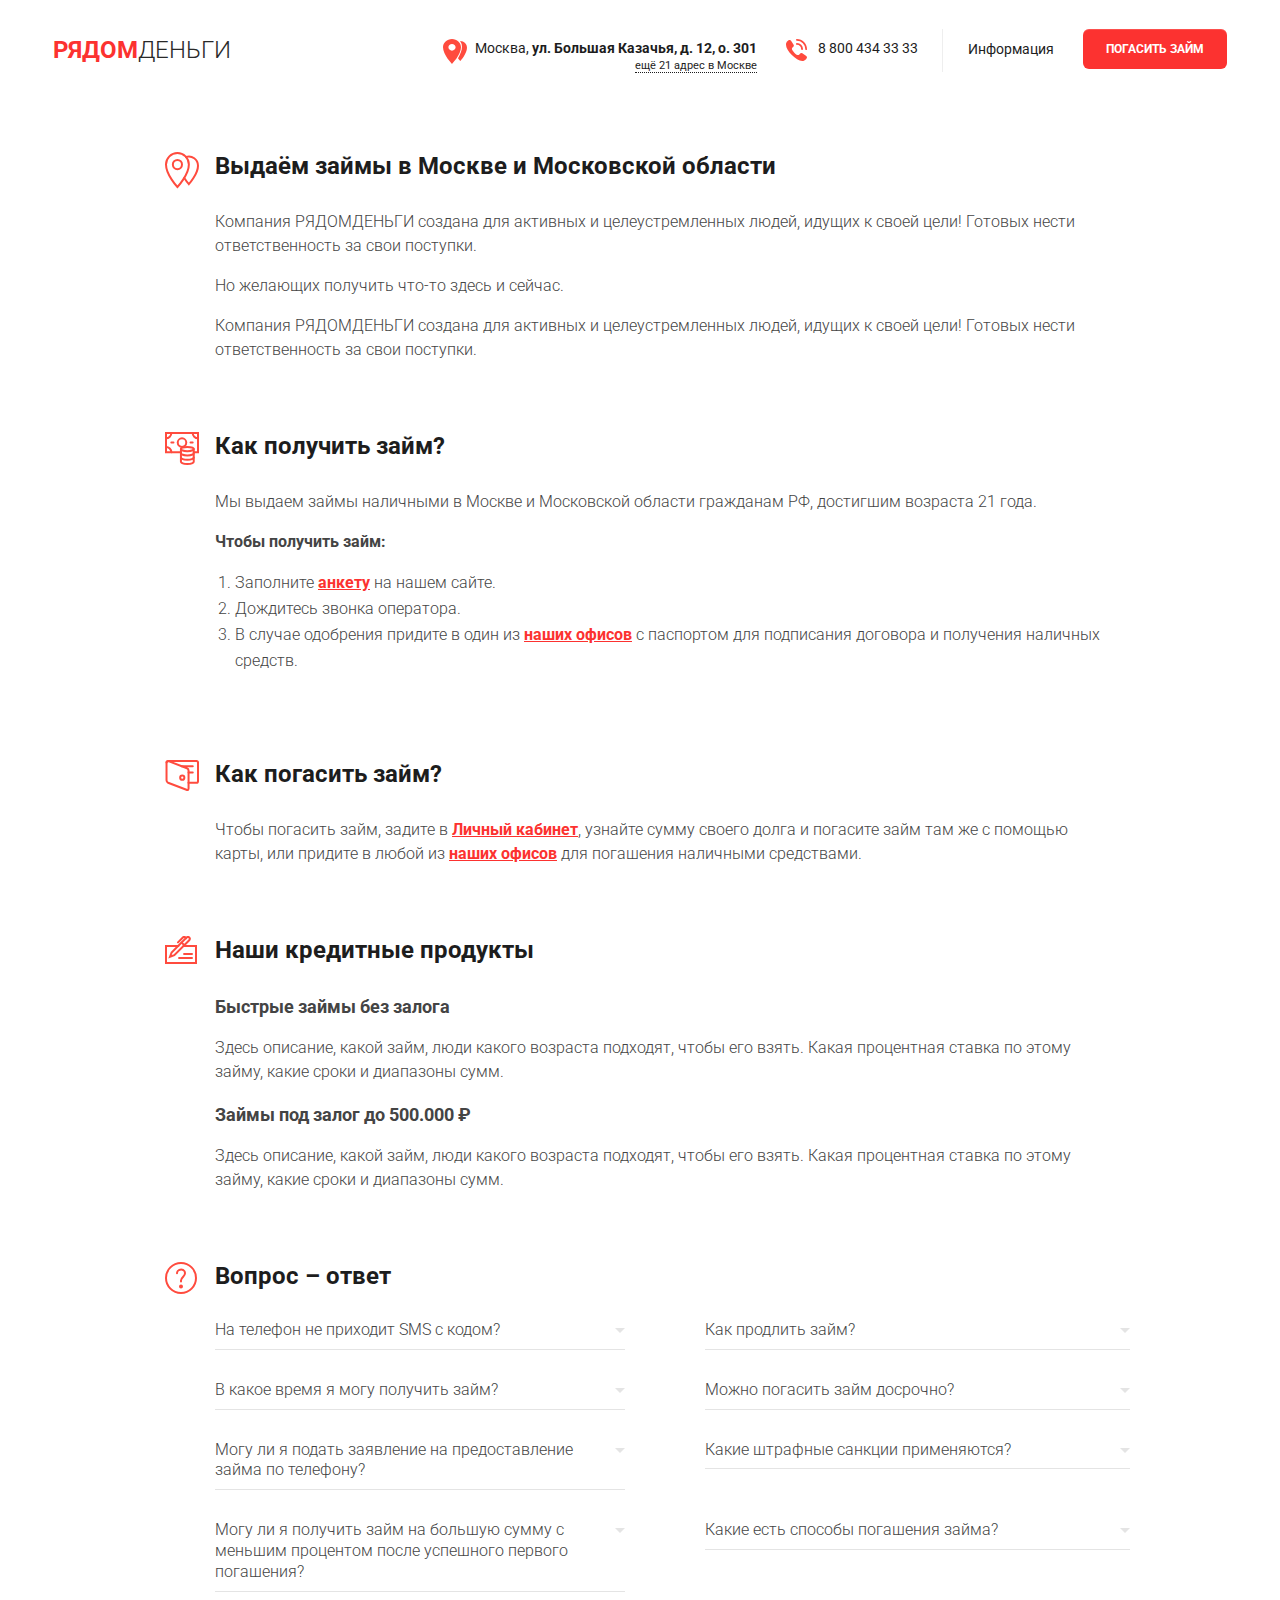
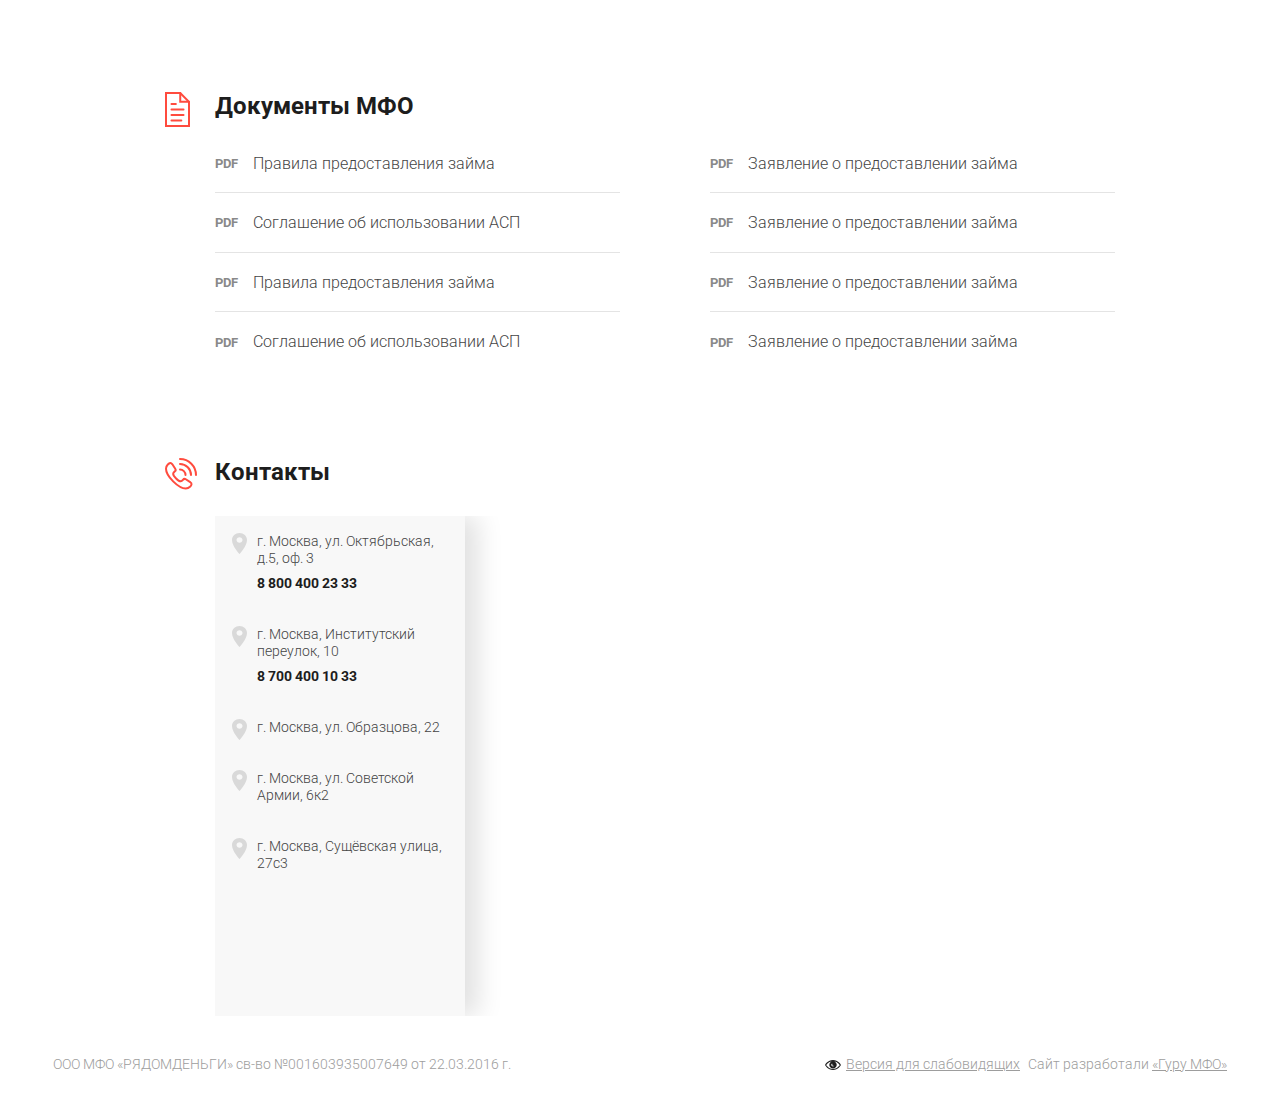
<file: develop/info.html>
<!DOCTYPE html>
<html lang="ru">
<head>
	<meta charset="UTF-8">
	<meta http-equiv="X-UA-Compatible" content="IE=edge" />
	<meta name="viewport" content="width=device-width, initial-scale=1.0">
	<title>Готовое решение - Информация</title>

	<link rel="stylesheet" href="css/styles.min.css?v=0.46">
	<link rel="stylesheet" href="theme-1/css/theme-1.min.css?v=0.1" title="theme-1">
	<!--<link rel="stylesheet" href="theme-2/css/theme-2.min.css?v=0.1" title="theme-2">-->
	<!--<link rel="stylesheet" href="theme-3/css/theme-3.min.css?v=0.1" title="theme-3">-->
	<!--<link rel="stylesheet" href="theme-4/css/theme-4.min.css?v=0.1" title="theme-4">-->
	<link href="https://fonts.googleapis.com/css?family=Roboto:300,400,700&subset=cyrillic" rel="stylesheet">
</head>
<body class="theme-1">

	<div class="wrapper">

		<!-- HEADER :: start -->
		<header id="header" class="header">

			<div class="header__left">
				<!-- LOGO :: start -->
				<div class="logo">
					<a href="index.html">
						<span class="logo__badge">
							<span class="highlight">Рядом</span>деньги
						</span>
					</a>
				</div>
				<!-- LOGO :: end -->
			</div>


			<div class="header__right">
				<!-- NAVMENU :: start -->
				<nav class="navmenu" id="nav" role="navigation" data-offset="260">

					<ul class="navmenu__list">
						<li><a href="info.html">Информация</a></li>
						<li><a href="#modal-passport" class="btn btn-primary popup-modal">Погасить займ</a></li>
					</ul>

					<div class="navmenu__contacts contacts">

						<div class="contact-item contact-item--address">
							Москва, <strong>ул. Большая Казачья, д. 12, о. 301</strong>
							<div class="text-lg-right"><small><a href="info.html#contacts" class=link-dot>ещё 21 адрес в Москве</a></small></div>
						</div>

						<div class="contact-item contact-item--phone">
							<a href="tel:8 800 434 33 33">8 800 434 33 33</a>
						</div>
					</div>

					<div class="navmenu__footer">

						<div class="svid">
							ООО МФО «РЯДОМДЕНЬГИ» св-во №001603935007649 от 22.03.2016 г.
						</div>

						<div class="developer">
							<div><a href="#poor-vision" class="poor-vision">Версия для слабовидящих</a></div>
							Сайт разработали <a href="http://sitemfo.ru/" target="_blank" rel="nofollow">Гуру МФО</a>
						</div>
					</div>

					<button type="button" class="close-btn" data-menu="nav"></button>
				</nav>
				<!-- NAVMENU :: end -->

				<!-- MENU TRIGGER :: start -->
				<div class="menu-trigger menu-trigger_header" data-menu="nav">
					<div class="menu-trigger__line"></div>
					<div class="menu-trigger__line"></div>
					<div class="menu-trigger__line"></div>
				</div>
				<!-- MENU TRIGGER :: end -->

			</div>

		</header>
		<!-- HEADER :: end -->


		<main role="main" class="wrap">
			<section id="general" class="section section--icon map-outline">
				<h1 class="section__title">
					Выдаём займы в Москве и Московской области
				</h1>
				<div class="section__content">
					<p>Компания РЯДОМДЕНЬГИ создана для активных и целеустремленных людей, идущих к своей цели! Готовых нести ответственность за свои поступки.</p>
					<p>Но желающих получить что-то здесь и сейчас.</p>
					<p>Компания РЯДОМДЕНЬГИ создана для активных и целеустремленных людей, идущих к своей цели! Готовых нести ответственность за свои поступки.</p>
				</div>
			</section>

			<section id="get-loan" class="section section--icon money">
				<h1 class="section__title">
					Как получить займ?
				</h1>
				<div class="section__content">
					<p>Мы выдаем займы наличными в Москве и Московской области гражданам РФ, достигшим возраста 21 года.</p>

					<p><strong>Чтобы получить займ:</strong></p>

					<ol>
						<li>Заполните <b><a href="anketa.html">анкету</a></b> на нашем сайте.</li>
						<li>Дождитесь звонка оператора.</li>
						<li>В случае одобрения придите в один из <b><a href="info.html#contacts">наших офисов</a></b> с паспортом для подписания договора и получения наличных средств.</li>
					</ol>

				</div>
			</section>

			<section id="repay-loan" class="section section--icon wallet">
				<h1 class="section__title">
					Как погасить займ?
				</h1>
				<div class="section__content">
					<p>Чтобы погасить займ, задите в <b><a href="sign-in.html">Личный кабинет</a></b>, узнайте сумму своего долга и погасите займ там же с помощью карты, или придите в любой из <b><a href="info.html#contacts">наших офисов</a></b> для погашения наличными средствами.</p>
				</div>
			</section>

			<section id="products" class="section section--icon pen">
				<h1 class="section__title">
					Наши кредитные продукты
				</h1>
				<div class="section__content">
					<h3>Быстрые займы без залога</h3>
					<p>Здесь описание, какой займ, люди какого возраста подходят, чтобы его взять. Какая процентная ставка по этому займу, какие сроки и диапазоны сумм.</p>

					<h3>Займы под залог до 500.000 ₽</h3>
					<p>Здесь описание, какой займ, люди какого возраста подходят, чтобы его взять. Какая процентная ставка по этому займу, какие сроки и диапазоны сумм.</p>
				</div>
			</section>

			<section id="faq" class="section section--icon question">
				<h1 class="section__title">
					Вопрос – ответ
				</h1>
				<div class="section__content">
					<div class="accordion-wrapper">
						<div class="row">

							<div class="col-lg-6">
								<div class="ac-pane">
									<div class="ac-title" data-accordion="true">
										На телефон не приходит SMS с кодом?
									</div>
									<div class="ac-content" style="display: none;">
										<p>Если Вы не получили SMS  с кодом в течение 10 минут, попробуйте выключить телефон и включить его снова. Если это не помогло, проверьте настройки телефона и баланс. Далее в форме заявки нажмите кнопку «Повторить отправку». Если код по SMS снова не придет, напишите нам на почту
											<b><a href="mailto:support@rublvam.ru">support@custom-mail.ru</a></b> с указанием Вашего номера телефона и мобильного оператора. </p>
									</div>
								</div>
							</div>

							<div class="col-lg-6">
								<div class="ac-pane">
									<div class="ac-title" data-accordion="true">
										Как продлить займ?
									</div>
									<div class="ac-content" style="display: none;">
										<p>Для того чтобы Вы в любое время смогли решить свои финансовые вопросы, мы готовы помогать вам 24/7.</p>
									</div>
								</div>
							</div>

							<div class="col-lg-6">
								<div class="ac-pane">
									<div class="ac-title" data-accordion="true">
										В какое время я могу получить займ?
									</div>
									<div class="ac-content" style="display: none;">
										<p>Легко24 не принимает заявления о предоставлении займа по телефону.</p>
									</div>
								</div>
							</div>

							<div class="col-lg-6">
								<div class="ac-pane">
									<div class="ac-title" data-accordion="true">
										Можно погасить займ досрочно?
									</div>
									<div class="ac-content" style="display: none;">
										<p>После каждого возврата у Вас растет лимит суммы займа.</p>
									</div>
								</div>
							</div>

							<div class="col-lg-6">
								<div class="ac-pane">
									<div class="ac-title" data-accordion="true">
										Могу ли я подать заявление на предоставление займа по телефону?
									</div>
									<div class="ac-content" style="display: none;">
										<p>Вы можете зарегистрироваться в системе с логином и паролем либо с помощью аккаунта в социальной сети. Любой способ действительный, последний же упрощает ваш вход в личный кабинет.</p>
									</div>
								</div>
							</div>

							<div class="col-lg-6">
								<div class="ac-pane">
									<div class="ac-title" data-accordion="true">
										Какие штрафные санкции применяются?
									</div>
									<div class="ac-content" style="display: none;">
										<p>В случае задержки выплат будут ежедневно начисляться проценты за просрочку. При длительном невозврате мы обращаемся в суд РФ</p>
									</div>
								</div>
							</div>

							<div class="col-lg-6">
								<div class="ac-pane">
									<div class="ac-title" data-accordion="true">
										Могу ли я получить займ на большую сумму с меньшим процентом после успешного первого погашения?
									</div>
									<div class="ac-content" style="display: none;">
										<p>Зайдите в личный кабинет, нажмите «Получить деньги», выберите сумму и срок, подпишите договор при помощи SMS.</p>
									</div>
								</div>
							</div>

							<div class="col-lg-6">
								<div class="ac-pane">
									<div class="ac-title" data-accordion="true">
										Какие есть способы погашения займа?
									</div>
									<div class="ac-content" style="display: none;">
										<p>После подписания договора заявку отменить нельзя. После получения денег Вы можете досрочно погасить займ в личном кабинете или с помощью терминалов «Киви», «Яндекс», «Мандарин». Узнать точную сумму для погашения займа Вы можете в личном кабинете.</p>
									</div>
								</div>
							</div>
						</div>
					</div>
				</div>
			</section>

			<section id="docs" class="section section--icon doc">
				<h1 class="section__title">
					Документы МФО
				</h1>
				<div class="section__content">
					<ul class="list-doc">
						<li><a href="#doc.pdf">Правила предоставления займа</a></li>
						<li><a href="#doc.pdf">Заявление о предоставлении займа</a></li>
						<li><a href="#doc.pdf">Соглашение об использовании АСП</a></li>
						<li><a href="#doc.pdf">Заявление о предоставлении займа</a></li>
						<li><a href="#doc.pdf">Правила предоставления займа</a></li>
						<li><a href="#doc.pdf">Заявление о предоставлении займа</a></li>
						<li><a href="#doc.pdf">Соглашение об использовании АСП</a></li>
						<li><a href="#doc.pdf">Заявление о предоставлении займа</a></li>
					</ul>
				</div>
			</section>

			<section id="contacts" class="section section--icon phone-outline">
				<h1 class="section__title">
					Контакты
				</h1>
				<div class="section__content">

					<div class="map">
						<div class="map__panel">
							<div class="point-item">
								<div class="point-item__address goto" data-id="0" data-coords="55.785549, 37.613575">
									г. Москва, ул. Октябрьская, д.5, оф. 3
								</div>
								<a href="tel:8 800 400 23 33" class="point-item__phone">8 800 400 23 33</a>
							</div>

							<div class="point-item">
								<div class="point-item__address goto" data-id="1" data-coords="55.785225, 37.612021">
									г. Москва, Институтский переулок, 10
								</div>
								<a href="tel:8 700 400 10 33" class="point-item__phone">8 700 400 10 33</a>
							</div>

							<div class="point-item">
								<div class="point-item__address goto" data-id="2" data-coords="55.788831, 37.610294">
									г. Москва, ул. Образцова, 22
								</div>
							</div>

							<div class="point-item">
								<div class="point-item__address goto" data-id="3" data-coords="55.787187, 37.617805">
									г. Москва, ул. Советской Армии, 6к2
								</div>
							</div>

							<div class="point-item">
									<div class="point-item__address goto" data-id="4" data-coords="55.783602, 37.599984">
										г. Москва, Сущёвская улица, 27с3
									</div>
								</div>
						</div>

						<div class="map__container">
							<div id="Ymap" class="Ymap"></div>
						</div>
					</div>

				</div>
			</section>

		</main>

		<footer class="footer">
			<div class="footer__left">
				ООО МФО «РЯДОМДЕНЬГИ» св-во №001603935007649 от 22.03.2016 г.
			</div>
			<div class="footer__right">
				<a href="#poor-vision" class="poor-vision">Версия для слабовидящих</a>
				Сайт разработали <a href="http://sitemfo.ru" target="_blank" rel="nofollow">«Гуру МФО»</a>
			</div>
		</footer>
	</div><!-- .wrapper -->

	<!-- POPUP PASSPORT :: start -->
	<div id="modal-passport" class="mpf-popup mpf-popup--small mfp-hide">
		<div class="popup">

			<p class="font-light text-center">Введите, пожалуйста, свой паспорт и номер договора.</p>

			<form action="#" id="form-passport" class="form-popup form-passport">
				<div class="form__field">
					<input name="passport_serial" type="tel" class="popup__input" required="" placeholder="Серия и номер паспорта">
				</div>
				<div class="form__field">
					<input type="text" name="treaty" class="popup__input" required="" placeholder="Номер договора">
				</div>

				<button class="btn btn-primary">Войти</button>
			</form>
		</div>
	</div>
	<!-- POPUP PASSPORT:: end -->

	<!-- POPUP SMS :: start -->
	<div id="modal-sms" class="mpf-popup mpf-popup--small mfp-hide">
		<div class="popup">

			<p class="font-light text-center">Введите, пожалуйста, СМС-код, который мы отправили на номер <span class="font-regular nowrap insert-phone">+7 917 321 04 84</span></p>

			<form action="#" id="form-sms" class="form-popup form-sms">
				<div class="form__field">
					<div class="form__field form__field--inline text-center">
						<input type="text" name="sms_code" class="popup__input" placeholder="Код из СМС" autocomplete="off">
					</div>
					<span class="timer" id="confirm_timer">00:30</span>
				</div>

				<button class="btn btn-primary">Подтвердить</button>
				<div class="text-center" style="margin-top: 10px;"><small><button class="resend_code disabled btn-link" disabled>Отправить код еще раз</button></small></div>
			</form>
		</div>
	</div>
	<!-- POPUP SMS:: end -->

	<!-- POPUP SIGN IN :: start -->
	<div id="modal-sign-in" class="mpf-popup mpf-popup--small mfp-hide">
		<div class="popup text-center">

			<p class="font-light">Для входа в личный кабинет введите Ваш мобильный телефон</p>

			<form action="#" id="form-sign-in" class="form-popup form-sign">
				<div class="form__field">
					<div class="form__field text-center">
						<input type="tel" name="phone" id="phone_login" class="popup__input" placeholder="номер вашего телефона" required="">
					</div>
				</div>

				<button class="btn btn-primary">Войти</button>
			</form>
		</div>
	</div>
	<!-- POPUP SIGN IN :: end -->

	<!-- POPUP REPAY LOAN :: start -->
	<div id="modal-repay" class="mpf-popup mpf-popup--small mfp-hide">
		<div class="popup text-center">

			<p class="font-light">Вы вошли как</p>
			<p><strong>Иванов Сергей Иванович</strong></p>

			<div class="popup__center">
				<p class="font-light">К возврату сегодня</p>
				<p><strong class="repay-sum">6500,<span>00₽</span></strong></p>
			</div>

			<button class="btn btn-primary" onclick="location.href='#lk.html'; alert('Погашено! \nИли редирект на другую страницу.');">Погасить сейчас</button>
			<div class="popup__footer">
				<ul class="list-cards">
					<li><img src="img/maestro.png" alt=""></li>
					<li><img src="img/mc.png" alt=""></li>
					<li><img src="img/mir.png" alt=""></li>
					<li><img src="img/visa.png" alt=""></li>
				</ul>
			</div>
		</div>
	</div>
	<!-- POPUP REPAY LOAN :: end -->

	<!-- Common scripts -->
	<script src="js/jquery-3.2.1.min.js"></script>
	<script src="js/responsive-menu.min.js"></script>
	<script src="js/jquery.magnific-popup.min.js"></script>
	<script src="js/jquery.validate.min.js"></script>
	<script src="js/jquery.inputmask.min.js"></script>
	<script src="js/jquery.countdown.min.js"></script>
	<script src="js/jquery.lazylinepainter-1.5.1.min.js"></script>
	<script src="js/rAF-polyfil.min.js"></script>
	<script src="js/common.min.js?v=0.2"></script>

	<!-- Specific scripts for current page-->
	<script src="js/jquery.paccordion.min.js"></script>
	<script src="https://api-maps.yandex.ru/2.1/?lang=ru_RU"></script>
	<script src="js/info.min.js?v=0.22"></script>

</body>
</html>
</file>
<file: develop/css/styles.min.css>
@-ms-viewport{width:device-width}html{box-sizing:border-box;-ms-overflow-style:scrollbar}*,*::before,*::after{box-sizing:inherit}.container{width:100%;padding-right:15px;padding-left:15px;margin-right:auto;margin-left:auto}@media (min-width: 576px){.container{max-width:540px}}@media (min-width: 768px){.container{max-width:720px}}@media (min-width: 992px){.container{max-width:960px}}@media (min-width: 1200px){.container{max-width:1140px}}.container-fluid{width:100%;padding-right:15px;padding-left:15px;margin-right:auto;margin-left:auto}.row{display:-ms-flexbox;display:flex;-ms-flex-wrap:wrap;flex-wrap:wrap;margin-right:-15px;margin-left:-15px}.no-gutters{margin-right:0;margin-left:0}.no-gutters>.col,.no-gutters>[class*="col-"]{padding-right:0;padding-left:0}.col-1,.col-2,.col-3,.col-4,.col-5,.col-6,.col-7,.col-8,.col-9,.col-10,.col-11,.col-12,.col,.col-auto,.col-sm-1,.col-sm-2,.col-sm-3,.col-sm-4,.col-sm-5,.col-sm-6,.col-sm-7,.col-sm-8,.col-sm-9,.col-sm-10,.col-sm-11,.col-sm-12,.col-sm,.col-sm-auto,.col-md-1,.col-md-2,.col-md-3,.col-md-4,.col-md-5,.col-md-6,.col-md-7,.col-md-8,.col-md-9,.col-md-10,.col-md-11,.col-md-12,.col-md,.col-md-auto,.col-lg-1,.col-lg-2,.col-lg-3,.col-lg-4,.col-lg-5,.col-lg-6,.col-lg-7,.col-lg-8,.col-lg-9,.col-lg-10,.col-lg-11,.col-lg-12,.col-lg,.col-lg-auto,.col-xl-1,.col-xl-2,.col-xl-3,.col-xl-4,.col-xl-5,.col-xl-6,.col-xl-7,.col-xl-8,.col-xl-9,.col-xl-10,.col-xl-11,.col-xl-12,.col-xl,.col-xl-auto{position:relative;width:100%;min-height:1px;padding-right:15px;padding-left:15px}.col{-ms-flex-preferred-size:0;flex-basis:0;-ms-flex-positive:1;flex-grow:1;max-width:100%}.col-auto{-ms-flex:0 0 auto;flex:0 0 auto;width:auto;max-width:none}.col-1{-ms-flex:0 0 8.333333%;flex:0 0 8.333333%;max-width:8.333333%}.col-2{-ms-flex:0 0 16.666667%;flex:0 0 16.666667%;max-width:16.666667%}.col-3{-ms-flex:0 0 25%;flex:0 0 25%;max-width:25%}.col-4{-ms-flex:0 0 33.333333%;flex:0 0 33.333333%;max-width:33.333333%}.col-5{-ms-flex:0 0 41.666667%;flex:0 0 41.666667%;max-width:41.666667%}.col-6{-ms-flex:0 0 50%;flex:0 0 50%;max-width:50%}.col-7{-ms-flex:0 0 58.333333%;flex:0 0 58.333333%;max-width:58.333333%}.col-8{-ms-flex:0 0 66.666667%;flex:0 0 66.666667%;max-width:66.666667%}.col-9{-ms-flex:0 0 75%;flex:0 0 75%;max-width:75%}.col-10{-ms-flex:0 0 83.333333%;flex:0 0 83.333333%;max-width:83.333333%}.col-11{-ms-flex:0 0 91.666667%;flex:0 0 91.666667%;max-width:91.666667%}.col-12{-ms-flex:0 0 100%;flex:0 0 100%;max-width:100%}.order-first{-ms-flex-order:-1;order:-1}.order-1{-ms-flex-order:1;order:1}.order-2{-ms-flex-order:2;order:2}.order-3{-ms-flex-order:3;order:3}.order-4{-ms-flex-order:4;order:4}.order-5{-ms-flex-order:5;order:5}.order-6{-ms-flex-order:6;order:6}.order-7{-ms-flex-order:7;order:7}.order-8{-ms-flex-order:8;order:8}.order-9{-ms-flex-order:9;order:9}.order-10{-ms-flex-order:10;order:10}.order-11{-ms-flex-order:11;order:11}.order-12{-ms-flex-order:12;order:12}.offset-1{margin-left:8.333333%}.offset-2{margin-left:16.666667%}.offset-3{margin-left:25%}.offset-4{margin-left:33.333333%}.offset-5{margin-left:41.666667%}.offset-6{margin-left:50%}.offset-7{margin-left:58.333333%}.offset-8{margin-left:66.666667%}.offset-9{margin-left:75%}.offset-10{margin-left:83.333333%}.offset-11{margin-left:91.666667%}@media (min-width: 576px){.col-sm{-ms-flex-preferred-size:0;flex-basis:0;-ms-flex-positive:1;flex-grow:1;max-width:100%}.col-sm-auto{-ms-flex:0 0 auto;flex:0 0 auto;width:auto;max-width:none}.col-sm-1{-ms-flex:0 0 8.333333%;flex:0 0 8.333333%;max-width:8.333333%}.col-sm-2{-ms-flex:0 0 16.666667%;flex:0 0 16.666667%;max-width:16.666667%}.col-sm-3{-ms-flex:0 0 25%;flex:0 0 25%;max-width:25%}.col-sm-4{-ms-flex:0 0 33.333333%;flex:0 0 33.333333%;max-width:33.333333%}.col-sm-5{-ms-flex:0 0 41.666667%;flex:0 0 41.666667%;max-width:41.666667%}.col-sm-6{-ms-flex:0 0 50%;flex:0 0 50%;max-width:50%}.col-sm-7{-ms-flex:0 0 58.333333%;flex:0 0 58.333333%;max-width:58.333333%}.col-sm-8{-ms-flex:0 0 66.666667%;flex:0 0 66.666667%;max-width:66.666667%}.col-sm-9{-ms-flex:0 0 75%;flex:0 0 75%;max-width:75%}.col-sm-10{-ms-flex:0 0 83.333333%;flex:0 0 83.333333%;max-width:83.333333%}.col-sm-11{-ms-flex:0 0 91.666667%;flex:0 0 91.666667%;max-width:91.666667%}.col-sm-12{-ms-flex:0 0 100%;flex:0 0 100%;max-width:100%}.order-sm-first{-ms-flex-order:-1;order:-1}.order-sm-1{-ms-flex-order:1;order:1}.order-sm-2{-ms-flex-order:2;order:2}.order-sm-3{-ms-flex-order:3;order:3}.order-sm-4{-ms-flex-order:4;order:4}.order-sm-5{-ms-flex-order:5;order:5}.order-sm-6{-ms-flex-order:6;order:6}.order-sm-7{-ms-flex-order:7;order:7}.order-sm-8{-ms-flex-order:8;order:8}.order-sm-9{-ms-flex-order:9;order:9}.order-sm-10{-ms-flex-order:10;order:10}.order-sm-11{-ms-flex-order:11;order:11}.order-sm-12{-ms-flex-order:12;order:12}.offset-sm-0{margin-left:0}.offset-sm-1{margin-left:8.333333%}.offset-sm-2{margin-left:16.666667%}.offset-sm-3{margin-left:25%}.offset-sm-4{margin-left:33.333333%}.offset-sm-5{margin-left:41.666667%}.offset-sm-6{margin-left:50%}.offset-sm-7{margin-left:58.333333%}.offset-sm-8{margin-left:66.666667%}.offset-sm-9{margin-left:75%}.offset-sm-10{margin-left:83.333333%}.offset-sm-11{margin-left:91.666667%}}@media (min-width: 768px){.col-md{-ms-flex-preferred-size:0;flex-basis:0;-ms-flex-positive:1;flex-grow:1;max-width:100%}.col-md-auto{-ms-flex:0 0 auto;flex:0 0 auto;width:auto;max-width:none}.col-md-1{-ms-flex:0 0 8.333333%;flex:0 0 8.333333%;max-width:8.333333%}.col-md-2{-ms-flex:0 0 16.666667%;flex:0 0 16.666667%;max-width:16.666667%}.col-md-3{-ms-flex:0 0 25%;flex:0 0 25%;max-width:25%}.col-md-4{-ms-flex:0 0 33.333333%;flex:0 0 33.333333%;max-width:33.333333%}.col-md-5{-ms-flex:0 0 41.666667%;flex:0 0 41.666667%;max-width:41.666667%}.col-md-6{-ms-flex:0 0 50%;flex:0 0 50%;max-width:50%}.col-md-7{-ms-flex:0 0 58.333333%;flex:0 0 58.333333%;max-width:58.333333%}.col-md-8{-ms-flex:0 0 66.666667%;flex:0 0 66.666667%;max-width:66.666667%}.col-md-9{-ms-flex:0 0 75%;flex:0 0 75%;max-width:75%}.col-md-10{-ms-flex:0 0 83.333333%;flex:0 0 83.333333%;max-width:83.333333%}.col-md-11{-ms-flex:0 0 91.666667%;flex:0 0 91.666667%;max-width:91.666667%}.col-md-12{-ms-flex:0 0 100%;flex:0 0 100%;max-width:100%}.order-md-first{-ms-flex-order:-1;order:-1}.order-md-1{-ms-flex-order:1;order:1}.order-md-2{-ms-flex-order:2;order:2}.order-md-3{-ms-flex-order:3;order:3}.order-md-4{-ms-flex-order:4;order:4}.order-md-5{-ms-flex-order:5;order:5}.order-md-6{-ms-flex-order:6;order:6}.order-md-7{-ms-flex-order:7;order:7}.order-md-8{-ms-flex-order:8;order:8}.order-md-9{-ms-flex-order:9;order:9}.order-md-10{-ms-flex-order:10;order:10}.order-md-11{-ms-flex-order:11;order:11}.order-md-12{-ms-flex-order:12;order:12}.offset-md-0{margin-left:0}.offset-md-1{margin-left:8.333333%}.offset-md-2{margin-left:16.666667%}.offset-md-3{margin-left:25%}.offset-md-4{margin-left:33.333333%}.offset-md-5{margin-left:41.666667%}.offset-md-6{margin-left:50%}.offset-md-7{margin-left:58.333333%}.offset-md-8{margin-left:66.666667%}.offset-md-9{margin-left:75%}.offset-md-10{margin-left:83.333333%}.offset-md-11{margin-left:91.666667%}}@media (min-width: 992px){.col-lg{-ms-flex-preferred-size:0;flex-basis:0;-ms-flex-positive:1;flex-grow:1;max-width:100%}.col-lg-auto{-ms-flex:0 0 auto;flex:0 0 auto;width:auto;max-width:none}.col-lg-1{-ms-flex:0 0 8.333333%;flex:0 0 8.333333%;max-width:8.333333%}.col-lg-2{-ms-flex:0 0 16.666667%;flex:0 0 16.666667%;max-width:16.666667%}.col-lg-3{-ms-flex:0 0 25%;flex:0 0 25%;max-width:25%}.col-lg-4{-ms-flex:0 0 33.333333%;flex:0 0 33.333333%;max-width:33.333333%}.col-lg-5{-ms-flex:0 0 41.666667%;flex:0 0 41.666667%;max-width:41.666667%}.col-lg-6{-ms-flex:0 0 50%;flex:0 0 50%;max-width:50%}.col-lg-7{-ms-flex:0 0 58.333333%;flex:0 0 58.333333%;max-width:58.333333%}.col-lg-8{-ms-flex:0 0 66.666667%;flex:0 0 66.666667%;max-width:66.666667%}.col-lg-9{-ms-flex:0 0 75%;flex:0 0 75%;max-width:75%}.col-lg-10{-ms-flex:0 0 83.333333%;flex:0 0 83.333333%;max-width:83.333333%}.col-lg-11{-ms-flex:0 0 91.666667%;flex:0 0 91.666667%;max-width:91.666667%}.col-lg-12{-ms-flex:0 0 100%;flex:0 0 100%;max-width:100%}.order-lg-first{-ms-flex-order:-1;order:-1}.order-lg-1{-ms-flex-order:1;order:1}.order-lg-2{-ms-flex-order:2;order:2}.order-lg-3{-ms-flex-order:3;order:3}.order-lg-4{-ms-flex-order:4;order:4}.order-lg-5{-ms-flex-order:5;order:5}.order-lg-6{-ms-flex-order:6;order:6}.order-lg-7{-ms-flex-order:7;order:7}.order-lg-8{-ms-flex-order:8;order:8}.order-lg-9{-ms-flex-order:9;order:9}.order-lg-10{-ms-flex-order:10;order:10}.order-lg-11{-ms-flex-order:11;order:11}.order-lg-12{-ms-flex-order:12;order:12}.offset-lg-0{margin-left:0}.offset-lg-1{margin-left:8.333333%}.offset-lg-2{margin-left:16.666667%}.offset-lg-3{margin-left:25%}.offset-lg-4{margin-left:33.333333%}.offset-lg-5{margin-left:41.666667%}.offset-lg-6{margin-left:50%}.offset-lg-7{margin-left:58.333333%}.offset-lg-8{margin-left:66.666667%}.offset-lg-9{margin-left:75%}.offset-lg-10{margin-left:83.333333%}.offset-lg-11{margin-left:91.666667%}}@media (min-width: 1200px){.col-xl{-ms-flex-preferred-size:0;flex-basis:0;-ms-flex-positive:1;flex-grow:1;max-width:100%}.col-xl-auto{-ms-flex:0 0 auto;flex:0 0 auto;width:auto;max-width:none}.col-xl-1{-ms-flex:0 0 8.333333%;flex:0 0 8.333333%;max-width:8.333333%}.col-xl-2{-ms-flex:0 0 16.666667%;flex:0 0 16.666667%;max-width:16.666667%}.col-xl-3{-ms-flex:0 0 25%;flex:0 0 25%;max-width:25%}.col-xl-4{-ms-flex:0 0 33.333333%;flex:0 0 33.333333%;max-width:33.333333%}.col-xl-5{-ms-flex:0 0 41.666667%;flex:0 0 41.666667%;max-width:41.666667%}.col-xl-6{-ms-flex:0 0 50%;flex:0 0 50%;max-width:50%}.col-xl-7{-ms-flex:0 0 58.333333%;flex:0 0 58.333333%;max-width:58.333333%}.col-xl-8{-ms-flex:0 0 66.666667%;flex:0 0 66.666667%;max-width:66.666667%}.col-xl-9{-ms-flex:0 0 75%;flex:0 0 75%;max-width:75%}.col-xl-10{-ms-flex:0 0 83.333333%;flex:0 0 83.333333%;max-width:83.333333%}.col-xl-11{-ms-flex:0 0 91.666667%;flex:0 0 91.666667%;max-width:91.666667%}.col-xl-12{-ms-flex:0 0 100%;flex:0 0 100%;max-width:100%}.order-xl-first{-ms-flex-order:-1;order:-1}.order-xl-1{-ms-flex-order:1;order:1}.order-xl-2{-ms-flex-order:2;order:2}.order-xl-3{-ms-flex-order:3;order:3}.order-xl-4{-ms-flex-order:4;order:4}.order-xl-5{-ms-flex-order:5;order:5}.order-xl-6{-ms-flex-order:6;order:6}.order-xl-7{-ms-flex-order:7;order:7}.order-xl-8{-ms-flex-order:8;order:8}.order-xl-9{-ms-flex-order:9;order:9}.order-xl-10{-ms-flex-order:10;order:10}.order-xl-11{-ms-flex-order:11;order:11}.order-xl-12{-ms-flex-order:12;order:12}.offset-xl-0{margin-left:0}.offset-xl-1{margin-left:8.333333%}.offset-xl-2{margin-left:16.666667%}.offset-xl-3{margin-left:25%}.offset-xl-4{margin-left:33.333333%}.offset-xl-5{margin-left:41.666667%}.offset-xl-6{margin-left:50%}.offset-xl-7{margin-left:58.333333%}.offset-xl-8{margin-left:66.666667%}.offset-xl-9{margin-left:75%}.offset-xl-10{margin-left:83.333333%}.offset-xl-11{margin-left:91.666667%}}.flex-row{-ms-flex-direction:row !important;flex-direction:row !important}.flex-column{-ms-flex-direction:column !important;flex-direction:column !important}.flex-row-reverse{-ms-flex-direction:row-reverse !important;flex-direction:row-reverse !important}.flex-column-reverse{-ms-flex-direction:column-reverse !important;flex-direction:column-reverse !important}.flex-wrap{-ms-flex-wrap:wrap !important;flex-wrap:wrap !important}.flex-nowrap{-ms-flex-wrap:nowrap !important;flex-wrap:nowrap !important}.flex-wrap-reverse{-ms-flex-wrap:wrap-reverse !important;flex-wrap:wrap-reverse !important}.justify-content-start{-ms-flex-pack:start !important;justify-content:flex-start !important}.justify-content-end{-ms-flex-pack:end !important;justify-content:flex-end !important}.justify-content-center{-ms-flex-pack:center !important;justify-content:center !important}.justify-content-between{-ms-flex-pack:justify !important;justify-content:space-between !important}.justify-content-around{-ms-flex-pack:distribute !important;justify-content:space-around !important}.align-items-start{-ms-flex-align:start !important;align-items:flex-start !important}.align-items-end{-ms-flex-align:end !important;align-items:flex-end !important}.align-items-center{-ms-flex-align:center !important;align-items:center !important}.align-items-baseline{-ms-flex-align:baseline !important;align-items:baseline !important}.align-items-stretch{-ms-flex-align:stretch !important;align-items:stretch !important}.align-content-start{-ms-flex-line-pack:start !important;align-content:flex-start !important}.align-content-end{-ms-flex-line-pack:end !important;align-content:flex-end !important}.align-content-center{-ms-flex-line-pack:center !important;align-content:center !important}.align-content-between{-ms-flex-line-pack:justify !important;align-content:space-between !important}.align-content-around{-ms-flex-line-pack:distribute !important;align-content:space-around !important}.align-content-stretch{-ms-flex-line-pack:stretch !important;align-content:stretch !important}.align-self-auto{-ms-flex-item-align:auto !important;align-self:auto !important}.align-self-start{-ms-flex-item-align:start !important;align-self:flex-start !important}.align-self-end{-ms-flex-item-align:end !important;align-self:flex-end !important}.align-self-center{-ms-flex-item-align:center !important;align-self:center !important}.align-self-baseline{-ms-flex-item-align:baseline !important;align-self:baseline !important}.align-self-stretch{-ms-flex-item-align:stretch !important;align-self:stretch !important}@media (min-width: 576px){.flex-sm-row{-ms-flex-direction:row !important;flex-direction:row !important}.flex-sm-column{-ms-flex-direction:column !important;flex-direction:column !important}.flex-sm-row-reverse{-ms-flex-direction:row-reverse !important;flex-direction:row-reverse !important}.flex-sm-column-reverse{-ms-flex-direction:column-reverse !important;flex-direction:column-reverse !important}.flex-sm-wrap{-ms-flex-wrap:wrap !important;flex-wrap:wrap !important}.flex-sm-nowrap{-ms-flex-wrap:nowrap !important;flex-wrap:nowrap !important}.flex-sm-wrap-reverse{-ms-flex-wrap:wrap-reverse !important;flex-wrap:wrap-reverse !important}.justify-content-sm-start{-ms-flex-pack:start !important;justify-content:flex-start !important}.justify-content-sm-end{-ms-flex-pack:end !important;justify-content:flex-end !important}.justify-content-sm-center{-ms-flex-pack:center !important;justify-content:center !important}.justify-content-sm-between{-ms-flex-pack:justify !important;justify-content:space-between !important}.justify-content-sm-around{-ms-flex-pack:distribute !important;justify-content:space-around !important}.align-items-sm-start{-ms-flex-align:start !important;align-items:flex-start !important}.align-items-sm-end{-ms-flex-align:end !important;align-items:flex-end !important}.align-items-sm-center{-ms-flex-align:center !important;align-items:center !important}.align-items-sm-baseline{-ms-flex-align:baseline !important;align-items:baseline !important}.align-items-sm-stretch{-ms-flex-align:stretch !important;align-items:stretch !important}.align-content-sm-start{-ms-flex-line-pack:start !important;align-content:flex-start !important}.align-content-sm-end{-ms-flex-line-pack:end !important;align-content:flex-end !important}.align-content-sm-center{-ms-flex-line-pack:center !important;align-content:center !important}.align-content-sm-between{-ms-flex-line-pack:justify !important;align-content:space-between !important}.align-content-sm-around{-ms-flex-line-pack:distribute !important;align-content:space-around !important}.align-content-sm-stretch{-ms-flex-line-pack:stretch !important;align-content:stretch !important}.align-self-sm-auto{-ms-flex-item-align:auto !important;align-self:auto !important}.align-self-sm-start{-ms-flex-item-align:start !important;align-self:flex-start !important}.align-self-sm-end{-ms-flex-item-align:end !important;align-self:flex-end !important}.align-self-sm-center{-ms-flex-item-align:center !important;align-self:center !important}.align-self-sm-baseline{-ms-flex-item-align:baseline !important;align-self:baseline !important}.align-self-sm-stretch{-ms-flex-item-align:stretch !important;align-self:stretch !important}}@media (min-width: 768px){.flex-md-row{-ms-flex-direction:row !important;flex-direction:row !important}.flex-md-column{-ms-flex-direction:column !important;flex-direction:column !important}.flex-md-row-reverse{-ms-flex-direction:row-reverse !important;flex-direction:row-reverse !important}.flex-md-column-reverse{-ms-flex-direction:column-reverse !important;flex-direction:column-reverse !important}.flex-md-wrap{-ms-flex-wrap:wrap !important;flex-wrap:wrap !important}.flex-md-nowrap{-ms-flex-wrap:nowrap !important;flex-wrap:nowrap !important}.flex-md-wrap-reverse{-ms-flex-wrap:wrap-reverse !important;flex-wrap:wrap-reverse !important}.justify-content-md-start{-ms-flex-pack:start !important;justify-content:flex-start !important}.justify-content-md-end{-ms-flex-pack:end !important;justify-content:flex-end !important}.justify-content-md-center{-ms-flex-pack:center !important;justify-content:center !important}.justify-content-md-between{-ms-flex-pack:justify !important;justify-content:space-between !important}.justify-content-md-around{-ms-flex-pack:distribute !important;justify-content:space-around !important}.align-items-md-start{-ms-flex-align:start !important;align-items:flex-start !important}.align-items-md-end{-ms-flex-align:end !important;align-items:flex-end !important}.align-items-md-center{-ms-flex-align:center !important;align-items:center !important}.align-items-md-baseline{-ms-flex-align:baseline !important;align-items:baseline !important}.align-items-md-stretch{-ms-flex-align:stretch !important;align-items:stretch !important}.align-content-md-start{-ms-flex-line-pack:start !important;align-content:flex-start !important}.align-content-md-end{-ms-flex-line-pack:end !important;align-content:flex-end !important}.align-content-md-center{-ms-flex-line-pack:center !important;align-content:center !important}.align-content-md-between{-ms-flex-line-pack:justify !important;align-content:space-between !important}.align-content-md-around{-ms-flex-line-pack:distribute !important;align-content:space-around !important}.align-content-md-stretch{-ms-flex-line-pack:stretch !important;align-content:stretch !important}.align-self-md-auto{-ms-flex-item-align:auto !important;align-self:auto !important}.align-self-md-start{-ms-flex-item-align:start !important;align-self:flex-start !important}.align-self-md-end{-ms-flex-item-align:end !important;align-self:flex-end !important}.align-self-md-center{-ms-flex-item-align:center !important;align-self:center !important}.align-self-md-baseline{-ms-flex-item-align:baseline !important;align-self:baseline !important}.align-self-md-stretch{-ms-flex-item-align:stretch !important;align-self:stretch !important}}@media (min-width: 992px){.flex-lg-row{-ms-flex-direction:row !important;flex-direction:row !important}.flex-lg-column{-ms-flex-direction:column !important;flex-direction:column !important}.flex-lg-row-reverse{-ms-flex-direction:row-reverse !important;flex-direction:row-reverse !important}.flex-lg-column-reverse{-ms-flex-direction:column-reverse !important;flex-direction:column-reverse !important}.flex-lg-wrap{-ms-flex-wrap:wrap !important;flex-wrap:wrap !important}.flex-lg-nowrap{-ms-flex-wrap:nowrap !important;flex-wrap:nowrap !important}.flex-lg-wrap-reverse{-ms-flex-wrap:wrap-reverse !important;flex-wrap:wrap-reverse !important}.justify-content-lg-start{-ms-flex-pack:start !important;justify-content:flex-start !important}.justify-content-lg-end{-ms-flex-pack:end !important;justify-content:flex-end !important}.justify-content-lg-center{-ms-flex-pack:center !important;justify-content:center !important}.justify-content-lg-between{-ms-flex-pack:justify !important;justify-content:space-between !important}.justify-content-lg-around{-ms-flex-pack:distribute !important;justify-content:space-around !important}.align-items-lg-start{-ms-flex-align:start !important;align-items:flex-start !important}.align-items-lg-end{-ms-flex-align:end !important;align-items:flex-end !important}.align-items-lg-center{-ms-flex-align:center !important;align-items:center !important}.align-items-lg-baseline{-ms-flex-align:baseline !important;align-items:baseline !important}.align-items-lg-stretch{-ms-flex-align:stretch !important;align-items:stretch !important}.align-content-lg-start{-ms-flex-line-pack:start !important;align-content:flex-start !important}.align-content-lg-end{-ms-flex-line-pack:end !important;align-content:flex-end !important}.align-content-lg-center{-ms-flex-line-pack:center !important;align-content:center !important}.align-content-lg-between{-ms-flex-line-pack:justify !important;align-content:space-between !important}.align-content-lg-around{-ms-flex-line-pack:distribute !important;align-content:space-around !important}.align-content-lg-stretch{-ms-flex-line-pack:stretch !important;align-content:stretch !important}.align-self-lg-auto{-ms-flex-item-align:auto !important;align-self:auto !important}.align-self-lg-start{-ms-flex-item-align:start !important;align-self:flex-start !important}.align-self-lg-end{-ms-flex-item-align:end !important;align-self:flex-end !important}.align-self-lg-center{-ms-flex-item-align:center !important;align-self:center !important}.align-self-lg-baseline{-ms-flex-item-align:baseline !important;align-self:baseline !important}.align-self-lg-stretch{-ms-flex-item-align:stretch !important;align-self:stretch !important}}@media (min-width: 1200px){.flex-xl-row{-ms-flex-direction:row !important;flex-direction:row !important}.flex-xl-column{-ms-flex-direction:column !important;flex-direction:column !important}.flex-xl-row-reverse{-ms-flex-direction:row-reverse !important;flex-direction:row-reverse !important}.flex-xl-column-reverse{-ms-flex-direction:column-reverse !important;flex-direction:column-reverse !important}.flex-xl-wrap{-ms-flex-wrap:wrap !important;flex-wrap:wrap !important}.flex-xl-nowrap{-ms-flex-wrap:nowrap !important;flex-wrap:nowrap !important}.flex-xl-wrap-reverse{-ms-flex-wrap:wrap-reverse !important;flex-wrap:wrap-reverse !important}.justify-content-xl-start{-ms-flex-pack:start !important;justify-content:flex-start !important}.justify-content-xl-end{-ms-flex-pack:end !important;justify-content:flex-end !important}.justify-content-xl-center{-ms-flex-pack:center !important;justify-content:center !important}.justify-content-xl-between{-ms-flex-pack:justify !important;justify-content:space-between !important}.justify-content-xl-around{-ms-flex-pack:distribute !important;justify-content:space-around !important}.align-items-xl-start{-ms-flex-align:start !important;align-items:flex-start !important}.align-items-xl-end{-ms-flex-align:end !important;align-items:flex-end !important}.align-items-xl-center{-ms-flex-align:center !important;align-items:center !important}.align-items-xl-baseline{-ms-flex-align:baseline !important;align-items:baseline !important}.align-items-xl-stretch{-ms-flex-align:stretch !important;align-items:stretch !important}.align-content-xl-start{-ms-flex-line-pack:start !important;align-content:flex-start !important}.align-content-xl-end{-ms-flex-line-pack:end !important;align-content:flex-end !important}.align-content-xl-center{-ms-flex-line-pack:center !important;align-content:center !important}.align-content-xl-between{-ms-flex-line-pack:justify !important;align-content:space-between !important}.align-content-xl-around{-ms-flex-line-pack:distribute !important;align-content:space-around !important}.align-content-xl-stretch{-ms-flex-line-pack:stretch !important;align-content:stretch !important}.align-self-xl-auto{-ms-flex-item-align:auto !important;align-self:auto !important}.align-self-xl-start{-ms-flex-item-align:start !important;align-self:flex-start !important}.align-self-xl-end{-ms-flex-item-align:end !important;align-self:flex-end !important}.align-self-xl-center{-ms-flex-item-align:center !important;align-self:center !important}.align-self-xl-baseline{-ms-flex-item-align:baseline !important;align-self:baseline !important}.align-self-xl-stretch{-ms-flex-item-align:stretch !important;align-self:stretch !important}}.text-justify{text-align:justify !important}.text-nowrap{white-space:nowrap !important}.text-truncate{overflow:hidden;text-overflow:ellipsis;white-space:nowrap}.text-left{text-align:left !important}.text-right{text-align:right !important}.text-center{text-align:center !important}@media (min-width: 576px){.text-sm-left{text-align:left !important}.text-sm-right{text-align:right !important}.text-sm-center{text-align:center !important}}@media (min-width: 768px){.text-md-left{text-align:left !important}.text-md-right{text-align:right !important}.text-md-center{text-align:center !important}}@media (min-width: 992px){.text-lg-left{text-align:left !important}.text-lg-right{text-align:right !important}.text-lg-center{text-align:center !important}}@media (min-width: 1200px){.text-xl-left{text-align:left !important}.text-xl-right{text-align:right !important}.text-xl-center{text-align:center !important}}html{font-family:sans-serif;-ms-text-size-adjust:100%;-webkit-text-size-adjust:100%}body{margin:0}article,aside,details,figcaption,figure,footer,header,hgroup,main,menu,nav,section,summary{display:block}audio,canvas,progress,video{display:inline-block;vertical-align:baseline}audio:not([controls]){display:none;height:0}[hidden],template{display:none}a{background-color:transparent}a:active,a:hover{outline:0}abbr[title]{border-bottom:1px dotted}b,strong{font-weight:bold}dfn{font-style:italic}h1{font-size:2em;margin:0.67em 0}mark{background:#ff0;color:#000}small{font-size:80%}sub,sup{font-size:75%;line-height:0;position:relative;vertical-align:baseline}sup{top:-0.5em}sub{bottom:-0.25em}img{border:0}svg:not(:root){overflow:hidden}figure{margin:1em 40px}hr{box-sizing:content-box;height:0}pre{overflow:auto}code,kbd,pre,samp{font-family:monospace, monospace;font-size:1em}button,input,optgroup,select,textarea{color:inherit;font:inherit;margin:0}button{overflow:visible}button,select{text-transform:none}button,html input[type="button"],input[type="reset"],input[type="submit"]{-webkit-appearance:button;cursor:pointer}button[disabled],html input[disabled]{cursor:default}button::-moz-focus-inner,input::-moz-focus-inner{border:0;padding:0}input{line-height:normal}input[type="checkbox"],input[type="radio"]{box-sizing:border-box;padding:0}input[type="number"]::-webkit-inner-spin-button,input[type="number"]::-webkit-outer-spin-button{height:auto}input[type="search"]{-webkit-appearance:textfield;box-sizing:content-box}input[type="search"]::-webkit-search-cancel-button,input[type="search"]::-webkit-search-decoration{-webkit-appearance:none}fieldset{border:1px solid #c0c0c0;margin:0 2px;padding:0.35em 0.625em 0.75em}legend{border:0;padding:0}textarea{overflow:auto}optgroup{font-weight:bold}table{border-collapse:collapse;border-spacing:0}td,th{padding:0}.ie-error{text-align:center;font-size:14px;line-height:1.5em;padding:10px;color:#8a6d3b;background-color:#fcf8e3;border-color:#faebcc}html{position:relative;min-height:100%;font-size:100%}body{background-color:#fff;font-family:"Roboto";font-size:16px;color:#1d1d1d;height:100%;-webkit-font-smoothing:antialiased}*:active,*:focus,*:hover,*:visited:active,*:visited:hover{outline:none !important}a{color:#ac6dff;text-decoration:underline}a:hover{color:#ad6eff;text-decoration:none;-webkit-transition:all .2s ease-in-out;-moz-transition:all .2s ease-in-out;-ms-transition:all .2s ease-in-out;-o-transition:all .2s ease-in-out;transition:all .2s ease-in-out}a.color-inverse{color:#1d1d1d}a.color-inverse:hover{color:#ac6dff}a.disabled{pointer-events:none}.link{background-color:transparent;border:0;text-decoration:none;color:#ac6dff;cursor:pointer}.link:hover{color:#ad6eff}.link-dot{text-decoration:none;display:inline;border-bottom:1px dotted #1d1d1d}.link-dot:hover{border-bottom-style:solid}hr{margin-top:30px;margin-bottom:30px;border:0;display:block;border-top:1px solid #ccc}b,strong{font-weight:bold}p,.p{line-height:1.5;margin-bottom:15px}h1{font-size:1.75rem;margin-bottom:1.16667rem}h2{font-size:1.55rem;margin-bottom:1.03333rem}h3{font-size:1.125rem;margin-bottom:.75rem}h4{font-size:1rem;margin-bottom:.66667rem}h5{font-size:1rem;margin-bottom:.66667rem}h6{font-size:1rem;margin-bottom:.66667rem}.color-white{color:#fff}.color-red{color:#ef4040}.color-yellow{color:#ffc000}.color-orange{color:#ff9600}.color-silver{color:#b0b0b0}.color-blue{color:#1eacd0}.color-black{color:#303030}.color-base{color:#1d1d1d}.color-req{color:#ec5555}.color-primary{color:#ac6dff}.color-secondary{color:#ffab2f}.color-tertiary{color:#1d1d1d}.hide{display:none !important}.show{display:block}.show-inline{display:inline-block}.req{color:#ec5555}.p-xxs{padding:5px}.p-xs{padding:10px}.p-sm{padding:15px}.p-m{padding:20px}.p-md{padding:25px}.p-lg{padding:30px}.p-xl{padding:40px}.p-w-xs{padding:0 10px}.p-w-sm{padding:0 15px}.p-w-m{padding:0 20px}.p-w-md{padding:0 25px}.p-w-lg{padding:0 30px}.p-w-xl{padding:0 40px}.p-h-xs{padding:10px 0}.p-h-sm{padding:15px 0}.p-h-m{padding:20px 0}.p-h-md{padding:25px 0}.p-h-lg{padding:30px 0}.p-h-xl{padding:40px 0}.m-xxs{margin:2px 4px}.m{margin:15px}.m-xs{margin:5px}.m-sm{margin:10px}.m-md{margin:20px}.m-lg{margin:30px}.m-xl{margin:50px}.m-n{margin:0 !important}.m-l-none{margin-left:0}.m-l-xs{margin-left:5px}.m-l-sm{margin-left:10px}.m-l{margin-left:15px}.m-l-md{margin-left:20px}.m-l-lg{margin-left:30px}.m-l-xl{margin-left:40px}.m-l-n-xxs{margin-left:-1px}.m-l-n-xs{margin-left:-5px}.m-l-n-sm{margin-left:-10px}.m-l-n{margin-left:-15px}.m-l-n-md{margin-left:-20px}.m-l-n-lg{margin-left:-30px}.m-l-n-xl{margin-left:-40px}.m-t-none{margin-top:0}.m-t-xxs{margin-top:1px}.m-t-xs{margin-top:5px}.m-t-sm{margin-top:10px}.m-t{margin-top:15px}.m-t-md{margin-top:20px}.m-t-lg{margin-top:30px}.m-t-xl{margin-top:40px}.m-t-n-xxs{margin-top:-1px}.m-t-n-xs{margin-top:-5px}.m-t-n-sm{margin-top:-10px}.m-t-n{margin-top:-15px}.m-t-n-md{margin-top:-20px}.m-t-n-lg{margin-top:-30px}.m-t-n-xl{margin-top:-40px}.m-r-none{margin-right:0}.m-r-xxs{margin-right:1px}.m-r-xs{margin-right:5px}.m-r-sm{margin-right:10px}.m-r{margin-right:15px}.m-r-md{margin-right:20px}.m-r-lg{margin-right:30px}.m-r-xl{margin-right:40px}.m-r-n-xxs{margin-right:-1px}.m-r-n-xs{margin-right:-5px}.m-r-n-sm{margin-right:-10px}.m-r-n{margin-right:-15px}.m-r-n-md{margin-right:-20px}.m-r-n-lg{margin-right:-30px}.m-r-n-xl{margin-right:-40px}.m-b-none{margin-bottom:0}.m-b-xxs{margin-bottom:1px}.m-b-xs{margin-bottom:5px}.m-b-sm{margin-bottom:10px}.m-b{margin-bottom:15px}.m-b-md{margin-bottom:20px}.m-b-lg{margin-bottom:30px}.m-b-xl{margin-bottom:40px}.m-b-n-xxs{margin-bottom:-1px}.m-b-n-xs{margin-bottom:-5px}.m-b-n-sm{margin-bottom:-10px}.m-b-n{margin-bottom:-15px}.m-b-n-md{margin-bottom:-20px}.m-b-n-lg{margin-bottom:-30px}.m-b-n-xl{margin-bottom:-40px}ol,ul{list-style-position:outside;margin-left:0;padding-left:20px}ul{list-style-type:disc}ul:not(.default){list-style-type:none;margin-left:0;padding-left:0}ul li{line-height:1.6}.list_default{list-style-type:disc;margin-left:10px}.list_inline li{display:inline-block;vertical-align:middle}@media (min-width: 992px){.text-md-left{text-align:left}.text-md-right{text-align:right}.text-md-center{text-align:center}.text-md-justify{text-align:justify}}@media (min-width: 768px){.text-sm-left{text-align:left}.text-sm-right{text-align:right}.text-sm-center{text-align:center}.text-sm-justify{text-align:justify}}@media (max-width: 767px){.text-xs-left{text-align:left}.text-xs-right{text-align:right}.text-xs-center{text-align:center}.text-xs-justify{text-align:justify}}.row-xs-height{display:block}.row-xs-height>[class*='col-']{display:block}.row-height__col{height:100%}.row-height__col_vam{display:table;width:100%}@media (min-width: 1200px){.row-lg-height{display:-webkit-box;display:-webkit-flex;display:-ms-flexbox;display:flex;flex-wrap:wrap}.row-lg-height>[class*='col-']{display:flex;flex-direction:column}}@media (min-width: 992px){.row-md-height{display:-webkit-box;display:-webkit-flex;display:-ms-flexbox;display:flex;flex-wrap:wrap}.row-md-height>[class*='col-']{display:flex;flex-direction:column}}@media (min-width: 768px){.row-sm-height{display:-webkit-box;display:-webkit-flex;display:-ms-flexbox;display:flex;flex-wrap:wrap}.row-sm-height>[class*='col-']{display:flex;flex-direction:column}.row-flex{display:flex;flex-flow:row wrap}}select:focus,button:focus{outline:none !important}input[type=button],input[type=submit],input[type=reset],button,.btn{border:0;padding:0.5625rem 1.125rem;font-size:1rem;color:#fff;text-align:center;text-transform:uppercase;text-decoration:none;line-height:1rem;margin:0;display:inline-block;letter-spacing:normal;text-shadow:none;-webkit-box-shadow:inset 0 1px 0 rgba(255,255,255,0.15);-moz-box-shadow:inset 0 1px 0 rgba(255,255,255,0.15);box-shadow:inset 0 1px 0 rgba(255,255,255,0.15);-webkit-border-radius:0.375rem;-moz-border-radius:0.375rem;border-radius:0.375rem;-webkit-user-select:none;-moz-user-select:none;-ms-user-select:none;user-select:none;-webkit-transition:background .2s ease-in-out;-moz-transition:background .2s ease-in-out;transition:background .2s ease-in-out}.btn-primary{color:#fff;background-color:#ac6dff}.btn-primary:hover,.btn-primary:focus{color:#fff;background-color:#c9a0ff}.btn-secondary{color:#808080;background-color:#F5F5F5}.btn-secondary:hover,.btn-secondary:focus{color:#fff;background-color:#ac6dff}.btn-large{height:3.5rem;width:13.4375rem;display:block;font-size:1.063rem;line-height:1.063rem;font-weight:700;letter-spacing:0.036rem}.btn-link{padding:0;background:transparent;display:inline-block;color:#1d1d1d;border:0;box-shadow:none;-webkit-border-radius:0;-moz-border-radius:0;border-radius:0;text-transform:none}.btn-link.disabled{opacity:.7;cursor:default}.btn-link.disabled:hover,.btn-link.disabled:focus{color:inherit}.button{border:0;text-align:center;padding:17px 30px;font-size:16px;text-transform:uppercase;color:#fff;text-decoration:none;line-height:19px;margin:0;display:inline-block;letter-spacing:normal;text-shadow:none;-webkit-border-radius:.313rem;-khtml-border-radius:.313rem;-moz-border-radius:.313rem;-ms-border-radius:.313rem;-o-border-radius:.313rem;border-radius:.313rem}.button:hover{color:#fff}.button:active{-webkit-transform:translate(0, 2px);-khtml-transform:translate(0, 2px);-moz-transform:translate(0, 2px);-ms-transform:translate(0, 2px);-o-transform:translate(0, 2px);transform:translate(0, 2px)}.button-wide{width:100%;max-width:260px}.button-primary{background:-moz-radial-gradient(center, ellipse cover, #A32013 0, #6C120A 100%);background:-webkit-gradient(radial, center center, 0px, center center, 100%, color-stop(0, #A32013), color-stop(100%, #6C120A));background:-webkit-radial-gradient(center, ellipse cover, #A32013 0, #6C120A 100%);background:-o-radial-gradient(center, ellipse cover, #A32013 0, #6C120A 100%);background:-ms-radial-gradient(center, ellipse cover, #A32013 0, #6C120A 100%);background:radial-gradient(ellipse at center, #A32013 0, #6C120A 100%)}.button-primary:hover{background:-moz-radial-gradient(center, ellipse cover, #de2614 0, #6C120A 100%);background:-webkit-gradient(radial, center center, 0px, center center, 100%, color-stop(0, #de2614), color-stop(100%, #6C120A));background:-webkit-radial-gradient(center, ellipse cover, #de2614 0, #6C120A 100%);background:-o-radial-gradient(center, ellipse cover, #de2614 0, #6C120A 100%);background:-ms-radial-gradient(center, ellipse cover, #de2614 0, #6C120A 100%);background:radial-gradient(ellipse at center, #de2614 0, #6C120A 100%)}.form__checkbox{visibility:hidden;position:absolute;left:-9999rem}.form__checkbox ~ label{display:table;position:relative}.form__checkbox ~ label .chbox_cell{display:table-cell;vertical-align:middle;text-align:left}.form__checkbox ~ label .chbox_cell .chbox_bd{position:relative;display:block;width:23px;height:23px;margin:0 10px 0 0;background-color:transparent;border:0.063rem solid #ac6dff;cursor:pointer;border-radius:0.188rem}.form__checkbox ~ label .chbox_cell .chbox_bd:before{content:'';display:none;width:10px;height:8px;position:absolute;right:auto;top:7px;left:6px;background-color:transparent;background-position:0 0;background-repeat:no-repeat;-webkit-background-size:10px 8px;background-size:10px 8px}.form__checkbox:checked ~ label .chbox_bd:before{display:block}.form__checkbox ~ span.error{position:relative !important;top:0 !important;left:36px !important}@media (max-width: 768px){body.body--fixed{position:fixed;width:100%}body.body--fixed .top-bar__form{display:block !important}}@media (min-width: 992px){body.demo-mode .top-bar--fixed{position:fixed;top:28px;left:0;right:0;bottom:auto;z-index:20;transition:all .2s ease-in-out}}.top-bar{background-color:#ff5445;background-image:-webkit-gradient(linear, left top, right top, from(#ff5445), to(#ff334c));background-image:-webkit-linear-gradient(left, #ff5445, #ff334c);background-image:-moz-linear-gradient(left, #ff5445, #ff334c);background-image:-ms-linear-gradient(left, #ff5445, #ff334c);background-image:-o-linear-gradient(left, #ff5445, #ff334c);background-image:linear-gradient(left, #ff5445, #ff334c);filter:progid:DXImageTransform.Microsoft.gradient(startColorStr='#ff5445', endColorStr='#ff334c', gradientType='1');box-shadow:0 0.625rem 0.938rem rgba(0,0,0,0.05);color:#fff;padding:0.9375rem;text-align:center}@media (min-width: 768px){.top-bar{margin:-1.8125rem -1.8125rem 0}}@media (min-width: 992px){.top-bar{margin:-1.8125rem -3.3rem 0}}@media (max-width: 768px){.top-bar{position:fixed;bottom:0;left:0;right:0;z-index:30}}.top-bar__text,.top-bar__form{display:block}@media (min-width: 1220px){.top-bar__text,.top-bar__form{display:inline-block;vertical-align:middle}}.top-bar__text{font-weight:700}@media (max-width: 768px){.top-bar__text{display:none}}.top-bar__text--mobile{display:none;cursor:pointer;font-weight:700}@media (max-width: 768px){.top-bar__text--mobile{display:block}}.top-bar__form{margin-top:0.9375rem}@media (min-width: 1400px){.top-bar__form{margin-left:3.75rem}}@media (min-width: 1220px){.top-bar__form{margin-top:0;margin-left:2rem;display:inline-block !important}}.top-bar__form_close{display:none;cursor:pointer}@media (max-width: 768px){.top-bar__form{display:none;width:100%;margin-top:0;position:fixed;bottom:0;right:0;height:auto;padding:2rem 0 0;background-color:#202020}.top-bar__form_close{display:block;position:relative;float:right;font-size:1.25rem;background:#000;border-radius:50%;padding:.21rem .63rem;top:-1.5rem;right:.75rem}}.top-bar__field{display:inline-block;vertical-align:middle}.top-bar__field+.top-bar__field{margin-left:1rem}.top-bar__field ::placeholder{color:#FDECED;font-size:.875rem}.top-bar__field span.error,.top-bar__field div.error{display:none !important;visibility:hidden;opacity:0}@media (max-width: 768px){.top-bar__field{display:block;margin:1rem auto 0;max-width:280px}.top-bar__field+.top-bar__field{margin-left:auto}.top-bar__field:last-child{margin-left:0;margin-right:0;max-width:100%}.top-bar__field ::placeholder{color:#222;font-size:1rem}}.top-bar__input{width:10rem;height:2.188rem;color:#fff;font-size:1rem;line-height:1rem;padding:0 .5rem;border:0;background-color:rgba(0,0,0,0.03);border-radius:0.375rem;box-shadow:inset 0 0.063rem 0.188rem rgba(0,0,0,0.1)}.top-bar__input.error{background-color:#af1021}@media (max-width: 768px){.top-bar__input{width:100%;background-color:#fff;color:#111;height:auto;padding:.875rem}}.top-bar__button{background-color:#000000;text-transform:none;font-weight:700;width:10rem;height:2.188rem;font-size:.85rem;box-shadow:0 0.625rem 1.438rem rgba(0,0,0,0.3);border-radius:0.375rem;-webkit-transition:all 0.2s ease-in-out;-khtml-transition:all 0.2s ease-in-out;-moz-transition:all 0.2s ease-in-out;-ms-transition:all 0.2s ease-in-out;-o-transition:all 0.2s ease-in-out;transition:all 0.2s ease-in-out}.top-bar__button:focus,.top-bar__button:hover{box-shadow:none}.top-bar__button--mobile{display:none;cursor:pointer}@media (max-width: 768px){.top-bar__button{display:none}.top-bar__button--mobile{display:block;width:100%;height:auto;font-size:1.25em;padding:1rem;border-radius:0;box-shadow:none;background-color:#ff5445;background-image:-webkit-gradient(linear, left top, right top, from(#ff5445), to(#ff334c));background-image:-webkit-linear-gradient(left, #ff5445, #ff334c);background-image:-moz-linear-gradient(left, #ff5445, #ff334c);background-image:-ms-linear-gradient(left, #ff5445, #ff334c);background-image:-o-linear-gradient(left, #ff5445, #ff334c);background-image:linear-gradient(left, #ff5445, #ff334c);filter:progid:DXImageTransform.Microsoft.gradient(startColorStr='#ff5445', endColorStr='#ff334c', gradientType='1')}}.top-panel{margin:-1.25rem -1.25rem 1.25rem}@media (min-width: 768px){.top-panel{margin:0 -1.8125rem 1.8125rem}}@media (min-width: 767.5px) and (max-width: 768px){.top-panel{margin-top:-1.8125rem}}@media (min-width: 992px){.top-panel{margin:0 -3.3rem 1.8125rem}}@media (min-width: 1200px){.top-panel{margin:0 -3.3rem 1.8125rem}}.top-panel.active .top-panel__inner{display:block}.top-panel__inner{display:none;position:relative;padding:2.125rem 0;background:-moz-radial-gradient(center, ellipse cover, #222 0%, #0e0e0e 100%);background:-webkit-gradient(radial, center center, 0px, center center, 100%, color-stop(0%, #222), color-stop(100%, #0e0e0e));background:-webkit-radial-gradient(center, ellipse cover, #222 0%, #0e0e0e 100%);background:-o-radial-gradient(center, ellipse cover, #222 0%, #0e0e0e 100%);background:-ms-radial-gradient(center, ellipse cover, #222 0%, #0e0e0e 100%);background:radial-gradient(ellipse at center, #222 0%, #0e0e0e 100%)}@media (max-width: 576px){.top-panel__inner{padding:2.125rem}}.top-panel__trigger{background-color:#000000;text-align:center;color:#fff;cursor:pointer;font-size:0.75rem;padding:.5rem;width:100%}.top-panel__trigger.active .arrow{-webkit-transform:rotate(180deg);-khtml-transform:rotate(180deg);-moz-transform:rotate(180deg);-ms-transform:rotate(180deg);-o-transform:rotate(180deg);transform:rotate(180deg)}.top-panel__trigger .arrow{margin-left:.1875rem}.top-panel__trigger span.text{display:inline-block;vertical-align:middle}.top-panel__exit{position:absolute;width:3.438rem;opacity:.5;top:50%;left:2.375rem;display:block;font-weight:300;color:#d2d2d2 !important;font-size:0.75rem;text-decoration:none;-webkit-transition:opacity 0.2s ease-in-out;-khtml-transition:opacity 0.2s ease-in-out;-moz-transition:opacity 0.2s ease-in-out;-ms-transition:opacity 0.2s ease-in-out;-o-transition:opacity 0.2s ease-in-out;transition:opacity 0.2s ease-in-out}.top-panel__exit:before{content:'';position:absolute;top:3px;left:-1.45rem;width:1.25rem;height:2.25rem;background:url("../img/arrow-left.svg") no-repeat center center}@media (min-width: 1300px){.top-panel__exit{left:4.375rem}}@media (max-width: 576px){.top-panel__exit{position:relative;top:0;left:0;width:auto;padding-left:1.45rem;font-size:1rem;margin-top:2rem}.top-panel__exit:before{top:0;left:0}}.top-panel__exit:hover{color:#fff;opacity:1}.top-panel__title{text-align:center;font-size:1rem;font-weight:300;color:#fff;margin-bottom:2.125rem}.icon-theme{display:inline-block;vertical-align:middle;margin-right:5px;width:24px;height:12px;background:url("../img/theme.svg") no-repeat;-webkit-background-size:cover;background-size:cover}.arrow{display:inline-block;vertical-align:middle;width:0.75rem;height:0.65rem;background:url("../img/down.svg") no-repeat 0 0;-webkit-background-size:contain;background-size:contain;-webkit-transition:transform 0.2s ease-in-out;-khtml-transition:transform 0.2s ease-in-out;-moz-transition:transform 0.2s ease-in-out;-ms-transition:transform 0.2s ease-in-out;-o-transition:transform 0.2s ease-in-out;transition:transform 0.2s ease-in-out}.arrow.up{-webkit-transform:rotate(180deg);-khtml-transform:rotate(180deg);-moz-transform:rotate(180deg);-ms-transform:rotate(180deg);-o-transform:rotate(180deg);transform:rotate(180deg)}.themes{text-align:center;width:100%}.themes:before,.themes:after{content:"";display:table}.themes:after{clear:both}@media (max-width: 992px){.themes{margin:0 auto;max-width:500px}}@media (max-width: 720px){.themes{max-width:350px;max-height:300px;overflow-x:auto}}@media (max-width: 576px){.themes{max-width:20rem}}.theme-item{display:inline-block;vertical-align:middle;text-align:center;padding:.625rem;border-radius:0.5rem;cursor:pointer;-webkit-transition:all 0.2s ease-in-out;-khtml-transition:all 0.2s ease-in-out;-moz-transition:all 0.2s ease-in-out;-ms-transition:all 0.2s ease-in-out;-o-transition:all 0.2s ease-in-out;transition:all 0.2s ease-in-out}@media (max-width: 992px){.theme-item{float:left;margin:0 .5rem;width:46.4%}.theme-item:nth-child(2n+1){clear:left}.theme-item:nth-child(3),.theme-item:nth-child(4){margin-top:1rem}}@media (max-width: 720px){.theme-item{float:none;width:100%;margin:1rem auto}.theme-item:first-child{margin-top:0}.theme-item:last-child{margin-bottom:0}}.theme-item.active{background-color:rgba(255,255,255,0.05)}.theme-item.active .theme-item__link{text-decoration:none}.theme-item.active .theme-item__title{font-weight:700;color:#fc2439}.theme-item:focus,.theme-item:hover{background-color:rgba(255,255,255,0.05)}.theme-item:focus .theme-item__link,.theme-item:hover .theme-item__link{text-decoration:none}.theme-item:focus .theme-item__title,.theme-item:hover .theme-item__title{color:#fc2439}.theme-item__link{display:block;text-decoration:none}.theme-item__img{display:block;width:13.125rem;height:6.875rem;overflow:hidden;box-shadow:0 0.375rem 1.5rem rgba(0,0,0,0.5);border-radius:0.5rem;background-color:#d8d8d8}@media (min-width: 992px) and (max-width: 1200px){.theme-item__img{width:16vw;height:8vw}}@media (max-width: 992px){.theme-item__img{width:100%;height:100%}}.theme-item__img img{display:block;max-width:100%;margin:auto}.theme-item__title{display:block;margin-top:.825rem;font-weight:300;font-size:.875rem;color:#fff}.error-send{display:none}.sent{position:relative;top:-3px}.sent svg{padding:1px;width:25px;height:25px}@keyframes blink{0%{opacity:.2}20%{opacity:1}100%{opacity:.2}}.loading{display:none}.loading span{animation-name:blink;animation-duration:1.4s;animation-iteration-count:infinite;animation-fill-mode:both;line-height:1px;font-size:3rem;position:relative;top:-5px}.loading span:nth-child(2){animation-delay:.2s}.loading span:nth-child(3){animation-delay:.4s}body.dark{background-color:#f8f8f8}.strike{position:relative}.strike>span{color:#fff}.strike:before{content:'';position:absolute;border-top:1px solid #1d1d1d;display:inline-block;left:0;top:50%;width:100%;-webkit-transform:translateY(-1px);transform:translateY(-1px);z-index:2}.title{font-weight:600;margin:0;text-align:center;line-height:1.3em}@media (min-width: 768px){.title{font-size:40px}}@media (min-width: 992px){.title{font-size:48px}}.sub-title{font-size:1.125rem;font-weight:300;margin-top:30px;text-align:center;line-height:1.5em}@media (min-width: 768px){.sub-title{font-size:1.125rem}}@media (min-width: 992px){.sub-title{font-size:1.25rem}}.sub-title--anketa{margin:0 auto;max-width:500px}.font-light{font-weight:300}.font-regular{font-weight:400}.form-popup{text-align:center;margin-top:36px}.form-popup .form__field{margin:0 auto}.form-sign .form__field,.form-passport .form__field{width:13rem}.form-passport .form__field+.form__field{margin-top:1.5rem}.form-sms .popup__input{width:120px}.resend_code{font-size:0.85rem}.timer{color:#9c9c9c;font-size:0.875rem}.nowrap{white-space:nowrap}.list-cards{display:-ms-flexbox;display:flex;-ms-flex-pack:center;justify-content:center;-ms-flex-align:center;align-items:center;margin:5px auto;padding:0;list-style-type:none}.list-cards li{display:inline-block;vertical-align:middle;margin:0 5px}.list-cards li img{max-width:100%;height:auto}.repay-sum{font-size:1.5rem;font-weight:700}.repay-sum span{font-size:1rem}@media (min-width: 992px){.logo{position:relative;top:7px}}.logo a{display:block;text-decoration:none}.logo__badge{color:#292929;font-weight:300;font-size:1.5rem;text-transform:uppercase}.logo__badge:hover,.logo__badge:focus{color:#292929}.logo__badge .highlight{color:#ac6dff;font-weight:700}.contact{padding-top:8px}.contacts{position:relative;margin:30px 0}.contacts:after{content:'';display:none;width:1px;height:100%;background:#eee;position:absolute;right:0;top:0}@media (min-width: 992px){.contacts:after{display:block}}@media (min-width: 992px) and (max-width: 1100px){.contacts{float:none;display:block;clear:both;margin-right:0 !important;padding-right:0 !important}.contacts:after{display:none}}@media (min-width: 992px){.contacts{padding-right:20px;margin:0 20px 0 0}}@media (min-width: 1200px){.contacts{margin-right:25px;padding-right:25px}}@media (min-width: 1400px){.contacts{margin-right:40px;padding-right:40px}}.contact-item{display:inline-block;vertical-align:top;background-repeat:no-repeat;background-position:0 10px;padding-left:32px;padding-top:11px;min-height:2.1875rem;font-size:.875rem}.contact-item a{color:#1d1d1d !important;text-decoration:none}@media (min-width: 992px){.contact-item{font-size:.875rem}}@media (min-width: 1300px){.contact-item{font-size:1rem}}@media (min-width: 992px){.contact-item--phone{margin-left:20px}}@media (min-width: 1200px){.contact-item--phone{margin-left:25px}}@media (min-width: 1400px){.contact-item--phone{margin-left:40px}}.navmenu{position:relative}.navmenu__list{list-style-type:none;padding:0;margin:0}.navmenu__list li{display:block;position:relative;font-size:1rem}@media (min-width: 992px) and (max-width: 1300px){.navmenu__list li{font-size:.875rem}}.navmenu__list li+li{margin-left:15px}@media (min-width: 992px){.navmenu__list li+li{margin-left:20px}}@media (min-width: 1200px){.navmenu__list li+li{margin-left:25px}}@media (min-width: 1400px){.navmenu__list li+li{margin-left:40px}}.navmenu__list li.active a,.navmenu__list li a.active{color:#c9a0ff}.navmenu__list li.hover>ul{display:block;left:0}.navmenu__list>li{display:inline-block;vertical-align:middle;z-index:11;text-transform:none}.navmenu__list a{text-decoration:none;color:#000;display:block}.navmenu__list a:hover,.navmenu__list a:focus{color:#ac6dff}.navmenu__list a.btn{font-size:0.75rem;font-weight:700;padding:12px 23px;color:#fff}@media (min-width: 1400px){.navmenu__list a.btn{font-size:0.875rem}}.navmenu__list ul{display:none;position:absolute;left:-9999px;width:250px;z-index:10;background:#fff;-webkit-box-shadow:0 0 5px rgba(0,0,0,0.2);-moz-box-shadow:0 0 5px rgba(0,0,0,0.2);box-shadow:0 0 5px rgba(0,0,0,0.2)}.navmenu__list ul li{display:block}.navmenu__list ul li a{padding:5px 15px}.navmenu__list ul li a:hover{background-color:#ac6dff}.navmenu__list ul li.hover>a{background-color:#ac6dff}.navmenu__list ul li.hover>ul{left:100%;top:0}.navmenu__contacts .contact-item+.contact-item{margin-top:10px}.navmenu__footer{display:block;font-size:.82rem;text-align:right}@media (min-height: 450px){.navmenu__footer{position:absolute;right:20px;left:40px;bottom:20px}}.menu-trigger{display:none;position:relative;width:24px;cursor:pointer;padding:20px 0}.menu-trigger_header{float:right;right:0;top:4px}@media (min-width: 992px){.menu-trigger_header{top:0}}.menu-trigger__line{display:block;height:2px;background:#1d1d1d}.menu-trigger__line:nth-child(2){margin:7px 0}.close-btn{display:none;width:25px;height:25px;background:transparent;border:0;overflow:hidden;cursor:pointer;border-radius:0;line-height:1px;font-size:0;box-shadow:none;padding:0;-webkit-box-shadow:none;-moz-box-shadow:none;box-shadow:none}.close-btn:hover:before,.close-btn:hover:after{border-color:#1d1d1d}.close-btn:before{content:"";display:block;position:absolute;top:0;left:10px;height:50px;width:50px;border:1px solid #1d1d1d;-webkit-transform:rotate(45deg);-moz-transform:rotate(45deg);-ms-transform:rotate(45deg);-o-transform:rotate(45deg);transform:rotate(45deg)}.close-btn:after{content:"";display:block;position:absolute;top:0;left:-34.5px;height:50px;width:50px;border:1px solid #1d1d1d;-webkit-transform:rotate(45deg);-moz-transform:rotate(45deg);-ms-transform:rotate(45deg);-o-transform:rotate(45deg);transform:rotate(45deg)}@media (min-width: 992px) and (max-width: 1100px){.navmenu__list{margin-bottom:10px;float:right}}@media (min-width: 992px){.navmenu{right:0 !important;width:100%;text-align:center}.navmenu__contacts{display:inline-block;vertical-align:top;float:left}.navmenu__contacts .contact-item+.contact-item{margin-top:0}.navmenu__list{display:inline-block;vertical-align:top;float:right}.navmenu__footer{display:none}}@media (max-width: 992px){.menu-trigger{display:table;padding:0;margin-left:30px}.menu-trigger__inner{display:table-cell;vertical-align:middle;height:80px}.navmenu{position:fixed;top:0;overflow-y:auto;right:-300px;width:250px;height:100%;text-align:left;z-index:200;float:none;padding:70px 20px 30px;background:#fff;font-size:1rem;box-shadow:6px 0 15px 3px #000}.navmenu:target .close-btn{display:block}.navmenu__list{padding:0;margin:0}.navmenu__list li{display:block;position:relative}.navmenu__list li.active a,.navmenu__list li a.active{color:#ac6dff}.navmenu__list li.hover{border-left:4px solid #ac6dff}.navmenu__list li.hover>a{background:#ac6dff;color:#ac6dff}.navmenu__list li.hover>ul{display:block;left:0}.navmenu__list>li{display:block}.navmenu__list a{text-decoration:none;padding:10px 20px;display:block;color:#1d1d1d}.navmenu__list ul{width:100%;display:none;position:relative;left:0;z-index:10;padding-left:15px;-webkit-box-shadow:0 0 5px rgba(0,0,0,0.2);-moz-box-shadow:0 0 5px rgba(0,0,0,0.2);box-shadow:0 0 5px rgba(0,0,0,0.2)}.navmenu__list ul li{display:block}.navmenu__list ul li a{padding:5px 15px}.navmenu__list ul li a:hover{background-color:#ac6dff}.navmenu__list ul li.hover>a{background-color:#ac6dff}.navmenu__list ul li.hover>ul{left:0;right:0;top:0;padding-left:20px}.navmenu .close-btn{display:block;position:absolute;right:20px;top:22px}}@media (max-width: 992px) and (min-width: 768px){.navmenu .close-btn{right:53px;top:32px}}@media (max-width: 992px){body{margin-bottom:0}}.header{width:100%;margin-bottom:4rem}.header:before,.header:after{content:"";display:table}.header:after{clear:both}@media (min-width: 768px){.header{margin-bottom:5rem}}.header--home{margin-bottom:1.25rem}@media (min-width: 768px){.header--home{margin-bottom:1.8125rem}}.header__left{float:left}.header__right{float:right}.wrapper{width:100%;min-height:100%;height:100vh;position:relative;padding:1.25rem}body.home .wrapper{display:table;height:100vh}@media (max-width: 768px){body.home .wrapper{height:calc(100vh - 3.2rem)}}@media (max-width: 576px){body.home .wrapper{height:auto;display:block;padding-bottom:3.2rem}}@media (min-width: 540px) and (min-height: 960px) and (min-resolution: 192dpi){body.home .wrapper{display:table;height:calc(100vh - 50px);padding-bottom:0}}@media (min-width: 768px){.wrapper{padding:1.8125rem}}@media (min-width: 992px){.wrapper{padding:1.8125rem 3.3125rem 0}}.wrap{margin:0 auto 0;width:100%}body.demo-mode .wrap{margin:0 auto 6rem}@media (min-width: 992px){.wrap{max-width:850px;margin:0 auto 0}body.demo-mode .wrap{margin:0 auto 0}}@media (min-width: 1200px){.wrap{max-width:950px}}.footer{display:none;padding:40px 0;color:#9D9D9D;font-size:0.875rem;font-weight:300}.footer:before,.footer:after{content:"";display:table}.footer:after{clear:both}@media (min-width: 992px){.footer{display:block}}.footer--home{padding:20px 0}.footer__left{float:left}.footer__right{float:right}.footer a{color:#9D9D9D}@media (min-width: 1200px){.poor-vision{margin-right:5px}}.poor-vision:before{content:'';display:inline-block;margin-right:5px;width:16px;height:16px;vertical-align:middle;background:url("../img/eye.svg") no-repeat 0 0;-webkit-background-size:cover;background-size:cover}.cover{margin:0 -1.25rem -1.25rem;background-color:#333;background-repeat:no-repeat;background-position:center center;-webkit-background-size:cover;background-size:cover;color:#fff}@media (min-width: 768px){.cover{display:table-row;height:100%;width:100%;margin:0}}@media (min-width: 540px) and (min-height: 960px) and (min-resolution: 192dpi){.cover{display:table-row;height:100%;width:100%}}.cover__inner{padding:2.5rem 1.5rem;margin:0;height:100%;width:100%;display:table-cell;vertical-align:middle;position:relative}.cover__inner:before{content:'';position:absolute;top:0;left:0;right:0;bottom:0;width:100%;height:100%;z-index:auto;-webkit-box-shadow:0 0 25px 0 rgba(0,0,0,0.4);-moz-box-shadow:0 0 25px 0 rgba(0,0,0,0.4);box-shadow:0 0 25px 0 rgba(0,0,0,0.4)}.cover__inner .row{height:100%;position:relative;z-index:10}@media (min-width: 540px) and (min-height: 960px) and (min-resolution: 192dpi){.cover__inner{height:100%;width:100%;display:table-cell;vertical-align:middle;position:relative}}@media (min-width: 576px){.cover__inner{padding:3rem}}@media (min-width: 1400px){.cover__inner{padding:3.9375rem}}@media (max-width: 992px){.cover__inner [class*='col']+[class*='col']{margin-top:2.5rem}}@media (max-width: 576px){.cover__inner{overflow:hidden}.cover__inner [class*='col']+[class*='col']{margin-top:2rem}}@media (min-width: 992px){.cover__text{margin:auto;max-width:445px}}@media (min-width: 1200px){.cover__text{max-width:570px}}.cover__title{color:#fff;font-size:1.35rem;font-weight:400;text-transform:uppercase;margin-top:0;margin-bottom:0}@media (min-width: 576px){.cover__title{font-size:1.75rem}}@media (min-width: 992px){.cover__title{max-width:445px;font-size:1.75rem}}@media (min-width: 1200px){.cover__title{max-width:445px;font-size:1.75rem}}@media (min-width: 1400px){.cover__title{max-width:570px}}.cover__subtitle{font-size:1rem;color:#fff;margin:35px 0 0;font-weight:300;line-height:1.4em}@media (min-width: 992px){.cover__subtitle{max-width:21rem;font-size:1.125rem}}@media (min-width: 1400px){.cover__subtitle{max-width:390px}}.visible-min-tablet{display:none}@media (min-width: 992px){.visible-min-tablet{display:block}}.visible-max-tablet{display:none}@media (max-width: 992px){.visible-max-tablet{display:block}}.cover__text,.cover__text-below{display:none}body.theme-1 .cover__text--theme-1{display:block}body.theme-2 .cover__text--theme-2{display:block}body.theme-3 .cover__text--theme-3{display:block}body.theme-4 .cover__text--theme-4{display:block}body.theme-1 .cover__text-below--theme-1{display:block}body.theme-2 .cover__text-below--theme-2{display:block}body.theme-3 .cover__text-below--theme-3{display:block}body.theme-4 .cover__text-below--theme-4{display:block}.etab{padding:0;margin:0 0 5.6rem}.tab{display:inline-block;vertical-align:middle;position:relative;zoom:1;font-size:1rem;font-weight:400;text-transform:uppercase;text-shadow:0 0.125rem 0.125rem rgba(0,0,0,0.15);line-height:1.815rem;border-bottom:0.125rem solid transparent;transition:font-weight .2s ease-in-out}.tab+.tab{margin-left:0.625rem}@media (min-width: 576px){.tab+.tab{margin-left:2.5rem}}.tab:hover{border-bottom-color:#ac6dff}.tab a{display:block;padding:0;outline:none;text-decoration:none;color:#fff}.tab a:hover{color:#fff}.tab.active{border-bottom-color:#ac6dff;font-weight:700}.tab.active a{color:#fff}.tab-container .panel-container{padding:0;margin:0}@media (max-width: 576px){.etab{margin:0 0 4.48rem}}.irs{position:relative;display:block;-webkit-touch-callout:none;-webkit-user-select:none;-khtml-user-select:none;-moz-user-select:none;-ms-user-select:none;user-select:none}.irs-line{position:relative;display:block;overflow:hidden;outline:0 !important}.irs-line-left,.irs-line-mid,.irs-line-right{position:absolute;display:block;top:0}.irs-line-left{left:0;width:11%}.irs-line-mid{left:9%;width:82%}.irs-line-right{right:0;width:11%}.irs-bar{position:absolute;display:block;left:0;width:0}.irs-bar-edge{position:absolute;display:block;top:0;left:0}.irs-shadow{position:absolute;display:none;left:0;width:0}.irs-slider{position:absolute;display:block;cursor:default;z-index:1}.irs-slider.type_last{z-index:2}.irs-min{position:absolute;display:block;left:0;cursor:default}.irs-max{position:absolute;display:block;right:0;cursor:default}.irs-from,.irs-single,.irs-to{position:absolute;display:block;top:0;left:0;cursor:default;white-space:nowrap}.irs-grid{position:absolute;display:none;bottom:0;left:0;width:100%;height:20px}.irs-with-grid .irs-grid{display:block}.irs-grid-pol{position:absolute;top:0;left:0;width:1px;height:8px;background:#000}.irs-grid-pol.small{height:4px}.irs-grid-text{position:absolute;bottom:0;left:0;white-space:nowrap;text-align:center;font-size:9px;line-height:9px;padding:0 3px;color:#000}.irs-disable-mask{position:absolute;display:block;top:0;left:-1%;width:102%;height:100%;cursor:default;background:transparent;z-index:2}.irs-disabled{opacity:.4}.lt-ie9 .irs-disabled{filter:alpha(opacity=40)}.irs-hidden-input{position:absolute !important;display:block !important;top:0 !important;left:0 !important;width:0 !important;height:0 !important;font-size:0 !important;line-height:0 !important;padding:0 !important;margin:0 !important;outline:0 !important;z-index:-9999 !important;background:0 0 !important;border-style:solid !important;border-color:transparent !important}.slider{border-radius:0.313rem}.irs{border:0;border-radius:0.313rem}.irs-line{height:2.5rem;top:0;overflow:visible;border:0;background:#fff;border-radius:0.313rem}.irs-line-left,.irs-line-mid,.irs-line-right{height:2.875rem;top:-0.1875rem}.irs-line-left{width:.685rem;border-radius:0.313rem 0 0 0.313rem;background:#ac6dff}.irs-bar{height:2.875rem;top:-0.1875rem;background-color:#ac6dff;left:0;overflow:hidden}.irs-bar-edge{top:0;height:2.5rem;width:0;background:transparent}.irs-shadow{height:0;top:0;display:none;opacity:0}.irs-slider{top:-0.4375rem;width:1.125rem;height:3.375rem;cursor:default;background:#fff;-webkit-user-select:none;-moz-user-select:none;-o-user-select:none;user-select:none;border-radius:0.12rem;box-shadow:0 0 0.5rem rgba(0,0,0,0.2)}.irs-slider:before,.irs-slider:after{content:'';position:absolute;left:0.3125rem;top:50%;margin-top:-0.625rem;width:0.125rem;height:1.25rem;background:#e2e2e2}.irs-slider:after{left:auto;right:0.3125rem}.irs-min,.irs-max{font-size:0.75rem;font-weight:300;top:-1.5625rem;cursor:text}.irs-min span,.irs-max span{display:none}.irs-from,.irs-to,.irs-single{top:-2.8125rem}.irs-single{font-size:1.375rem;font-weight:700;color:#fff;text-shadow:0 0.125rem 0.125rem rgba(0,0,0,0.15)}@media (max-width: 576px){.slider{border-radius:0.24711rem}.irs{border:0;border-radius:0.24711rem}.irs-line{height:1.97368rem;border-radius:0.24711rem}.irs-line-left,.irs-line-mid,.irs-line-right{height:2.26974rem;top:-0.14803rem}.irs-line-left{width:.54079rem}.irs-bar{height:2.26974rem;top:-0.14803rem}.irs-bar-edge{height:1.97368rem}.irs-slider{top:-0.34539rem;width:.88816rem;height:2.66447rem;border-radius:0.09474rem}.irs-slider:before,.irs-slider:after{left:0.24671rem;margin-top:-0.49342rem;width:0.09868rem;height:.98684rem}.irs-slider:after{left:auto;right:0.24671rem}.irs-min,.irs-max{top:-1.23355rem}.irs-from,.irs-to,.irs-single{top:-2.74671rem}.irs-single{text-shadow:0 0.09868rem 0.09868rem rgba(0,0,0,0.15)}}#tabs-loan{max-width:28.125rem}@media (min-width: 992px){#tabs-loan{margin:0 auto}}@media (min-width: 1400px){html{font-size:17px}}.calculate{padding:0;margin:0;position:relative}.calculate__row:before,.calculate__row:after{content:"";display:table}.calculate__row:after{clear:both}.calculate__row+.calculate__row{margin-top:5rem}.calculate__row.last{margin-top:2.5rem}.calculate__row.last:last-child{margin-top:1.5rem}.calculate__button{height:3.5rem;width:13.4375rem;display:block;font-size:1.063rem;line-height:1.063rem;font-weight:700;letter-spacing:0.036rem;float:none;margin:0}@media (min-width: 992px){.calculate__button{float:right}}.output{display:flex;flex-direction:row;justify-content:space-between}@media (max-width: 576px){.output{display:block}}.output-item{width:4.6875rem}@media (max-width: 576px){.output-item{display:inline-block;margin:0.4375rem 1.25rem 0.4375rem 0}.output-item:last-child{margin-right:0}.output-item:nth-child(3){margin-right:0}}.output__title{font-size:0.813rem;margin-bottom:0.1875rem}.output__value{font-size:1.125rem;font-weight:700}@media (max-width: 576px){.calculate__row+.calculate__row{margin-top:4rem}.calculate__row.last{margin-top:2.5rem}.output-item{width:4.6875rem}.output__title{font-size:0.6504rem;margin-bottom:0.15rem}}.section+.section{padding-top:70px}.section+.section--icon{padding-left:50px;background-repeat:no-repeat;background-position:0 70px}.section__title{font-size:1.25rem;font-weight:700;margin-top:0;margin-bottom:1.875rem}@media (min-width: 576px){.section__title{font-size:1.5rem}}.section__content{color:#444;font-weight:300;line-height:1.625rem}.section__content p:first-child{margin-top:0}.section__content p:last-child{margin-bottom:0}.section--icon{padding-left:50px;background-repeat:no-repeat;background-position:0 0}@media (max-width: 768px){.section#contacts .section__content{margin-left:-50px}}.accordion-wrapper .row [class*='col']:nth-child(2n+1){clear:left}@media (min-width: 992px){.accordion-wrapper .row [class*='col']{padding-right:40px}.accordion-wrapper .row [class*='col']:nth-child(even){padding-right:0;padding-left:40px}}.ac-pane{background:transparent;margin-bottom:30px;padding:0;border-bottom:0.063rem solid #E4E4E4}.ac-pane.active .ac-title{color:#ac6dff;font-weight:700;border-color:transparent}.ac-pane.active .ac-title:after{border-top:transparent;border-bottom:5px solid #E4E4E4}.ac-title{position:relative;display:block;padding:0 16px 8px 0;line-height:1.3em;cursor:pointer}.ac-title:after{content:'';display:block;position:absolute;right:0;top:8px;width:0;height:0;border-left:5px solid transparent;border-right:5px solid transparent;border-top:5px solid #E4E4E4}.ac-content{display:none;position:relative;padding:0 16px 10px 0;font-size:.85rem;border:0}.ac-content p:first-child{margin-top:0}.ac-content p:last-child{margin-bottom:0}a[href$='.pdf']:before,a[href$='.doc']:before,a[href$='.docx']:before,a[href$='.djvu']:before{content:'';display:inline-block;vertical-align:middle;height:auto;font-weight:700;width:auto;padding:0 5px 0 0;margin-right:10px;color:#898989;font-size:.8rem;line-height:1;text-transform:uppercase}a[href$='.pdf']:before{content:'PDF'}a[href$='.doc']:before,a[href$='.docx']:before{content:'DOC'}a[href$='.djvu']:before{content:'DJVU'}.list-doc:before,.list-doc:after{content:"";display:table}.list-doc:after{clear:both}.list-doc li{border-bottom:1px solid #E4E4E4;padding-bottom:16px}.list-doc li:nth-last-child(1){border-bottom-color:transparent}.list-doc li+li{margin-top:16px}@media (min-width: 992px){.list-doc li{width:45%;float:left}.list-doc li:nth-child(2){margin-top:0}.list-doc li:nth-child(even){margin-left:10%}.list-doc li:nth-last-child(1),.list-doc li:nth-last-child(2){border-bottom-color:transparent}}.list-doc a{display:inline;vertical-align:middle;text-decoration:none;color:inherit}.list-doc a:hover{color:#ac6dff}.map{position:relative;height:500px;overflow:hidden}.map:before,.map:after{content:"";display:table}.map:after{clear:both}.map__panel{position:relative;height:100%;max-height:250px;overflow-y:auto;background-color:#f8f8f8;z-index:10;box-shadow:0.813rem 0 1.5rem rgba(0,0,0,0.12)}@media (min-width: 992px){.map__panel{float:left;height:100%;max-height:100%;width:250px}}.map__container{width:100%;height:100%;z-index:auto}@media (min-width: 992px){.map__container{float:right;width:calc(100% - 250px)}}.map__container .Ymap{height:500px}.point-item{background-color:transparent;background-repeat:no-repeat;background-position:17px 17px;background-image:url("../img/map_single_grey.svg");padding:17px 17px 17px 42px;font-size:0.875rem;font-weight:300;line-height:1.063rem;cursor:pointer}.point-item.active{background-color:#fff}.point-item.active .point-item__address{font-weight:700}.point-item__phone{font-weight:700;margin-top:8px;display:inline-block;color:#1d1d1d;text-decoration:none}.point-item__phone:hover{text-decoration:underline}.form{margin:45px auto 0;max-width:710px}.form__title{color:#a5a6a6;font-size:0.875rem;font-weight:400;letter-spacing:0.03rem;text-transform:uppercase;margin-bottom:1rem}.form__box{margin:0 auto;padding:0}.form__box+.form__box{margin-top:40px}.form__box--act{padding:0}.form__box--act .btn{margin-left:auto;margin-right:auto}.form__box--check{font-size:0.813rem}.form__input{width:100%;height:56px;margin:0;padding:27px 36px 10px 16px;font-size:0.938rem;line-height:1rem;outline:none;border:0.063rem solid transparent;background-color:#fff;border-radius:0.188rem;box-shadow:0 0.188rem 0.313rem rgba(0,0,0,0.04);background-position:right 16px center;background-repeat:no-repeat}.form__input:disabled,.form__input[readonly="readonly"]{color:#ffab2f;border-color:#ffab2f}.form__input:disabled+label,.form__input[readonly="readonly"]+label{color:#ffab2f}.form__input:focus:not([readonly])+label{color:#ac6dff}.form__input.error{border-color:#ff2424;background-image:url("../img/cross.svg");-webkit-background-size:12px 10px;background-size:12px 10px}.form__input.valid{background-image:url("../img/check_green.svg");-webkit-background-size:16px 13px;background-size:16px 13px}.form__field{position:relative;margin-bottom:1.6875rem}.form__field--inline{display:inline-block;vertical-align:middle}.form__field--inline+*{margin-left:10px}.form__field span.error{color:#fb001c;font-size:0.688rem;font-weight:300;left:1rem;right:1rem;top:3.7rem}.form__placeholder{position:absolute;left:16px;right:16px;top:1.2rem;line-height:1;color:#9c9c9c;font-size:.9375rem;transition:all .2s ease-in;pointer-events:none}.active .form__placeholder{font-weight:300;color:#414141;font-size:0.75rem;top:.65rem}.form span.error,.form div.error{display:block;position:absolute}@media (min-width: 768px){.row__three [class*='col']:nth-child(1){padding-right:0}.row__three [class*='col']:nth-child(2){padding-right:15px;padding-left:15px}.row__three [class*='col']:nth-child(3){padding-left:0}}.mfp-bg{top:0;left:0;width:100%;height:100%;z-index:1042;overflow:hidden;position:fixed;background:#000;opacity:.6}.mfp-wrap{top:0;left:0;width:100%;height:100%;z-index:1043;position:fixed;outline:none !important;-webkit-backface-visibility:hidden}.mfp-container{text-align:center;position:absolute;width:100%;height:100%;left:0;top:0;padding:0 8px;box-sizing:border-box}.mfp-container:before{content:'';display:inline-block;height:100%;vertical-align:middle}.mfp-align-top .mfp-container:before{display:none}.mfp-content{position:relative;display:inline-block;vertical-align:middle;margin:0 auto;text-align:left;z-index:1045}.mfp-inline-holder .mfp-content,.mfp-ajax-holder .mfp-content{width:100%;cursor:auto}.mfp-ajax-cur{cursor:progress}.mfp-zoom-out-cur,.mfp-zoom-out-cur .mfp-image-holder .mfp-close{cursor:-moz-zoom-out;cursor:-webkit-zoom-out;cursor:zoom-out}.mfp-zoom{cursor:pointer;cursor:-webkit-zoom-in;cursor:-moz-zoom-in;cursor:zoom-in}.mfp-auto-cursor .mfp-content{cursor:auto}.mfp-close,.mfp-arrow,.mfp-preloader,.mfp-counter{-webkit-user-select:none;-moz-user-select:none;user-select:none}.mfp-loading.mfp-figure{display:none}.mfp-hide{display:none !important}.mfp-preloader{color:#CCC;position:absolute;top:50%;width:auto;text-align:center;margin-top:-.8em;left:8px;right:8px;z-index:1044}.mfp-preloader a{color:#CCC}.mfp-preloader a:hover{color:#FFF}.mfp-s-ready .mfp-preloader{display:none}.mfp-s-error .mfp-content{display:none}button.mfp-close,button.mfp-arrow{overflow:visible;cursor:pointer;background:transparent;border:0;-webkit-appearance:none;display:block;outline:none;padding:0;z-index:1046;box-shadow:none;touch-action:manipulation}button::-moz-focus-inner{padding:0;border:0}.mfp-close{width:24px;height:24px;line-height:24px;position:absolute;right:15px;top:15px;text-decoration:none;text-align:center;padding:0 0 0 1px !important;font-style:normal;font-weight:300;font-size:22px;font-family:Arial,Baskerville,monospace;border:1px solid #000 !important;-webkit-border-radius:50%;-moz-border-radius:50%;-ms-border-radius:50%;-o-border-radius:50%;border-radius:50%;-moz-opacity:0.5;-khtml-opacity:0.5;-webkit-opacity:0.5;opacity:0.5}.mfp-close:hover,.mfp-close:focus{-moz-opacity:1;-khtml-opacity:1;-webkit-opacity:1;opacity:1}.mfp-close-btn-in .mfp-close{color:#333}.mfp-image-holder .mfp-close,.mfp-iframe-holder .mfp-close{color:#FFF;right:-6px;text-align:right;padding-right:6px;width:100%}.mfp-counter{position:absolute;top:0;right:0;color:#CCC;font-size:12px;line-height:18px;white-space:nowrap}.mfp-arrow{position:absolute;opacity:.65;margin:0;top:50%;margin-top:-55px;padding:0;width:90px;height:110px;-webkit-tap-highlight-color:transparent}.mfp-arrow:active{margin-top:-54px}.mfp-arrow:hover,.mfp-arrow:focus{opacity:1}.mfp-arrow:before,.mfp-arrow:after{content:'';display:block;width:0;height:0;position:absolute;left:0;top:0;margin-top:35px;margin-left:35px;border:medium inset transparent}.mfp-arrow:after{border-top-width:13px;border-bottom-width:13px;top:8px}.mfp-arrow:before{border-top-width:21px;border-bottom-width:21px;opacity:.7}.mfp-arrow-left{left:0}.mfp-arrow-left:after{border-right:17px solid #FFF;margin-left:31px}.mfp-arrow-left:before{margin-left:25px;border-right:27px solid #3F3F3F}.mfp-arrow-right{right:0}.mfp-arrow-right:after{border-left:17px solid #FFF;margin-left:39px}.mfp-arrow-right:before{border-left:27px solid #3F3F3F}.mfp-iframe-holder{padding-top:40px;padding-bottom:40px}.mfp-iframe-holder .mfp-content{line-height:0;width:100%;max-width:900px}.mfp-iframe-holder .mfp-close{top:-40px}.mfp-iframe-scaler{width:100%;height:0;overflow:hidden;padding-top:56.25%}.mfp-iframe-scaler iframe{position:absolute;display:block;top:0;left:0;width:100%;height:100%;box-shadow:0 0 8px rgba(0,0,0,0.6);background:#000}img.mfp-img{width:auto;max-width:100%;height:auto;display:block;line-height:0;box-sizing:border-box;padding:40px 0;margin:0 auto}.mfp-figure{line-height:0}.mfp-figure:after{content:'';position:absolute;left:0;top:40px;bottom:40px;display:block;right:0;width:auto;height:auto;z-index:-1;box-shadow:0 0 8px rgba(0,0,0,0.6);background:#444}.mfp-figure small{color:#BDBDBD;display:block;font-size:12px;line-height:14px}.mfp-figure figure{margin:0}.mfp-bottom-bar{margin-top:-36px;position:absolute;top:100%;left:0;width:100%;cursor:auto}.mfp-title{text-align:left;line-height:18px;color:#F3F3F3;word-wrap:break-word;padding-right:36px}.mfp-image-holder .mfp-content{max-width:100%}.mfp-gallery .mfp-image-holder .mfp-figure{cursor:pointer}@media screen and (max-width: 800px) and (orientation: landscape), screen and (max-height: 300px){.mfp-img-mobile .mfp-image-holder{padding-left:0;padding-right:0}.mfp-img-mobile img.mfp-img{padding:0}.mfp-img-mobile .mfp-figure:after{top:0;bottom:0}.mfp-img-mobile .mfp-figure small{display:inline;margin-left:5px}.mfp-img-mobile .mfp-bottom-bar{background:rgba(0,0,0,0.6);bottom:0;margin:0;top:auto;padding:3px 5px;position:fixed;box-sizing:border-box}.mfp-img-mobile .mfp-bottom-bar:empty{padding:0}.mfp-img-mobile .mfp-counter{right:5px;top:3px}.mfp-img-mobile .mfp-close{top:0;right:0;width:35px;height:35px;line-height:35px;background:rgba(0,0,0,0.6);position:fixed;text-align:center;padding:0}}@media all and (max-width: 900px){.mfp-arrow{-webkit-transform:scale(0.75);transform:scale(0.75)}.mfp-arrow-left{-webkit-transform-origin:0;transform-origin:0}.mfp-arrow-right{-webkit-transform-origin:100%;transform-origin:100%}.mfp-container{padding-left:6px;padding-right:6px}}.mpf-popup{position:relative;background:#FFF;padding:50px 30px;width:auto;overflow:hidden;max-width:480px;margin:40px auto;-webkit-border-radius:0.313rem;-moz-border-radius:0.313rem;-ms-border-radius:0.313rem;-o-border-radius:0.313rem;border-radius:0.313rem}.mpf-popup--small{max-width:350px}.mfp-close{width:41px;height:40px;line-height:40px;right:-2px;top:-2px;font-weight:300;font-size:0;background-color:#f7f7f7 !important;border:0 !important;-webkit-border-radius:0.25rem;-moz-border-radius:0.25rem;-ms-border-radius:0.25rem;-o-border-radius:0.25rem;border-radius:0.25rem;-moz-opacity:1 !important;-khtml-opacity:1 !important;-webkit-opacity:1 !important;opacity:1 !important}.mfp-close:before,.mfp-close:after{content:'';display:block;position:absolute;width:0.063rem;height:1.188rem;top:12px;left:19px;transform:rotate(-45deg);background-color:#CFCFCF;-webkit-transition:background-color .2s ease-in-out;-moz-transition:background-color .2s ease-in-out;-ms-transition:background-color .2s ease-in-out;-o-transition:background-color .2s ease-in-out;transition:background-color .2s ease-in-out}.mfp-close:after{height:0.063rem;width:1.188rem;top:21px;left:10px}.mfp-close:hover:before,.mfp-close:hover:after,.mfp-close:focus:before,.mfp-close:focus:after{background-color:#000}.popup__icon{margin:0 auto 30px;background-repeat:no-repeat;background-position:center center}.popup__icon.success{background-image:url("../img/thumb-up.svg");-webkit-background-size:47px 41px;background-size:47px 41px;width:47px;height:41px}.popup__center{margin-top:36px}.popup__input{width:100%;height:2.75rem;margin:0;text-align:left;padding:.625rem;font-size:1rem;line-height:1rem;outline:none;border:0.063rem solid #f2f2f2;background-color:#fff;background-repeat:no-repeat;border-radius:0.188rem;box-shadow:none}.popup__input--inline{width:auto;display:inline-block;vertical-align:middle}.popup__input--inline+*{margin-left:10px}.popup__input--inline.error+.error{position:relative}.popup__input+.error{position:absolute;display:block;left:5px !important;top:2.7rem !important;text-align:left;width:105%;right:0 !important}.popup__input:disabled,.popup__input[readonly="readonly"]{color:#ffab2f;border-color:#ffab2f}.popup__input:disabled+label,.popup__input[readonly="readonly"]+label{color:#ffab2f}.popup__input:focus:not([readonly])+label{color:#ac6dff}.popup__input.error{border-color:#ff2424}.popup p{margin:0}.popup p+p{margin-top:1px}.popup .btn{margin-top:36px;padding:13px 25px}.finevision-white div.finevision-white,.finevision-white p.finevision-white,.finevision-white ol.finevision-white,.finevision-white ul.finevision-white,.finevision-white li.finevision-white{line-height:20px !important}.finevision-white.cover{display:block !important}.finevision-white.cover__inner{display:block !important}.finevision-white.btn{background:#000 !important;color:#fff !important}.finevision-white.btn:hover{background-color:#000 !important;color:#fff !important}.finevision-white.tab:hover,.finevision-white.tab.active{border-bottom-color:#000 !important}.finevision-white.slider .irs-line{background:#999 !important}.finevision-white.slider .irs-line-left,.finevision-white.slider .irs-bar{background:#000 !important}.finevision-white.slider .irs-single{color:#000 !important}.finevision-white.menu-trigger__line{background-color:#000 !important}.finevision-white.form__input{border:1px solid #000}.finevision-white.form__input.error{border-color:#fb001c}.finevision-white.form__checkbox ~ label .finevision-white.chbox_cell .finevision-white.chbox_bd{border-color:#000}.finevision-white.form__checkbox ~ label .finevision-white.chbox_cell .finevision-white.chbox_bd:before{width:9px;height:7px;top:7px;left:6px;background-image:url("../img/checkbox-black.svg") !important}.finevision-white.point-item.active{background-color:#eee !important}.finevision-white.point-item.active>.finevision-white{background-color:transparent !important}.finevision-black div.finevision-black,.finevision-black p.finevision-black,.finevision-black ol.finevision-black,.finevision-black ul.finevision-black,.finevision-black li.finevision-black{line-height:20px !important}.finevision-black.contact-item a{color:#fff !important}.finevision-black.cover{display:block !important}.finevision-black.cover__inner{display:block !important}.finevision-black.btn{background:#fff !important;color:#000 !important}.finevision-black.btn:hover{background-color:#fff !important;color:#000 !important}.finevision-black.tab:hover,.finevision-black.tab.active{border-bottom-color:#fff !important}.finevision-black.slider .irs-line{background:#999 !important}.finevision-black.slider .irs-line-left,.finevision-black.slider .irs-bar{background:#fff !important}.finevision-black.slider .irs-single{color:#fff !important}.finevision-black.menu-trigger__line{background-color:#fff !important}.finevision-black.form__input{border:1px solid #fff}.finevision-black.form__input.error{border-color:#fb001c}.finevision-black.form__checkbox ~ label .finevision-black.chbox_cell .finevision-black.chbox_bd{border-color:#fff}.finevision-black.form__checkbox ~ label .finevision-black.chbox_cell .finevision-black.chbox_bd:before{width:9px;height:7px;top:7px;left:6px;background:#fff !important}.finevision-black.point-item.active{background-color:#222 !important}.finevision-black.point-item.active>.finevision-black{background-color:transparent !important}.finevision-darkblue div.finevision-darkblue,.finevision-darkblue p.finevision-darkblue,.finevision-darkblue ol.finevision-darkblue,.finevision-darkblue ul.finevision-darkblue,.finevision-darkblue li.finevision-darkblue{line-height:20px !important}.finevision-darkblue.contact-item a{color:yellow !important}.finevision-darkblue.cover{display:block !important}.finevision-darkblue.cover__inner{display:block !important}.finevision-darkblue.btn{background:yellow !important;color:darkblue !important}.finevision-darkblue.btn:hover{background-color:yellow !important;color:darkblue !important}.finevision-darkblue.tab:hover,.finevision-darkblue.tab.active{border-bottom-color:yellow !important}.finevision-darkblue.slider .irs-line{background:#999 !important}.finevision-darkblue.slider .irs-line-left,.finevision-darkblue.slider .irs-bar{background:yellow !important}.finevision-darkblue.slider .irs-single{color:yellow !important}.finevision-darkblue.menu-trigger__line{background-color:yellow !important}.finevision-darkblue.form__input{border:1px solid yellow}.finevision-darkblue.form__input.error{border-color:#a90202}.finevision-darkblue.form__checkbox ~ label .finevision-darkblue.chbox_cell .finevision-darkblue.chbox_bd{border-color:yellow}.finevision-darkblue.form__checkbox ~ label .finevision-darkblue.chbox_cell .finevision-darkblue.chbox_bd:before{width:9px;height:7px;top:7px;left:6px;background:yellow !important}.finevision-darkblue.point-item.active{background-color:#23348b !important}.finevision-darkblue.point-item.active>.finevision-darkblue{background-color:transparent !important}
</file>
<file: develop/theme-1/css/theme-1.min.css>
/*!
  * Personal styles for template 1
*/a{color:#fc3230}a:hover{color:#fc3331}a.color-inverse{color:#1d1d1d}a.color-inverse:hover{color:#fc3230}.link{color:#fc3230}.link:hover{color:#fc3331}.link-dot{border-bottom-color:#1d1d1d}.color-white{color:#fff}.color-red{color:#ef4040}.color-yellow{color:#ffc000}.color-orange{color:#ff9600}.color-silver{color:#b0b0b0}.color-blue{color:#1eacd0}.color-black{color:#303030}.color-base{color:#1d1d1d}.color-primary{color:#fc3230}.color-secondary{color:#ff671c}.btn-primary{color:#fff !important;background-color:#fc3230}.btn-primary:hover,.btn-primary:focus{color:#fff !important;background-color:#fd6462}.btn-link:hover{color:#fc3331}.logo__badge .highlight{color:#fc3230}.navmenu__list a{color:#1d1d1d}.navmenu__list a:hover,.navmenu__list a:focus{color:#fc3230}.menu-trigger__line{background-color:#1d1d1d}.contact-item--address{background-image:url("../img/map.svg")}.contact-item--phone{background-image:url("../img/phone.svg")}.cover{background-image:url("../img/cover.jpg")}@media (-webkit-min-device-pixel-ratio: 2), (min-resolution: 192dpi){.cover{background-image:url("../img/cover@2x.jpg")}}.tab:hover{border-bottom-color:#fc3230}.tab.active{border-bottom-color:#fc3230}.irs-line-left{background:#fc3230}.irs-bar{background-color:#fc3230}.calculate__button{text-shadow:0 0.063rem 0.063rem #c30503}.section.map-outline{background-image:url("../img/map_outline.svg")}.section.money{background-image:url("../img/money.svg")}.section.wallet{background-image:url("../img/wallet.svg")}.section.pen{background-image:url("../img/pen.svg")}.section.question{background-image:url("../img/question.svg")}.section.doc{background-image:url("../img/doc.svg")}.section.phone-outline{background-image:url("../img/phone_outline.svg")}.ac-pane.active .ac-title{color:#fc3230}.list-doc a:hover{color:#fc3230}.point-item.active{background-image:url("../img/map_single.svg")}.point-item.active .point-item__address{color:#fc3230}.form__checkbox ~ label .chbox_cell .chbox_bd{border-color:#fc3230}.form__checkbox ~ label .chbox_cell .chbox_bd:before{background-image:url("../img/checkbox.svg")}.btn-large{text-shadow:0 0.063rem 0.063rem #c30503}.popup__icon.success{background-image:url("../img/thumb-up.svg")}
</file>
<file: develop/theme-2/css/theme-2.min.css>
/*!
  * Personal styles for template 2
*/a{color:#28c8f2}a:hover{color:#29c8f2}a.color-inverse{color:#1d1d1d}a.color-inverse:hover{color:#28c8f2}.link{color:#28c8f2}.link:hover{color:#29c8f2}.link-dot{border-bottom-color:#1d1d1d}.color-white{color:#fff}.color-red{color:#ef4040}.color-yellow{color:#ffc000}.color-orange{color:#ff9600}.color-silver{color:#b0b0b0}.color-blue{color:#1eacd0}.color-black{color:#303030}.color-base{color:#1d1d1d}.color-primary{color:#28c8f2}.color-secondary{color:#28c8f2}.btn-primary{color:#fff !important;background-color:#28c8f2}.btn-primary:hover,.btn-primary:focus{color:#fff !important;background-color:#58d4f5}.btn-link:hover{color:#29c8f2}.logo__badge .highlight{color:#28c8f2}.navmenu__list a{color:#1d1d1d}.navmenu__list a:hover,.navmenu__list a:focus{color:#28c8f2}.menu-trigger__line{background-color:#1d1d1d}.contact-item--address{background-image:url("../img/map.svg")}.contact-item--phone{background-image:url("../img/phone.svg")}.cover{background-image:url("../img/cover.jpg")}@media (max-width: 992px){.cover{background-position-x:left}.cover__inner{position:relative}.cover__inner:before{content:'';display:block;position:absolute;top:0;right:0;left:0;bottom:0;background:rgba(0,0,0,0.6);width:100%;height:100%}}@media (-webkit-min-device-pixel-ratio: 2), (min-resolution: 192dpi){.cover{background-image:url("../img/cover@2x.jpg")}}.tab:hover{border-bottom-color:#28c8f2}.tab.active{border-bottom-color:#28c8f2}.irs-line-left{background:#28c8f2}.irs-bar{background-color:#28c8f2}.calculate__button{text-shadow:0 0.063rem 0.063rem #0a89aa}.section.map-outline{background-image:url("../img/map_outline.svg")}.section.money{background-image:url("../img/money.svg")}.section.wallet{background-image:url("../img/wallet.svg")}.section.pen{background-image:url("../img/pen.svg")}.section.question{background-image:url("../img/question.svg")}.section.doc{background-image:url("../img/doc.svg")}.section.phone-outline{background-image:url("../img/phone_outline.svg")}.ac-pane.active .ac-title{color:#28c8f2}.list-doc a:hover{color:#28c8f2}.point-item.active{background-image:url("../img/map_single.svg")}.point-item.active .point-item__address{color:#28c8f2}.form__checkbox ~ label .chbox_cell .chbox_bd{border-color:#28c8f2}.form__checkbox ~ label .chbox_cell .chbox_bd:before{background-image:url("../img/checkbox.svg")}.btn-large{text-shadow:0 0.063rem 0.063rem #0a89aa}.popup__icon.success{background-image:url("../img/thumb-up.svg")}
</file>
<file: develop/theme-3/css/theme-3.min.css>
/*!
  * Personal styles for template 3
*/a{color:#51D85F}a:hover{color:#52d860}a.color-inverse{color:#1d1d1d}a.color-inverse:hover{color:#51D85F}.link{color:#51D85F}.link:hover{color:#52d860}.link-dot{border-bottom-color:#1d1d1d}.color-white{color:#fff}.color-red{color:#ef4040}.color-yellow{color:#ffc000}.color-orange{color:#ff9600}.color-silver{color:#b0b0b0}.color-blue{color:#1eacd0}.color-black{color:#303030}.color-base{color:#1d1d1d}.color-primary{color:#51D85F}.color-secondary{color:#FF9908}.btn-primary{color:#fff !important;background-color:#51D85F}.btn-primary:hover,.btn-primary:focus{color:#fff !important;background-color:#7be185}.btn-link:hover{color:#52d860}.logo__badge .highlight{color:#51D85F}.navmenu__list a{color:#1d1d1d}.navmenu__list a:hover,.navmenu__list a:focus{color:#51D85F}.menu-trigger__line{background-color:#1d1d1d}.contact-item--address{background-image:url("../img/map.svg")}.contact-item--phone{background-image:url("../img/phone.svg")}.cover{background-image:url("../img/cover.jpg")}@media (max-width: 992px){.cover{background-position-x:left}.cover__inner{position:relative}.cover__inner:before{content:'';display:block;position:absolute;top:0;right:0;left:0;bottom:0;background:rgba(0,0,0,0.6);width:100%;height:100%}}@media (-webkit-min-device-pixel-ratio: 2), (min-resolution: 192dpi){.cover{background-image:url("../img/cover@2x.jpg")}}.tab:hover{border-bottom-color:#51D85F}.tab.active{border-bottom-color:#51D85F}.irs-line-left{background:#51D85F}.irs-bar{background-color:#51D85F}.calculate__button{text-shadow:0 0.063rem 0.063rem #a15f00;background-color:#FF9908}.section.map-outline{background-image:url("../img/map_outline.svg")}.section.money{background-image:url("../img/money.svg")}.section.wallet{background-image:url("../img/wallet.svg")}.section.pen{background-image:url("../img/pen.svg")}.section.question{background-image:url("../img/question.svg")}.section.doc{background-image:url("../img/doc.svg")}.section.phone-outline{background-image:url("../img/phone_outline.svg")}.ac-pane.active .ac-title{color:#51D85F}.list-doc a:hover{color:#51D85F}.point-item.active{background-image:url("../img/map_single.svg")}.point-item.active .point-item__address{color:#51D85F}.form__checkbox ~ label .chbox_cell .chbox_bd{border-color:#51D85F}.form__checkbox ~ label .chbox_cell .chbox_bd:before{background-image:url("../img/checkbox.svg")}.btn-large{text-shadow:0 0.063rem 0.063rem #249f31}.popup__icon.success{background-image:url("../img/thumb-up.svg")}
</file>
<file: develop/theme-4/css/theme-4.min.css>
/*!
  * Personal styles for template 4
*/a{color:#FFD800}a:hover{color:#ffd801}a.color-inverse{color:#1d1d1d}a.color-inverse:hover{color:#FFD800}.link{color:#FFD800}.link:hover{color:#ffd801}.link-dot{border-bottom-color:#1d1d1d}.color-white{color:#fff}.color-red{color:#ef4040}.color-yellow{color:#ffc000}.color-orange{color:#ff9600}.color-silver{color:#b0b0b0}.color-blue{color:#1eacd0}.color-black{color:#303030}.color-base{color:#1d1d1d}.color-primary{color:#FFD800}.color-secondary{color:#293040}.btn-primary{color:#fff !important;background-color:#FFD800}.btn-primary:hover,.btn-primary:focus{color:#fff !important;background-color:#ffe033}.btn-link:hover{color:#ffd801}.logo__badge .highlight{color:#FFD800}.navmenu__list a{color:#1d1d1d}.navmenu__list a:hover,.navmenu__list a:focus{color:#FFD800}.navmenu__list a.btn{background-color:#293040}.menu-trigger__line{background-color:#1d1d1d}.contact-item--address{background-image:url("../img/map.svg")}.contact-item--phone{background-image:url("../img/phone.svg")}.cover{background-image:url("../img/cover.jpg")}@media (max-width: 992px){.cover{background-position-x:left}.cover__inner{position:relative}.cover__inner:before{content:'';display:block;position:absolute;top:0;right:0;left:0;bottom:0;background:rgba(0,0,0,0.6);width:100%;height:100%}}@media (-webkit-min-device-pixel-ratio: 2), (min-resolution: 192dpi){.cover{background-image:url("../img/cover@2x.jpg")}}.tab:hover{border-bottom-color:#FFD800}.tab.active{border-bottom-color:#FFD800}.irs-line-left{background:#FFD800}.irs-bar{background-color:#FFD800}.calculate__button{color:#293040 !important;text-shadow:0 0.063rem 0.063rem #ffd800}.section.map-outline{background-image:url("../img/map_outline.svg")}.section.money{background-image:url("../img/money.svg")}.section.wallet{background-image:url("../img/wallet.svg")}.section.pen{background-image:url("../img/pen.svg")}.section.question{background-image:url("../img/question.svg")}.section.doc{background-image:url("../img/doc.svg")}.section.phone-outline{background-image:url("../img/phone_outline.svg")}.ac-pane.active .ac-title{color:#FFD800}.list-doc a:hover{color:#FFD800}.point-item.active{background-image:url("../img/map_single.svg")}.point-item.active .point-item__address{color:#FFD800}.form__checkbox ~ label .chbox_cell .chbox_bd{border-color:#FFD800}.form__checkbox ~ label .chbox_cell .chbox_bd:before{background-image:url("../img/checkbox.svg")}.btn-large{text-shadow:0 0.063rem 0.063rem #998200}.popup__icon.success{background-image:url("../img/thumb-up.svg")}
</file>
